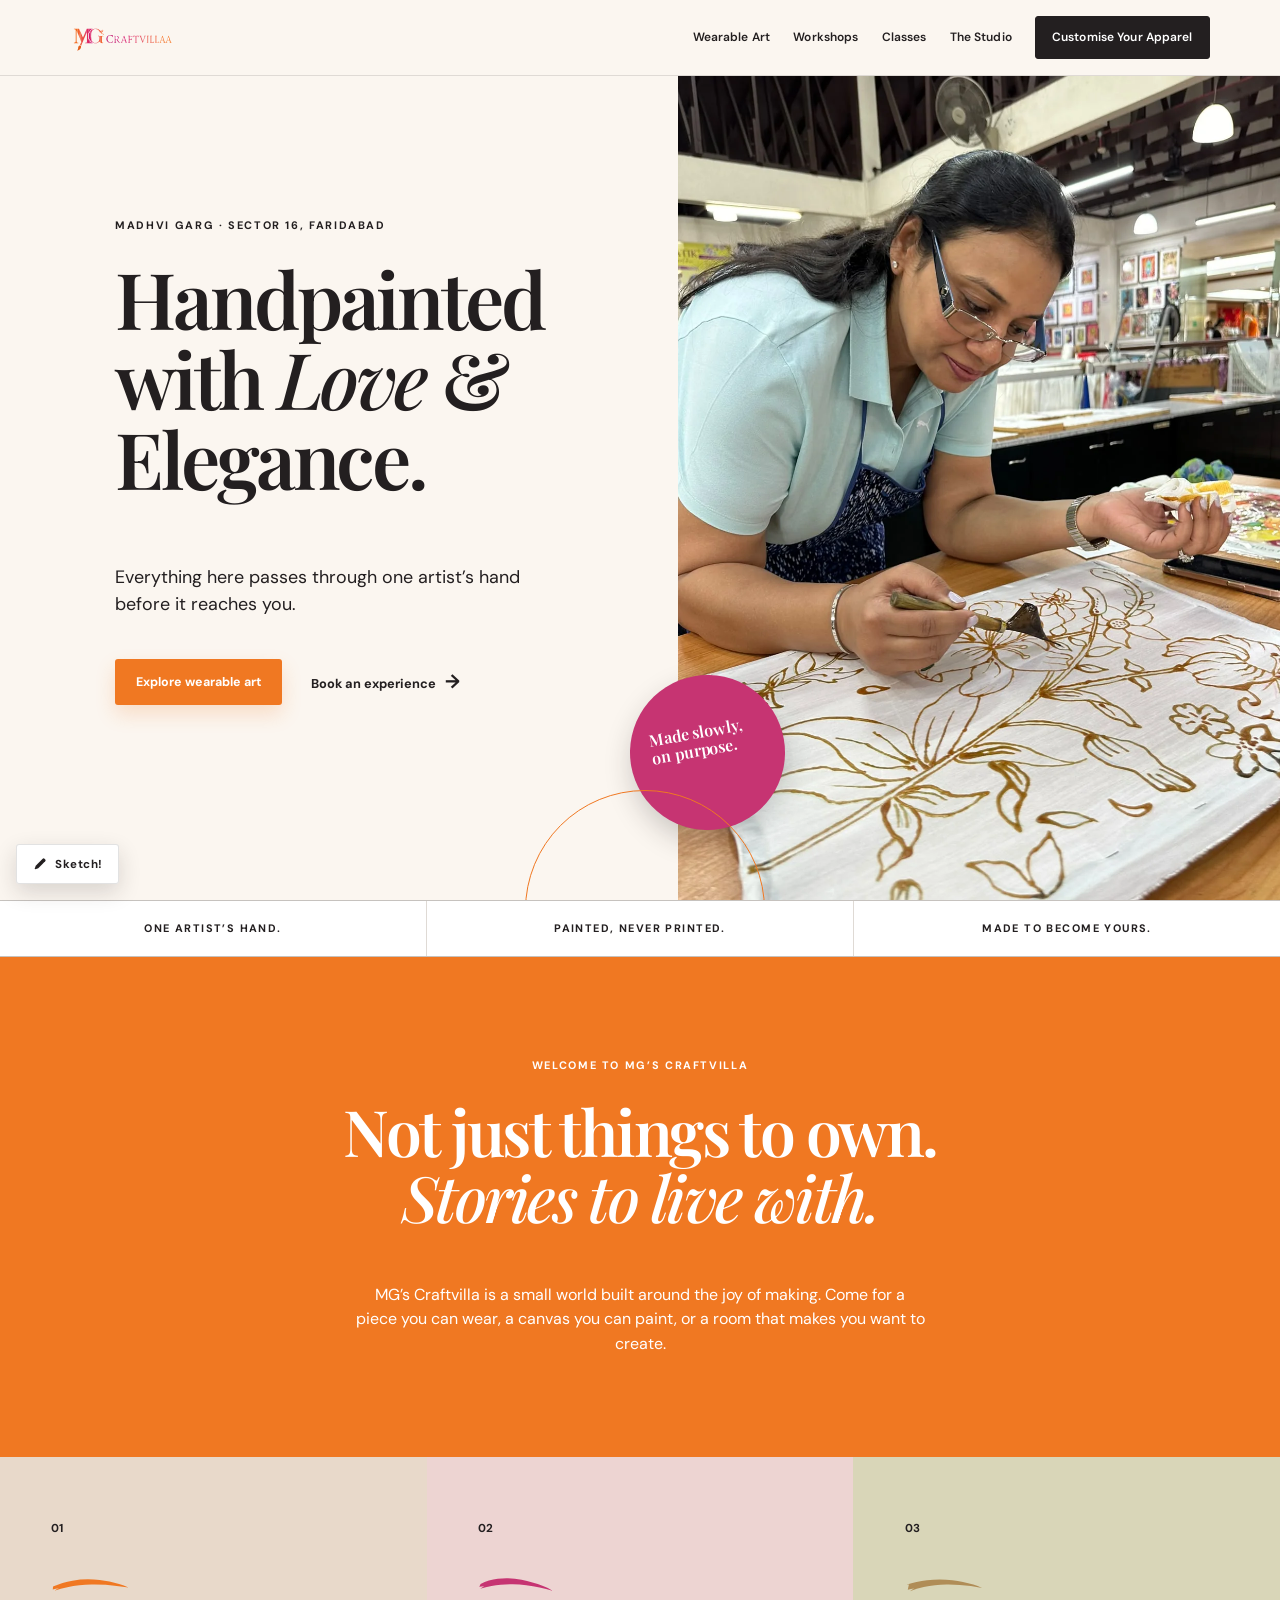
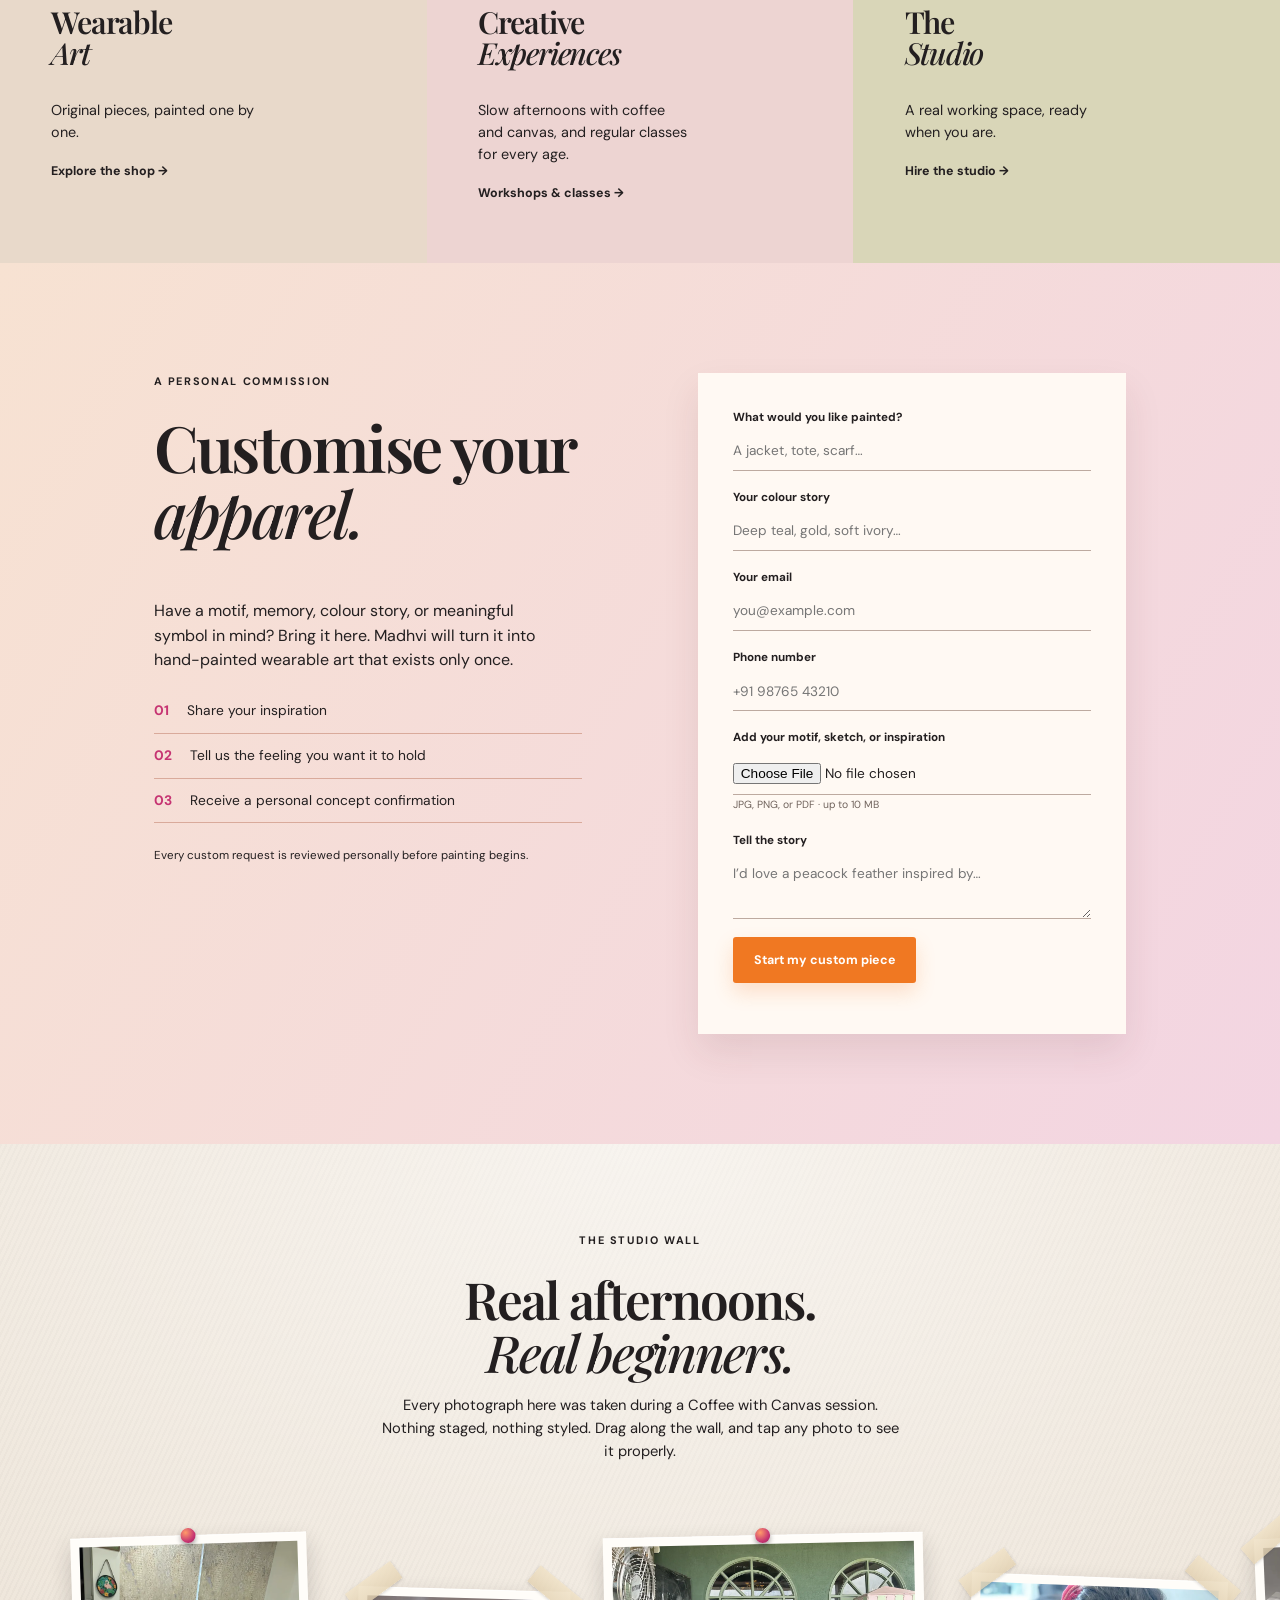
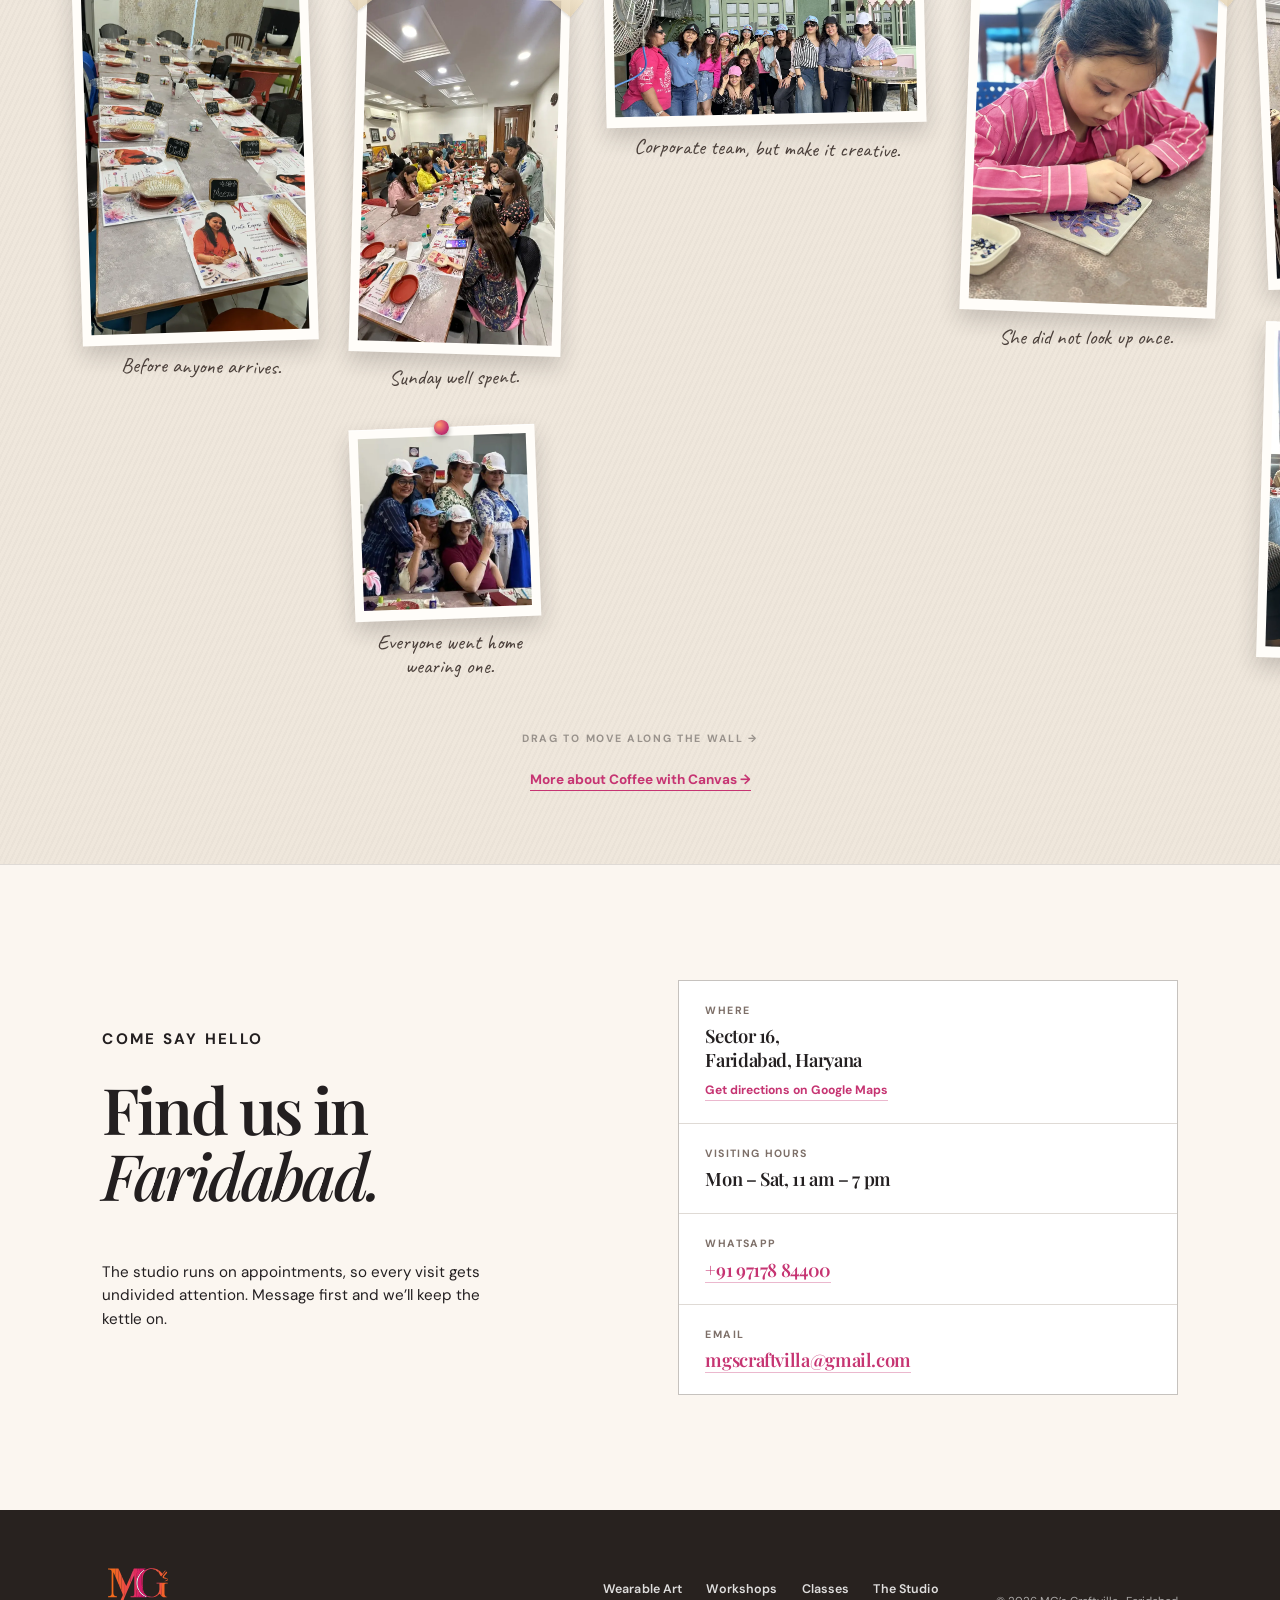
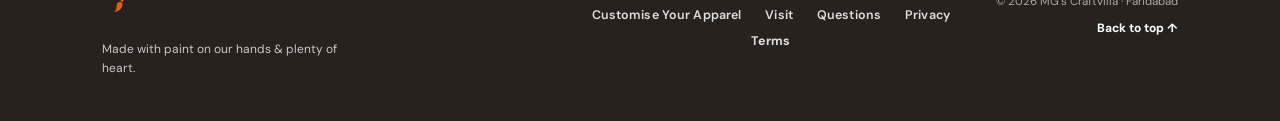
<file: index.html>
<!doctype html>
<html lang="en">
<head>
  <meta charset="UTF-8" />
  <meta name="viewport" content="width=device-width, initial-scale=1.0, viewport-fit=cover" />
  <meta name="description" content="MG's Craftvilla creates one-of-one hand-painted wearable art, intimate Coffee with Canvas workshops, and an art-filled working studio for hourly hire in Sector 16, Faridabad." />
  <title>Handpainted with Love & Elegance | MG's Craftvilla</title>

  <!-- Netlify URL for now; swap this and the tags below for the real domain -->
  <link rel="canonical" href="https://mgscraftvilla.in/" />
  <meta name="theme-color" content="#fbf6f0" />
  <link rel="icon" href="assets/mg-craftvillaa-mark.svg" type="image/svg+xml" /><link rel="icon" href="favicon.ico" sizes="32x32" /><link rel="apple-touch-icon" href="apple-touch-icon.png" />

  <meta property="og:type" content="website" />
  <meta property="og:site_name" content="MG's Craftvilla" />
  <meta property="og:title" content="Handpainted with Love & Elegance | MG's Craftvilla" />
  <meta property="og:description" content="One-of-one hand-painted wearable art, Coffee with Canvas workshops, and an art-filled working studio in Sector 16, Faridabad." />
  <meta property="og:url" content="https://mgscraftvilla.in/" />
  <meta property="og:image" content="https://mgscraftvilla.in/assets/og-logo.jpg" />
  <meta property="og:image:width" content="1200" />
  <meta property="og:image:height" content="1200" />
  <meta property="og:locale" content="en_IN" />
  <meta name="twitter:card" content="summary" />
  <meta name="twitter:title" content="Handpainted with Love & Elegance | MG's Craftvilla" />
  <meta name="twitter:description" content="One-of-one hand-painted wearable art, Coffee with Canvas workshops, and an art-filled working studio in Sector 16, Faridabad." />
  <meta name="twitter:image" content="https://mgscraftvilla.in/assets/og-logo.jpg" />

  <link rel="preconnect" href="https://fonts.googleapis.com"><link rel="preconnect" href="https://fonts.gstatic.com" crossorigin>
  <link href="https://fonts.googleapis.com/css2?family=Caveat:wght@500;600&family=DM+Sans:wght@400;500;600;700&family=Playfair+Display:ital,wght@0,500;0,600;0,700;1,600&display=swap" rel="stylesheet">
  <link rel="preload" as="image" href="assets/madhvi-painting.webp" fetchpriority="high" />
  <link rel="stylesheet" href="styles.css" /><link rel="stylesheet" href="brand.css" /><link rel="stylesheet" href="fixes.css" /><link rel="stylesheet" href="refinement.css" /><link rel="stylesheet" href="revamp.css" />

  <script type="application/ld+json">
  {
    "@context": "https://schema.org",
    "@type": "LocalBusiness",
    "@id": "https://mgscraftvilla.in/#business",
    "name": "MG's Craftvilla",
    "description": "Hand-painted wearable art, Coffee with Canvas workshops, and an art-filled working studio available for hourly hire.",
    "url": "https://mgscraftvilla.in/",
    "image": "https://mgscraftvilla.in/assets/og-logo.jpg",
    "logo": "https://mgscraftvilla.in/assets/mg-craftvillaa-mark.svg",
    "telephone": "+91-97178-84400",
    "email": "mgscraftvilla@gmail.com",
    "priceRange": "$$",
    "founder": { "@type": "Person", "name": "Madhvi Garg", "jobTitle": "Artist & Founder" },
    "address": {
      "@type": "PostalAddress",
      "streetAddress": "Sector 16",
      "addressLocality": "Faridabad",
      "addressRegion": "Haryana",
      "postalCode": "121002",
      "addressCountry": "IN"
    },
    "geo": {
      "@type": "GeoCoordinates",
      "latitude": 28.4124571,
      "longitude": 77.3207087
    },
    "hasMap": "https://maps.google.com/?cid=14470450557633350763",
    "openingHoursSpecification": [{
      "@type": "OpeningHoursSpecification",
      "dayOfWeek": ["Monday","Tuesday","Wednesday","Thursday","Friday","Saturday"],
      "opens": "11:00",
      "closes": "19:00"
    }],
    "areaServed": "Faridabad, Delhi NCR",
    "makesOffer": [
      { "@type": "Offer", "itemOffered": { "@type": "Product", "name": "Hand-painted wearable art" } },
      { "@type": "Offer", "itemOffered": { "@type": "Service", "name": "Coffee with Canvas workshops" } },
      { "@type": "Offer", "itemOffered": { "@type": "Service", "name": "Creative studio hire" } }
    ]
  }
  </script>
</head>
<body>
  <a class="skip-link" href="#main">Skip to content</a>
  <header class="site-header"><a href="index.html" aria-label="MG's Craftvilla home"><img class="brand-logo" src="assets/mg-craftvillaa-logo-transparent.svg" alt="MG's Craftvilla" width="110" height="55" /></a><button class="menu" aria-label="Open navigation">☰</button><nav aria-label="Primary"><a href="shop.html">Wearable Art</a><a href="workshops.html">Workshops</a><a href="classes.html">Classes</a><a href="studio.html">The Studio</a><a href="custom.html" class="nav-cta">Customise Your Apparel</a></nav></header>
  <main id="main">
    <section class="hero" id="home"><div class="hero-copy"><p class="eyebrow">Madhvi Garg · Sector 16, Faridabad</p><h1>Handpainted with <i>Love</i> & Elegance.</h1><p class="intro">Everything here passes through one artist’s hand before it reaches you.</p><div class="actions"><a class="button button-orange" href="shop.html">Explore wearable art</a><a class="text-link" href="workshops.html">Book an experience <span aria-hidden="true">→</span></a></div></div><div class="hero-art"><img src="assets/madhvi-painting.webp" alt="Madhvi Garg hand-painting floral artwork on fabric" width="1200" height="1600" fetchpriority="high" decoding="async" /><span class="paint-note">Made slowly,<br>on purpose.</span></div><div class="arc" aria-hidden="true"></div></section>
    <aside class="proof-strip" aria-label="What makes MG's Craftvilla different"><div>One artist’s hand.</div><div>Painted, never printed.</div><div>Made to become yours.</div></aside><section class="intro-band"><p class="eyebrow">Welcome to MG’s Craftvilla</p><h2>Not just things to own.<br><i>Stories to live with.</i></h2><p>MG’s Craftvilla is a small world built around the joy of making. Come for a piece you can wear, a canvas you can paint, or a room that makes you want to create.</p></section>
    <section class="paths" aria-label="Explore MG's Craftvilla"><a href="shop.html" class="path shop-path"><span class="num">01</span><span class="icon" aria-hidden="true"></span><h3>Wearable<br><i>Art</i></h3><p>Original pieces, painted one by one.</p><b>Explore the shop →</b></a><a href="workshops.html" class="path workshop-path"><span class="num">02</span><span class="icon" aria-hidden="true"></span><h3>Creative<br><i>Experiences</i></h3><p>Slow afternoons with coffee and canvas, and regular classes for every age.</p><b>Workshops &amp; classes →</b></a><a href="studio.html" class="path studio-path"><span class="num">03</span><span class="icon" aria-hidden="true"></span><h3>The<br><i>Studio</i></h3><p>A real working space, ready when you are.</p><b>Hire the studio →</b></a></section>
    <section class="custom" id="custom"><div class="custom-copy"><p class="eyebrow">A personal commission</p><h2>Customise your<br><i>apparel.</i></h2><p>Have a motif, memory, colour story, or meaningful symbol in mind? Bring it here. Madhvi will turn it into hand-painted wearable art that exists only once.</p><ol><li>Share your inspiration</li><li>Tell us the feeling you want it to hold</li><li>Receive a personal concept confirmation</li></ol><small>Every custom request is reviewed personally before painting begins.</small></div><form class="vision-form" id="visionForm" action="https://script.google.com/macros/s/AKfycbwqMx1kkquk6zA5JcxA3MXO7AVpBKVdiENWq3wphzWa5seTRKDUpTsgFLL6-oCwKHNiWw/exec" method="POST"><input type="hidden" name="formType" value="commission"><input type="hidden" name="returnTo" value="https://mgscraftvilla.in/thank-you.html"><input type="text" name="_honey" class="honeypot" tabindex="-1" autocomplete="off" aria-hidden="true" /><label>What would you like painted?<input required name="piece" placeholder="A jacket, tote, scarf…" /></label><label>Your colour story<input required name="colours" placeholder="Deep teal, gold, soft ivory…" /></label><label>Your email<input required type="email" name="email" placeholder="you@example.com" autocomplete="email" /></label><label>Phone number<input required type="tel" name="phone" placeholder="+91 98765 43210" autocomplete="tel"></label><label>Add your motif, sketch, or inspiration<input type="file" name="motif" accept=".jpg,.jpeg,.png,.pdf" /><span>JPG, PNG, or PDF · up to 10 MB</span></label><label>Tell the story<textarea name="story" placeholder="I’d love a peacock feather inspired by…"></textarea></label><button class="button button-orange" type="submit">Start my custom piece</button><p class="form-message" role="status" aria-live="polite"></p></form></section>
    <section class="wall-section" id="wall" aria-labelledby="wall-title"><div class="wall-head"><p class="eyebrow">The studio wall</p><h2 id="wall-title">Real afternoons.<br><i>Real beginners.</i></h2><p>Every photograph here was taken during a Coffee with Canvas session. Nothing staged, nothing styled. Drag along the wall, and tap any photo to see it properly.</p></div><div class="wall" tabindex="0" role="region" aria-label="Studio wall of workshop photographs, scrolls horizontally"><div class="wall-surface"><div class="wall-col" style="--top:0px"><figure class="wall-item is-pinned" style="--rot:-1.8deg;--w:236px"><button type="button" class="wall-shot" data-index="0" aria-label="Open photo: The long studio table laid out before a workshop, with named place cards, paint pots, brushes and a wooden hairbrush at every seat"><img src="assets/workshops/table-set-for-you.webp" alt="The long studio table laid out before a workshop, with named place cards, paint pots, brushes and a wooden hairbrush at every seat" width="675" height="1200" loading="lazy" decoding="async"></button><figcaption class="wall-note" style="--tilt:2.6deg">Before anyone arrives.</figcaption></figure></div><div class="wall-col" style="--top:54px"><figure class="wall-item is-taped" style="--rot:1.6deg;--w:212px"><button type="button" class="wall-shot" data-index="1" aria-label="Open photo: Workshop guests painting along the long studio table, palettes and paints spread out"><img src="assets/workshops/long-table.webp" alt="Workshop guests painting along the long studio table, palettes and paints spread out" width="675" height="1200" loading="lazy" decoding="async"></button><figcaption class="wall-note" style="--tilt:-2.2deg">Sunday well spent.</figcaption></figure><figure class="wall-item is-pinned" style="--rot:-2.1deg;--w:186px"><button type="button" class="wall-shot" data-index="2" aria-label="Open photo: Guests wearing the caps they hand-painted, posing together"><img src="assets/workshops/caps-together.webp" alt="Guests wearing the caps they hand-painted, posing together" width="508" height="520" loading="lazy" decoding="async"></button><figcaption class="wall-note" style="--tilt:1.9deg">Everyone went home wearing one.</figcaption></figure></div><div class="wall-col" style="--top:0px"><figure class="wall-item is-pinned" style="--rot:-1.2deg;--w:320px"><button type="button" class="wall-shot" data-index="3" aria-label="Open photo: A group outside the studio holding up the canvases they painted"><img src="assets/workshops/group-outside.webp" alt="A group outside the studio holding up the canvases they painted" width="1200" height="675" loading="lazy" decoding="async"></button><figcaption class="wall-note" style="--tilt:2.1deg">Corporate team, but make it creative.</figcaption></figure></div><div class="wall-col" style="--top:42px"><figure class="wall-item is-taped" style="--rot:2.2deg;--w:256px"><button type="button" class="wall-shot" data-index="4" aria-label="Open photo: A young girl placing tiny beads onto a small painted canvas with a toothpick, concentrating closely"><img src="assets/workshops/beadwork-hands.webp" alt="A young girl placing tiny beads onto a small painted canvas with a toothpick, concentrating closely" width="900" height="1200" loading="lazy" decoding="async"></button><figcaption class="wall-note" style="--tilt:-2.4deg">She did not look up once.</figcaption></figure></div><div class="wall-col" style="--top:0px"><figure class="wall-item is-taped" style="--rot:-2.4deg;--w:204px"><button type="button" class="wall-shot" data-index="5" aria-label="Open photo: Guests bent over their canvases mid-session, everyone absorbed in their own painting"><img src="assets/workshops/heads-down.webp" alt="Guests bent over their canvases mid-session, everyone absorbed in their own painting" width="675" height="1200" loading="lazy" decoding="async"></button></figure><figure class="wall-item is-pinned" style="--rot:1.7deg;--w:196px"><button type="button" class="wall-shot" data-index="6" aria-label="Open photo: The studio in warm evening light during a painting session"><img src="assets/workshops/warm-evening.webp" alt="The studio in warm evening light during a painting session" width="675" height="1200" loading="lazy" decoding="async"></button></figure></div><div class="wall-col" style="--top:66px"><figure class="wall-item is-taped" style="--rot:-1.4deg;--w:208px"><button type="button" class="wall-shot" data-index="7" aria-label="Open photo: The studio&#x27;s arched windows above the long work table"><img src="assets/workshops/arched-windows.webp" alt="The studio&#x27;s arched windows above the long work table" width="675" height="1200" loading="lazy" decoding="async"></button></figure></div><div class="wall-col" style="--top:0px"><figure class="wall-item is-pinned" style="--rot:1.5deg;--w:318px"><button type="button" class="wall-shot" data-index="8" aria-label="Open photo: The whole workshop group gathered together at the end of a session"><img src="assets/workshops/whole-group.webp" alt="The whole workshop group gathered together at the end of a session" width="1200" height="675" loading="lazy" decoding="async"></button><figcaption class="wall-note" style="--tilt:-2.0deg">Nobody left on time.</figcaption></figure></div><div class="wall-col" style="--top:36px"><figure class="wall-item is-taped" style="--rot:-2.3deg;--w:266px"><button type="button" class="wall-shot" data-index="9" aria-label="Open photo: Two friends painting side by side at the studio table"><img src="assets/workshops/two-friends.webp" alt="Two friends painting side by side at the studio table" width="900" height="1200" loading="lazy" decoding="async"></button><figcaption class="wall-note" style="--tilt:2.5deg">She said she could not paint.</figcaption></figure></div><div class="wall-col" style="--top:0px"><figure class="wall-item is-pinned" style="--rot:2.5deg;--w:200px"><button type="button" class="wall-shot" data-index="10" aria-label="Open photo: A young painter working carefully on a purple bottle"><img src="assets/workshops/young-painter.webp" alt="A young painter working carefully on a purple bottle" width="675" height="1200" loading="lazy" decoding="async"></button><figcaption class="wall-note" style="--tilt:-1.8deg">Very serious business.</figcaption></figure></div><div class="wall-col" style="--top:60px"><figure class="wall-item is-taped" style="--rot:-1.9deg;--w:246px"><button type="button" class="wall-shot" data-index="11" aria-label="Open photo: A guest hand-painting a monogram onto a white cap"><img src="assets/workshops/painting-a-cap.webp" alt="A guest hand-painting a monogram onto a white cap" width="900" height="1200" loading="lazy" decoding="async"></button><figcaption class="wall-note" style="--tilt:2.2deg">First time painting.</figcaption></figure></div><div class="wall-col" style="--top:0px"><figure class="wall-item is-taped" style="--rot:2.3deg;--w:194px"><button type="button" class="wall-shot" data-index="12" aria-label="Open photo: A guest painting florals onto a glass bottle for the first time"><img src="assets/workshops/first-bottle.webp" alt="A guest painting florals onto a glass bottle for the first time" width="675" height="1200" loading="lazy" decoding="async"></button><figcaption class="wall-note" style="--tilt:-2.5deg">Started with &#8220;I&#8217;ll just watch.&#8221;</figcaption></figure></div><div class="wall-col" style="--top:46px"><figure class="wall-item is-pinned" style="--rot:-2.0deg;--w:260px"><button type="button" class="wall-shot" data-index="13" aria-label="Open photo: A guest hand-painting a floral motif onto a fabric clutch"><img src="assets/workshops/painting-a-clutch.webp" alt="A guest hand-painting a floral motif onto a fabric clutch" width="900" height="1200" loading="lazy" decoding="async"></button></figure></div><div class="wall-col" style="--top:0px"><figure class="wall-item is-taped" style="--rot:1.9deg;--w:190px"><button type="button" class="wall-shot" data-index="14" aria-label="Open photo: Children painting together at their own table in the studio"><img src="assets/workshops/kids-table.webp" alt="Children painting together at their own table in the studio" width="675" height="1200" loading="lazy" decoding="async"></button></figure><figure class="wall-item is-pinned" style="--rot:-2.2deg;--w:206px"><button type="button" class="wall-shot" data-index="15" aria-label="Open photo: The studio full of guests painting, seen from the far end of the room"><img src="assets/workshops/full-room.webp" alt="The studio full of guests painting, seen from the far end of the room" width="675" height="1200" loading="lazy" decoding="async"></button></figure></div><div class="wall-col" style="--top:34px"><figure class="wall-item is-taped" style="--rot:1.3deg;--w:316px"><button type="button" class="wall-shot" data-index="16" aria-label="Open photo: Workshop guests holding up the pieces they painted"><img src="assets/workshops/holding-them-up.webp" alt="Workshop guests holding up the pieces they painted" width="1200" height="675" loading="lazy" decoding="async"></button><figcaption class="wall-note" style="--tilt:-2.3deg">3 hours. Zero artistic experience.</figcaption></figure></div></div></div><p class="wall-hint" aria-hidden="true">drag to move along the wall →</p><p class="wall-cta"><a href="workshops.html">More about Coffee with Canvas <span aria-hidden="true">→</span></a></p></section>
    <section class="visit section" id="visit"><div class="visit-copy"><p class="eyebrow">Come say hello</p><h2>Find us in<br><i>Faridabad.</i></h2><p>The studio runs on appointments, so every visit gets undivided attention. Message first and we’ll keep the kettle on.</p></div><ul class="visit-list"><li><span>Where</span><b>Sector 16,<br>Faridabad, Haryana</b><a class="visit-directions" href="https://maps.google.com/?cid=14470450557633350763" target="_blank" rel="noopener">Get directions on Google Maps</a></li><li><span>Visiting hours</span><b>Mon – Sat, 11 am – 7 pm</b></li><li><span>WhatsApp</span><b><a href="https://wa.me/919717884400?text=Hi%20MG%27s%20Craftvilla%2C%20I%27d%20like%20to%20enquire.">+91 97178 84400</a></b></li><li><span>Email</span><b><a href="mailto:mgscraftvilla@gmail.com">mgscraftvilla@gmail.com</a></b></li></ul></section>
  </main>
  <footer><div class="footer-brand"><a href="index.html" aria-label="MG's Craftvilla home"><img class="brand-mark" src="assets/mg-craftvillaa-mark.svg" alt="MG's Craftvilla" width="72" height="72" decoding="async" /></a><p>Made with paint on our hands &amp; plenty of heart.</p></div><nav class="footer-nav" aria-label="Footer"><a href="shop.html">Wearable Art</a><a href="workshops.html">Workshops</a><a href="classes.html">Classes</a><a href="studio.html">The Studio</a><a href="custom.html">Customise Your Apparel</a><a href="#visit">Visit</a><a href="faq.html">Questions</a><a href="privacy.html">Privacy</a><a href="terms.html">Terms</a></nav><div class="footer-meta"><p>&copy; <span id="year">2026</span> MG’s Craftvilla · Faridabad</p><a href="#home">Back to top <span aria-hidden="true">↑</span></a></div></footer><a class="mobile-enquiry" href="https://wa.me/919717884400?text=Hi%20MG%27s%20Craftvilla%2C%20I%27d%20like%20to%20enquire.">WhatsApp MG’s</a>
  <dialog id="waitlist" aria-labelledby="waitlist-title"><button class="close" aria-label="Close">×</button><p class="eyebrow">Coffee with Canvas</p><h2 id="waitlist-title">Save me a seat.</h2><p>Join the list and be first to know when the next slow, colourful afternoon opens.</p><form id="waitlistForm" action="https://script.google.com/macros/s/AKfycbwqMx1kkquk6zA5JcxA3MXO7AVpBKVdiENWq3wphzWa5seTRKDUpTsgFLL6-oCwKHNiWw/exec" method="POST"><input type="hidden" name="formType" value="waitlist"><input type="hidden" name="returnTo" value="https://mgscraftvilla.in/thank-you.html"><input type="text" name="_honey" class="honeypot" tabindex="-1" autocomplete="off" aria-hidden="true" /><label>Your name<input name="name" required placeholder="Your name" autocomplete="name" /></label><label>Email address<input name="email" type="email" required placeholder="you@example.com" autocomplete="email" /></label><label>Phone number<input name="phone" type="tel" required placeholder="+91 98765 43210" autocomplete="tel" /></label><button class="button button-magenta" type="submit">Join the waitlist</button><p class="form-message" role="status" aria-live="polite"></p></form></dialog><dialog class="lightbox" id="wallLightbox" aria-label="Workshop photograph"><button type="button" class="lightbox-close" aria-label="Close photo">×</button><button type="button" class="lightbox-nav prev" aria-label="Previous photo">‹</button><button type="button" class="lightbox-nav next" aria-label="Next photo">›</button><figure><img id="lightboxImg" alt=""><figcaption id="lightboxNote"></figcaption></figure></dialog>
  <script src="script.js"></script>
  <script src="studio-wall.js"></script><script src="annotate.js"></script><script src="analytics.js"></script>
</body></html>
</file>
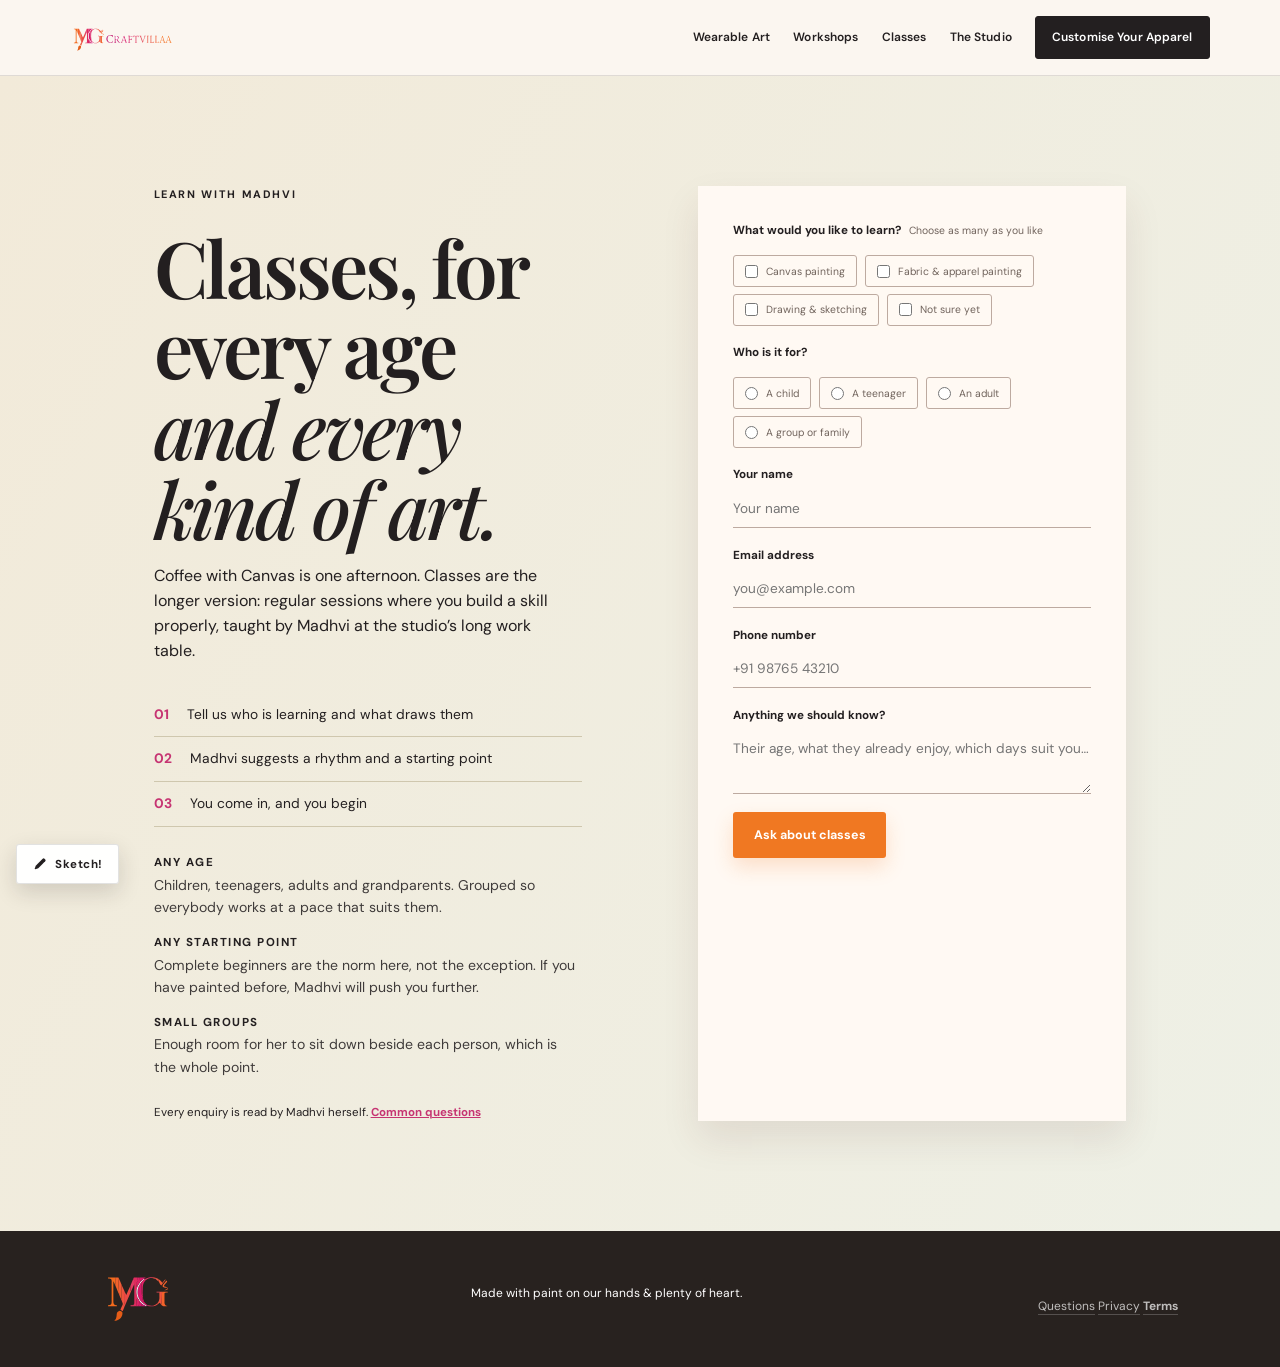
<file: classes.html>
<!doctype html><html lang="en"><head><meta charset="UTF-8"><meta name="viewport" content="width=device-width,initial-scale=1, viewport-fit=cover"><meta name="description" content="Regular art classes with Madhvi Garg in Sector 16, Faridabad. Canvas, fabric painting and drawing, taught in small groups for children, teenagers and adults."><title>Art Classes | MG's Craftvilla</title><link rel="canonical" href="https://mgscraftvilla.in/classes.html"><meta property="og:type" content="website"><meta property="og:site_name" content="MG's Craftvilla"><meta property="og:title" content="Art Classes | MG's Craftvilla"><meta property="og:description" content="Regular art classes with Madhvi Garg in Sector 16, Faridabad. Canvas, fabric painting and drawing, taught in small groups for children, teenagers and adults."><meta property="og:url" content="https://mgscraftvilla.in/classes.html"><meta property="og:image" content="https://mgscraftvilla.in/assets/og-logo.jpg"><meta property="og:image:width" content="1200"><meta property="og:image:height" content="1200"><meta property="og:locale" content="en_IN"><meta name="twitter:card" content="summary"><meta name="twitter:title" content="Art Classes | MG's Craftvilla"><meta name="twitter:description" content="Regular art classes with Madhvi Garg in Sector 16, Faridabad. Canvas, fabric painting and drawing, taught in small groups for children, teenagers and adults."><meta name="twitter:image" content="https://mgscraftvilla.in/assets/og-logo.jpg"><link rel="icon" href="assets/mg-craftvillaa-mark.svg" type="image/svg+xml"><link rel="icon" href="favicon.ico" sizes="32x32"><link rel="apple-touch-icon" href="apple-touch-icon.png"><link rel="preconnect" href="https://fonts.googleapis.com"><link rel="preconnect" href="https://fonts.gstatic.com" crossorigin><link href="https://fonts.googleapis.com/css2?family=Caveat:wght@500;600&family=DM+Sans:wght@400;500;600;700&family=Playfair+Display:ital,wght@0,500;0,600;0,700;1,600&display=swap" rel="stylesheet"><link rel="stylesheet" href="styles.css"><link rel="stylesheet" href="brand.css"><link rel="stylesheet" href="fixes.css"><link rel="stylesheet" href="refinement.css"><link rel="stylesheet" href="revamp.css"></head><body><a class="skip-link" href="#main">Skip to content</a><header class="site-header page-header"><a href="index.html" aria-label="MG's Craftvilla home"><img class="brand-logo" src="assets/mg-craftvillaa-logo-transparent.svg" alt="MG's Craftvilla" width="110" height="55"></a><button class="menu" aria-label="Open navigation">&#9776;</button><nav aria-label="Primary"><a href="shop.html">Wearable Art</a><a href="workshops.html">Workshops</a><a href="classes.html" aria-current="page">Classes</a><a href="studio.html">The Studio</a><a href="custom.html" class="nav-cta">Customise Your Apparel</a></nav></header><main class="page" id="main">
<section class="classes-page">
<div class="classes-copy">
<p class="eyebrow">Learn with Madhvi</p>
<h1>Classes, for every age<br><i>and every kind of art.</i></h1>
<p>Coffee with Canvas is one afternoon. Classes are the longer version: regular sessions where you build a skill properly, taught by Madhvi at the studio&rsquo;s long work table.</p>
<ol>
<li>Tell us who is learning and what draws them</li>
<li>Madhvi suggests a rhythm and a starting point</li>
<li>You come in, and you begin</li>
</ol>
<div class="classes-facts">
<div><b>Any age</b><span>Children, teenagers, adults and grandparents. Grouped so everybody works at a pace that suits them.</span></div>
<div><b>Any starting point</b><span>Complete beginners are the norm here, not the exception. If you have painted before, Madhvi will push you further.</span></div>
<div><b>Small groups</b><span>Enough room for her to sit down beside each person, which is the whole point.</span></div>
</div>
<small>Every enquiry is read by Madhvi herself. <a href="faq.html">Common questions</a></small>
</div>

<form class="vision-form classes-form" id="classesForm" action="https://script.google.com/macros/s/AKfycbwqMx1kkquk6zA5JcxA3MXO7AVpBKVdiENWq3wphzWa5seTRKDUpTsgFLL6-oCwKHNiWw/exec" method="POST">
<input type="hidden" name="formType" value="classes">
<input type="hidden" name="returnTo" value="https://mgscraftvilla.in/thank-you.html">
<input type="text" name="_honey" class="honeypot" tabindex="-1" autocomplete="off" aria-hidden="true">

<fieldset class="choice-set">
<legend>What would you like to learn?<span>Choose as many as you like</span></legend>
<label class="choice"><input type="checkbox" name="interest" value="Canvas painting"><span>Canvas painting</span></label>
<label class="choice"><input type="checkbox" name="interest" value="Fabric and apparel painting"><span>Fabric &amp; apparel painting</span></label>
<label class="choice"><input type="checkbox" name="interest" value="Drawing and sketching"><span>Drawing &amp; sketching</span></label>
<label class="choice"><input type="checkbox" name="interest" value="Not sure yet"><span>Not sure yet</span></label>
</fieldset>

<fieldset class="choice-set">
<legend>Who is it for?</legend>
<label class="choice"><input type="radio" name="learner" value="A child"><span>A child</span></label>
<label class="choice"><input type="radio" name="learner" value="A teenager"><span>A teenager</span></label>
<label class="choice"><input type="radio" name="learner" value="An adult"><span>An adult</span></label>
<label class="choice"><input type="radio" name="learner" value="A group or family"><span>A group or family</span></label>
</fieldset>

<label>Your name<input required name="name" placeholder="Your name" autocomplete="name"></label>
<label>Email address<input required type="email" name="email" placeholder="you@example.com" autocomplete="email"></label>
<label>Phone number<input required type="tel" name="phone" placeholder="+91 98765 43210" autocomplete="tel"></label>
<label>Anything we should know?<textarea name="notes" placeholder="Their age, what they already enjoy, which days suit you&hellip;"></textarea></label>
<button class="button button-orange" type="submit">Ask about classes</button>
<p class="form-message" role="status" aria-live="polite"></p>
</form>
</section>
</main>

<footer><a href="index.html" aria-label="MG's Craftvilla home"><img class="brand-mark" src="assets/mg-craftvillaa-mark.svg" alt="MG's Craftvilla" width="72" height="72" decoding="async"></a><p>Made with paint on our hands &amp; plenty of heart.</p><p class="footer-legal"><a href="faq.html">Questions</a> <a href="privacy.html">Privacy</a> <a href="terms.html">Terms</a></p></footer>
<script src="script.js"></script><script src="annotate.js"></script><script src="analytics.js"></script>
</body></html>
</file>
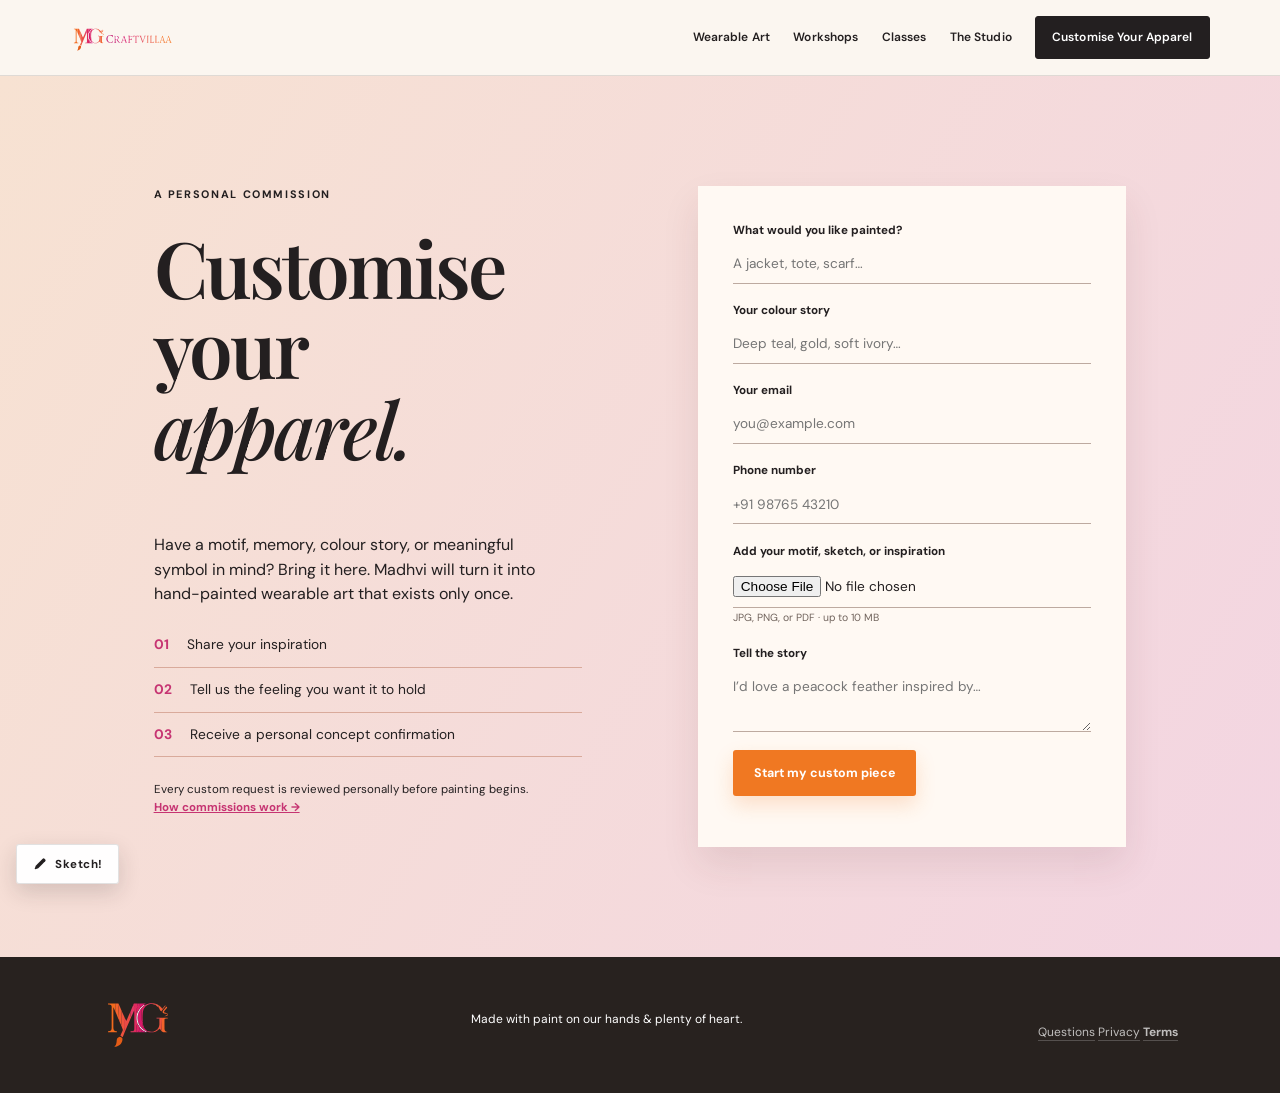
<file: custom.html>
<!doctype html><html lang="en"><head><meta charset="UTF-8"><meta name="viewport" content="width=device-width,initial-scale=1, viewport-fit=cover"><meta name="description" content="Commission a custom hand-painted jacket, tote or scarf. Upload your motif and Madhvi turns your story into wearable art."><title>Customise Your Apparel | MG's Craftvilla</title><link rel="canonical" href="https://mgscraftvilla.in/custom.html"><meta property="og:type" content="website"><meta property="og:site_name" content="MG's Craftvilla"><meta property="og:title" content="Customise Your Apparel | MG's Craftvilla"><meta property="og:description" content="Commission hand-painted wearable art from Madhvi Garg: your motif, your colour story, made once."><meta property="og:url" content="https://mgscraftvilla.in/custom.html"><meta property="og:image" content="https://mgscraftvilla.in/assets/og-logo.jpg"><meta property="og:image:width" content="1200"><meta property="og:image:height" content="1200"><meta property="og:locale" content="en_IN"><meta name="twitter:card" content="summary"><meta name="twitter:title" content="Customise Your Apparel | MG's Craftvilla"><meta name="twitter:description" content="Commission hand-painted wearable art from Madhvi Garg: your motif, your colour story, made once."><meta name="twitter:image" content="https://mgscraftvilla.in/assets/og-logo.jpg"><link rel="icon" href="assets/mg-craftvillaa-mark.svg" type="image/svg+xml"><link rel="icon" href="favicon.ico" sizes="32x32"><link rel="apple-touch-icon" href="apple-touch-icon.png"><link rel="preconnect" href="https://fonts.googleapis.com"><link rel="preconnect" href="https://fonts.gstatic.com" crossorigin><link href="https://fonts.googleapis.com/css2?family=DM+Sans:wght@400;500;600;700&family=Playfair+Display:ital,wght@0,500;0,600;0,700;1,600&display=swap" rel="stylesheet"><link rel="stylesheet" href="styles.css"><link rel="stylesheet" href="brand.css"><link rel="stylesheet" href="fixes.css"><link rel="stylesheet" href="refinement.css"><link rel="stylesheet" href="revamp.css"></head><body><a class="skip-link" href="#main">Skip to content</a><header class="site-header page-header"><a href="index.html" aria-label="MG's Craftvilla home"><img class="brand-logo" src="assets/mg-craftvillaa-logo-transparent.svg" alt="MG's Craftvilla" width="110" height="55"></a><button class="menu" aria-label="Open navigation">☰</button><nav aria-label="Primary"><a href="shop.html">Wearable Art</a><a href="workshops.html">Workshops</a><a href="classes.html">Classes</a><a href="studio.html">The Studio</a><a href="custom.html" class="nav-cta">Customise Your Apparel</a></nav></header><main class="page" id="main"><section class="custom custom-page"><div class="custom-copy"><p class="eyebrow">A personal commission</p><h1>Customise your<br><i>apparel.</i></h1><p>Have a motif, memory, colour story, or meaningful symbol in mind? Bring it here. Madhvi will turn it into hand-painted wearable art that exists only once.</p><ol><li>Share your inspiration</li><li>Tell us the feeling you want it to hold</li><li>Receive a personal concept confirmation</li></ol><small>Every custom request is reviewed personally before painting begins. <a href="faq.html">How commissions work →</a></small></div><form class="vision-form" id="visionForm" action="https://script.google.com/macros/s/AKfycbwqMx1kkquk6zA5JcxA3MXO7AVpBKVdiENWq3wphzWa5seTRKDUpTsgFLL6-oCwKHNiWw/exec" method="POST"><input type="hidden" name="formType" value="commission"><input type="hidden" name="returnTo" value="https://mgscraftvilla.in/thank-you.html"><input type="text" name="_honey" class="honeypot" tabindex="-1" autocomplete="off" aria-hidden="true" /><label>What would you like painted?<input required name="piece" placeholder="A jacket, tote, scarf…"></label><label>Your colour story<input required name="colours" placeholder="Deep teal, gold, soft ivory…"></label><label>Your email<input required type="email" name="email" placeholder="you@example.com" autocomplete="email"></label><label>Phone number<input required type="tel" name="phone" placeholder="+91 98765 43210" autocomplete="tel"></label><label>Add your motif, sketch, or inspiration<input type="file" name="motif" accept=".jpg,.jpeg,.png,.pdf"><span>JPG, PNG, or PDF · up to 10 MB</span></label><label>Tell the story<textarea name="story" placeholder="I’d love a peacock feather inspired by…"></textarea></label><button class="button button-orange" type="submit">Start my custom piece</button><p class="form-message" role="status" aria-live="polite"></p></form></section></main><footer><a href="index.html" aria-label="MG's Craftvilla home"><img class="brand-mark" src="assets/mg-craftvillaa-mark.svg" alt="MG's Craftvilla" width="72" height="72" decoding="async"></a><p>Made with paint on our hands &amp; plenty of heart.</p><p class="footer-legal"><a href="faq.html">Questions</a> <a href="privacy.html">Privacy</a> <a href="terms.html">Terms</a></p></footer><script src="script.js"></script><script src="annotate.js"></script><script src="analytics.js"></script></body></html>
</file>
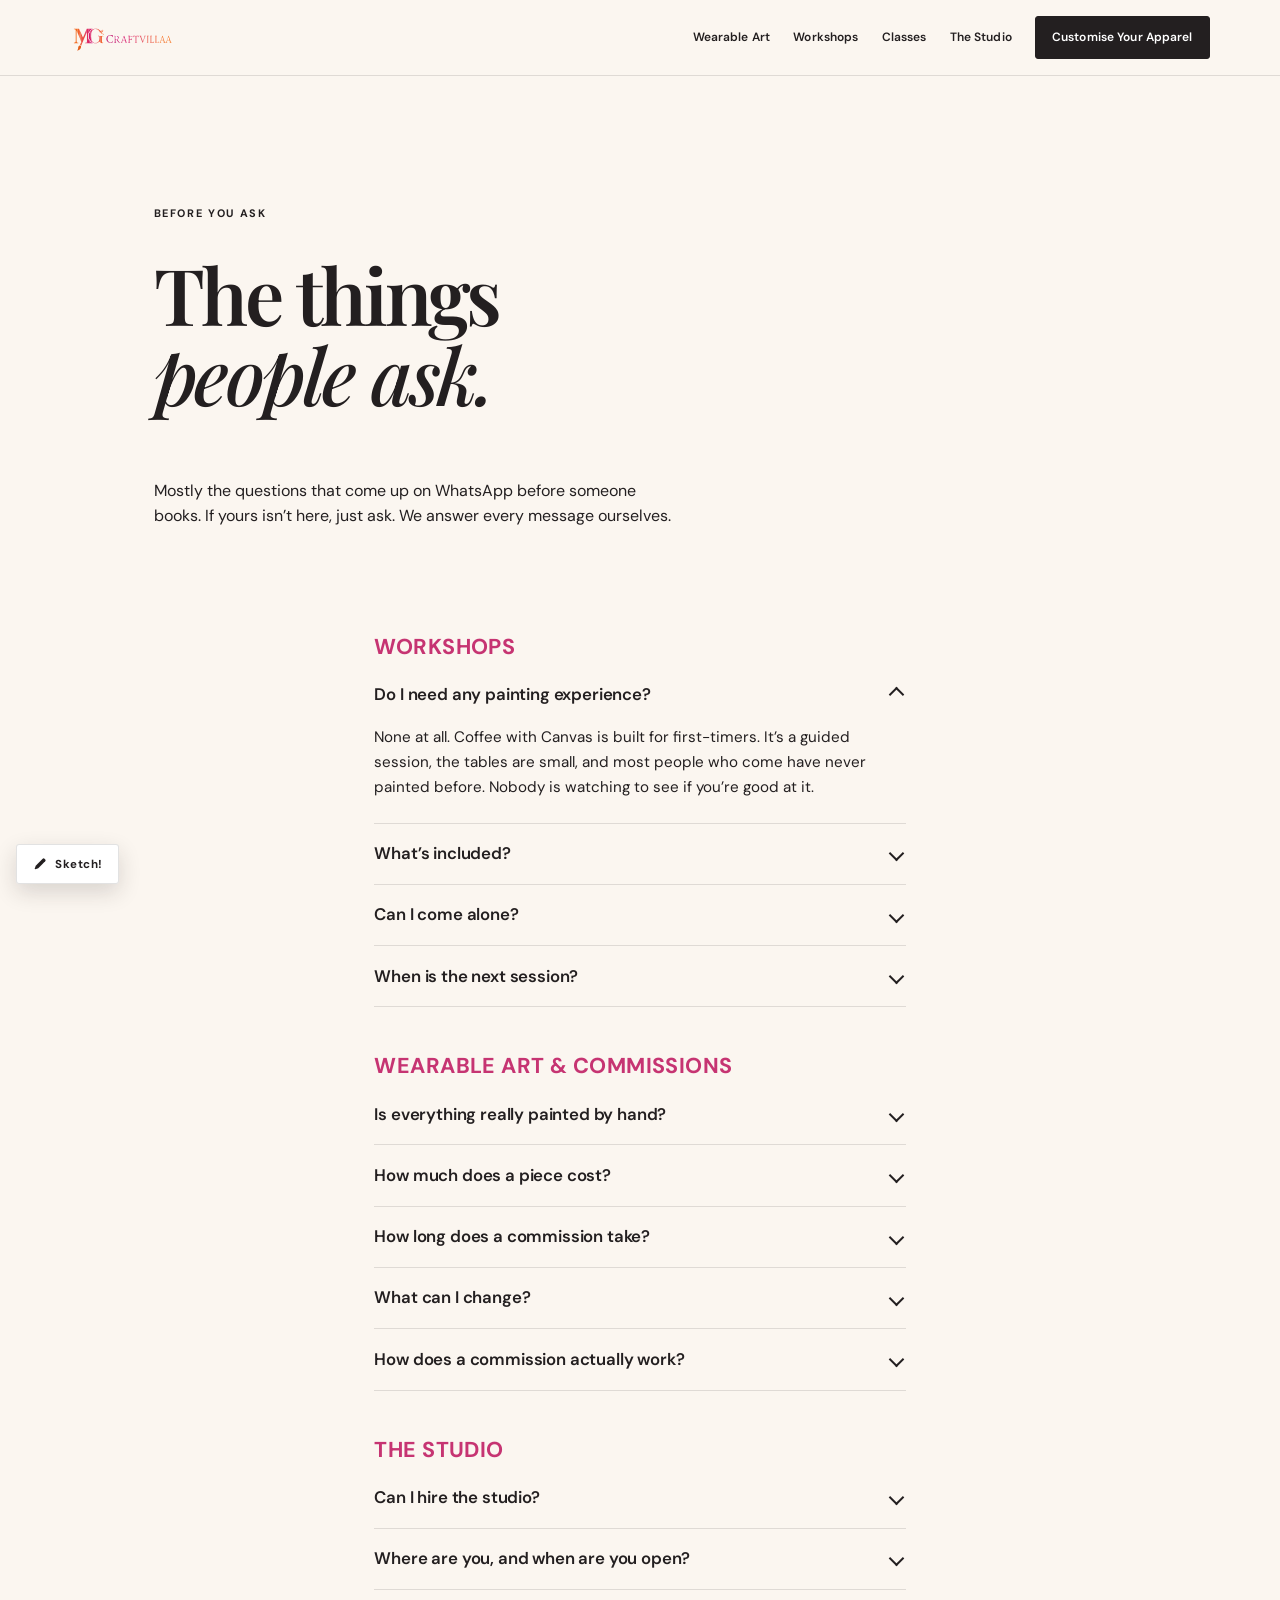
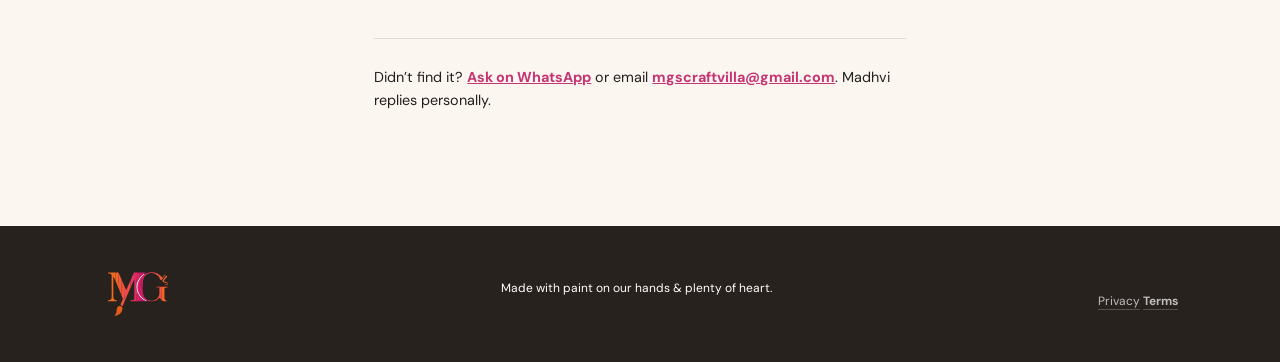
<file: faq.html>
<!doctype html>
<html lang="en">
<head>
<meta charset="UTF-8"><meta name="viewport" content="width=device-width,initial-scale=1, viewport-fit=cover">
<meta name="description" content="Questions people ask before booking a Coffee with Canvas workshop, commissioning hand-painted wearable art, or hiring the studio in Sector 16, Faridabad.">
<title>Questions | MG's Craftvilla</title>
<link rel="canonical" href="https://mgscraftvilla.in/faq.html">
<meta property="og:type" content="website"><meta property="og:site_name" content="MG's Craftvilla">
<meta property="og:title" content="Questions | MG's Craftvilla">
<meta property="og:description" content="Everything people ask before booking a workshop, commissioning a piece, or hiring the studio.">
<meta property="og:url" content="https://mgscraftvilla.in/faq.html">
<meta property="og:image" content="https://mgscraftvilla.in/assets/og-logo.jpg">
<meta property="og:image:width" content="1200"><meta property="og:image:height" content="1200">
<meta property="og:locale" content="en_IN">
<meta name="twitter:card" content="summary">
<meta name="twitter:title" content="Questions | MG's Craftvilla">
<meta name="twitter:description" content="Everything people ask before booking a workshop, commissioning a piece, or hiring the studio.">
<meta name="twitter:image" content="https://mgscraftvilla.in/assets/og-logo.jpg">
<link rel="icon" href="assets/mg-craftvillaa-mark.svg" type="image/svg+xml"><link rel="icon" href="favicon.ico" sizes="32x32"><link rel="apple-touch-icon" href="apple-touch-icon.png">
<link rel="preconnect" href="https://fonts.googleapis.com"><link rel="preconnect" href="https://fonts.gstatic.com" crossorigin>
<link href="https://fonts.googleapis.com/css2?family=DM+Sans:wght@400;500;600;700&family=Playfair+Display:ital,wght@0,500;0,600;0,700;1,600&display=swap" rel="stylesheet">
<link rel="stylesheet" href="styles.css"><link rel="stylesheet" href="brand.css"><link rel="stylesheet" href="fixes.css"><link rel="stylesheet" href="refinement.css"><link rel="stylesheet" href="revamp.css">

<script type="application/ld+json">
{
  "@context": "https://schema.org",
  "@type": "FAQPage",
  "mainEntity": [
    {"@type":"Question","name":"Do I need any painting experience to join a workshop?","acceptedAnswer":{"@type":"Answer","text":"None at all. Coffee with Canvas is built for first-timers. It is a guided session, the tables are small, and most people who come have never painted before."}},
    {"@type":"Question","name":"What is included in a Coffee with Canvas workshop?","acceptedAnswer":{"@type":"Answer","text":"All materials, a guided canvas session, and coffee. You bring nothing but yourself."}},
    {"@type":"Question","name":"Is everything really painted by hand?","acceptedAnswer":{"@type":"Answer","text":"Yes. Every motif is painted by hand by Madhvi Garg. Nothing on the site is a print. Because of that, no two pieces are ever identical."}},
    {"@type":"Question","name":"How much does a hand-painted piece cost?","acceptedAnswer":{"@type":"Answer","text":"It depends on the garment, the fabric and how much painting it takes, so there is no fixed price list. Tell us what you have in mind and we will come back with a price before any painting begins."}},
    {"@type":"Question","name":"How long does a commission take?","acceptedAnswer":{"@type":"Answer","text":"Every piece is painted by one pair of hands, so it depends on what is already on the table. We confirm a timeline along with the concept, before we start."}},
    {"@type":"Question","name":"What can I change on a piece?","acceptedAnswer":{"@type":"Answer","text":"Fabric and colour, sleeve and kurta length, neckline, fit, the florals themselves, your initials, a matching dupatta, or coordinated outfits for the family."}},
    {"@type":"Question","name":"Can I hire the studio?","acceptedAnswer":{"@type":"Answer","text":"Yes. It is a real working studio in Sector 16, Faridabad, available by the hour or for a group, with kitchen access included. People use it for workshops, pop-ups, exhibitions, kitty parties and small celebrations."}},
    {"@type":"Question","name":"Where are you, and when are you open?","acceptedAnswer":{"@type":"Answer","text":"Sector 16, Faridabad, Haryana. Open Monday to Saturday, 11 am to 7 pm. The studio runs on appointments, so message before you come."}}
  ]
}
</script>
</head>
<body>
<a class="skip-link" href="#main">Skip to content</a>
<header class="site-header page-header"><a href="index.html" aria-label="MG's Craftvilla home"><img class="brand-logo" src="assets/mg-craftvillaa-logo-transparent.svg" alt="MG's Craftvilla" width="110" height="55"></a><button class="menu" aria-label="Open navigation">☰</button><nav aria-label="Primary"><a href="shop.html">Wearable Art</a><a href="workshops.html">Workshops</a><a href="classes.html">Classes</a><a href="studio.html">The Studio</a><a href="custom.html" class="nav-cta">Customise Your Apparel</a></nav></header>

<main class="page" id="main">
  <section class="page-intro">
    <p class="eyebrow">Before you ask</p>
    <h1>The things<br><i>people ask.</i></h1>
    <p>Mostly the questions that come up on WhatsApp before someone books. If yours isn’t here, just ask. We answer every message ourselves.</p>
  </section>

  <section class="faq">

    <h2 class="faq-group">Workshops</h2>

    <details class="faq-item" open>
      <summary>Do I need any painting experience?</summary>
      <div class="faq-answer"><p>None at all. Coffee with Canvas is built for first-timers. It’s a guided session, the tables are small, and most people who come have never painted before. Nobody is watching to see if you’re good at it.</p></div>
    </details>

    <details class="faq-item">
      <summary>What’s included?</summary>
      <div class="faq-answer"><p>All materials, a guided canvas session, and a good cup of coffee. You bring nothing but yourself.</p></div>
    </details>

    <details class="faq-item">
      <summary>Can I come alone?</summary>
      <div class="faq-answer"><p>Plenty of people do. The tables are deliberately small and intimate, so coming on your own is easy, and you won’t be the only one.</p></div>
    </details>

    <details class="faq-item">
      <summary>When is the next session?</summary>
      <div class="faq-answer"><p>Dates open in small batches. Join the waitlist and you’ll be told first when the next one is announced.</p>
      <p><button class="button button-magenta" data-open-waitlist>Join the waitlist</button></p></div>
    </details>

    <h2 class="faq-group">Wearable art &amp; commissions</h2>

    <details class="faq-item">
      <summary>Is everything really painted by hand?</summary>
      <div class="faq-answer"><p>Yes. Every motif, by Madhvi. Nothing here is a print. That’s also why no two pieces are ever quite identical, and why small variations are part of the thing rather than a flaw.</p></div>
    </details>

    <details class="faq-item">
      <summary>How much does a piece cost?</summary>
      <div class="faq-answer"><p>It depends on the garment, the fabric, and how much painting it takes, so there’s no fixed price list. Tell us what you have in mind and we’ll come back with a price before any painting begins. No surprises later.</p></div>
    </details>

    <details class="faq-item">
      <summary>How long does a commission take?</summary>
      <div class="faq-answer"><p>Every piece is painted by one pair of hands, so it depends on what’s already on the table. We’ll confirm a timeline along with the concept, before we start.</p></div>
    </details>

    <details class="faq-item">
      <summary>What can I change?</summary>
      <div class="faq-answer"><p>More than most people expect. Fabric and colour, sleeve and kurta length, neckline, fit, the florals themselves, your initials, a matching dupatta, or coordinated outfits for the whole family.</p></div>
    </details>

    <details class="faq-item">
      <summary>How does a commission actually work?</summary>
      <div class="faq-answer"><p>You send us the idea: a motif, a memory, a colour story, a photograph. Madhvi reads every request personally and comes back with a concept and a price. Painting only starts once you’ve said yes to both.</p>
      <p><a class="button button-orange" href="custom.html">Start a commission</a></p></div>
    </details>

    <h2 class="faq-group">The studio</h2>

    <details class="faq-item">
      <summary>Can I hire the studio?</summary>
      <div class="faq-answer"><p>Yes. It’s a real working studio, not a rental set. Long work tables, a quiet room and a working kitchen. Available by the hour or for a group, with kitchen access included. People use it for workshops, pop-ups, exhibitions, kitty parties and small celebrations.</p></div>
    </details>

    <details class="faq-item">
      <summary>Where are you, and when are you open?</summary>
      <div class="faq-answer"><p>Sector 16, Faridabad, Haryana. Open Monday to Saturday, 11 am to 7 pm.</p>
      <p>The studio runs on appointments so every visit gets proper attention, so message before you come.</p>
      <p><a class="button whatsapp" href="https://wa.me/919717884400?text=Hi%20MG%27s%20Craftvilla%2C%20I%27d%20like%20to%20visit%20the%20studio.">Message us on WhatsApp</a></p></div>
    </details>

    <p class="faq-foot">Didn’t find it? <a href="https://wa.me/919717884400?text=Hi%20MG%27s%20Craftvilla%2C%20I%20have%20a%20question.">Ask on WhatsApp</a> or email <a href="mailto:mgscraftvilla@gmail.com">mgscraftvilla@gmail.com</a>. Madhvi replies personally.</p>
  </section>
</main>

<footer><a href="index.html" aria-label="MG's Craftvilla home"><img class="brand-mark" src="assets/mg-craftvillaa-mark.svg" alt="MG's Craftvilla" width="72" height="72" decoding="async"></a><p>Made with paint on our hands &amp; plenty of heart.</p><p class="footer-legal"><a href="privacy.html">Privacy</a> <a href="terms.html">Terms</a></p></footer>

<dialog id="waitlist" aria-labelledby="waitlist-title"><button class="close" aria-label="Close">×</button><p class="eyebrow">Coffee with Canvas</p><h2 id="waitlist-title">Save me a seat.</h2><p>Join the list and be first to know when the next slow, colourful afternoon opens.</p><form id="waitlistForm" action="https://script.google.com/macros/s/AKfycbwqMx1kkquk6zA5JcxA3MXO7AVpBKVdiENWq3wphzWa5seTRKDUpTsgFLL6-oCwKHNiWw/exec" method="POST"><input type="hidden" name="formType" value="waitlist"><input type="hidden" name="returnTo" value="https://mgscraftvilla.in/thank-you.html"><input type="text" name="_honey" class="honeypot" tabindex="-1" autocomplete="off" aria-hidden="true" /><label>Your name<input name="name" required placeholder="Your name" autocomplete="name" /></label><label>Email address<input name="email" type="email" required placeholder="you@example.com" autocomplete="email" /></label><label>Phone number<input name="phone" type="tel" required placeholder="+91 98765 43210" autocomplete="tel" /></label><button class="button button-magenta" type="submit">Join the waitlist</button><p class="form-message" role="status" aria-live="polite"></p></form></dialog>

<script src="script.js"></script><script src="annotate.js"></script><script src="analytics.js"></script>
</body></html>
</file>
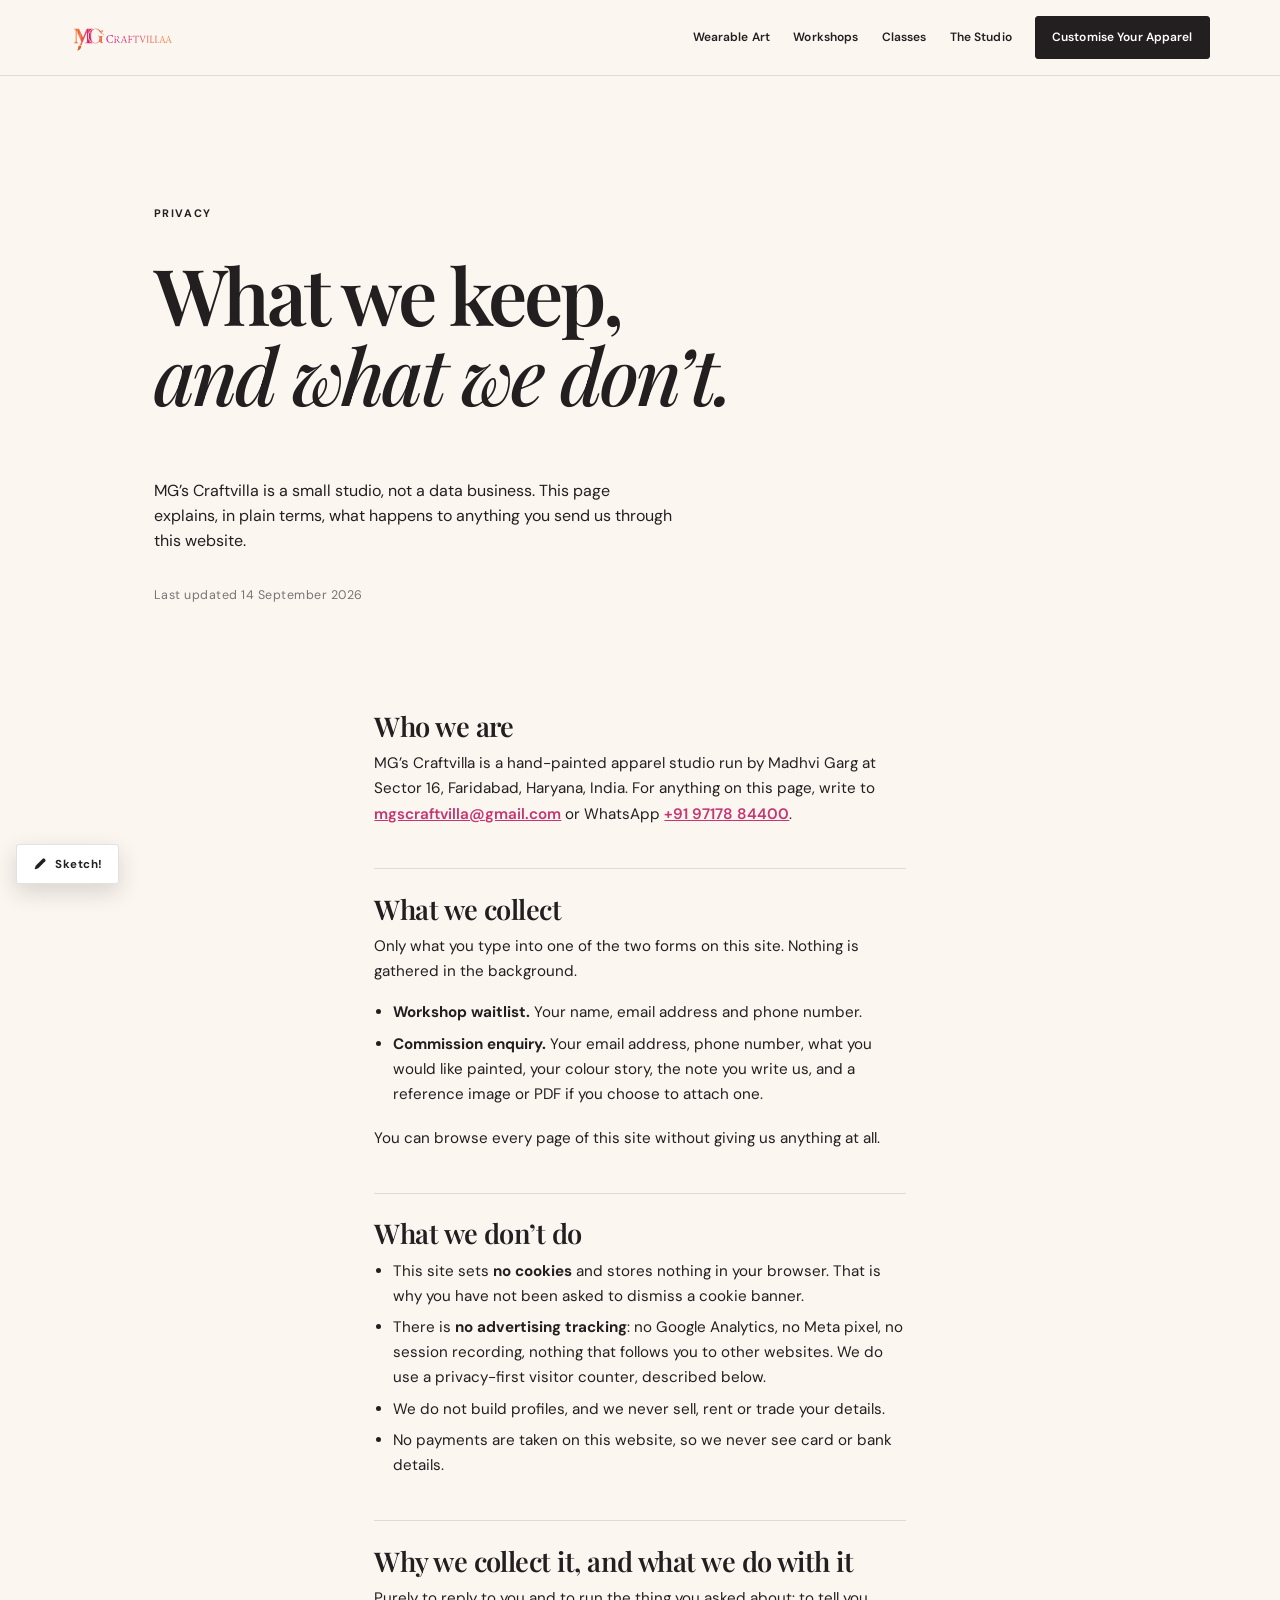
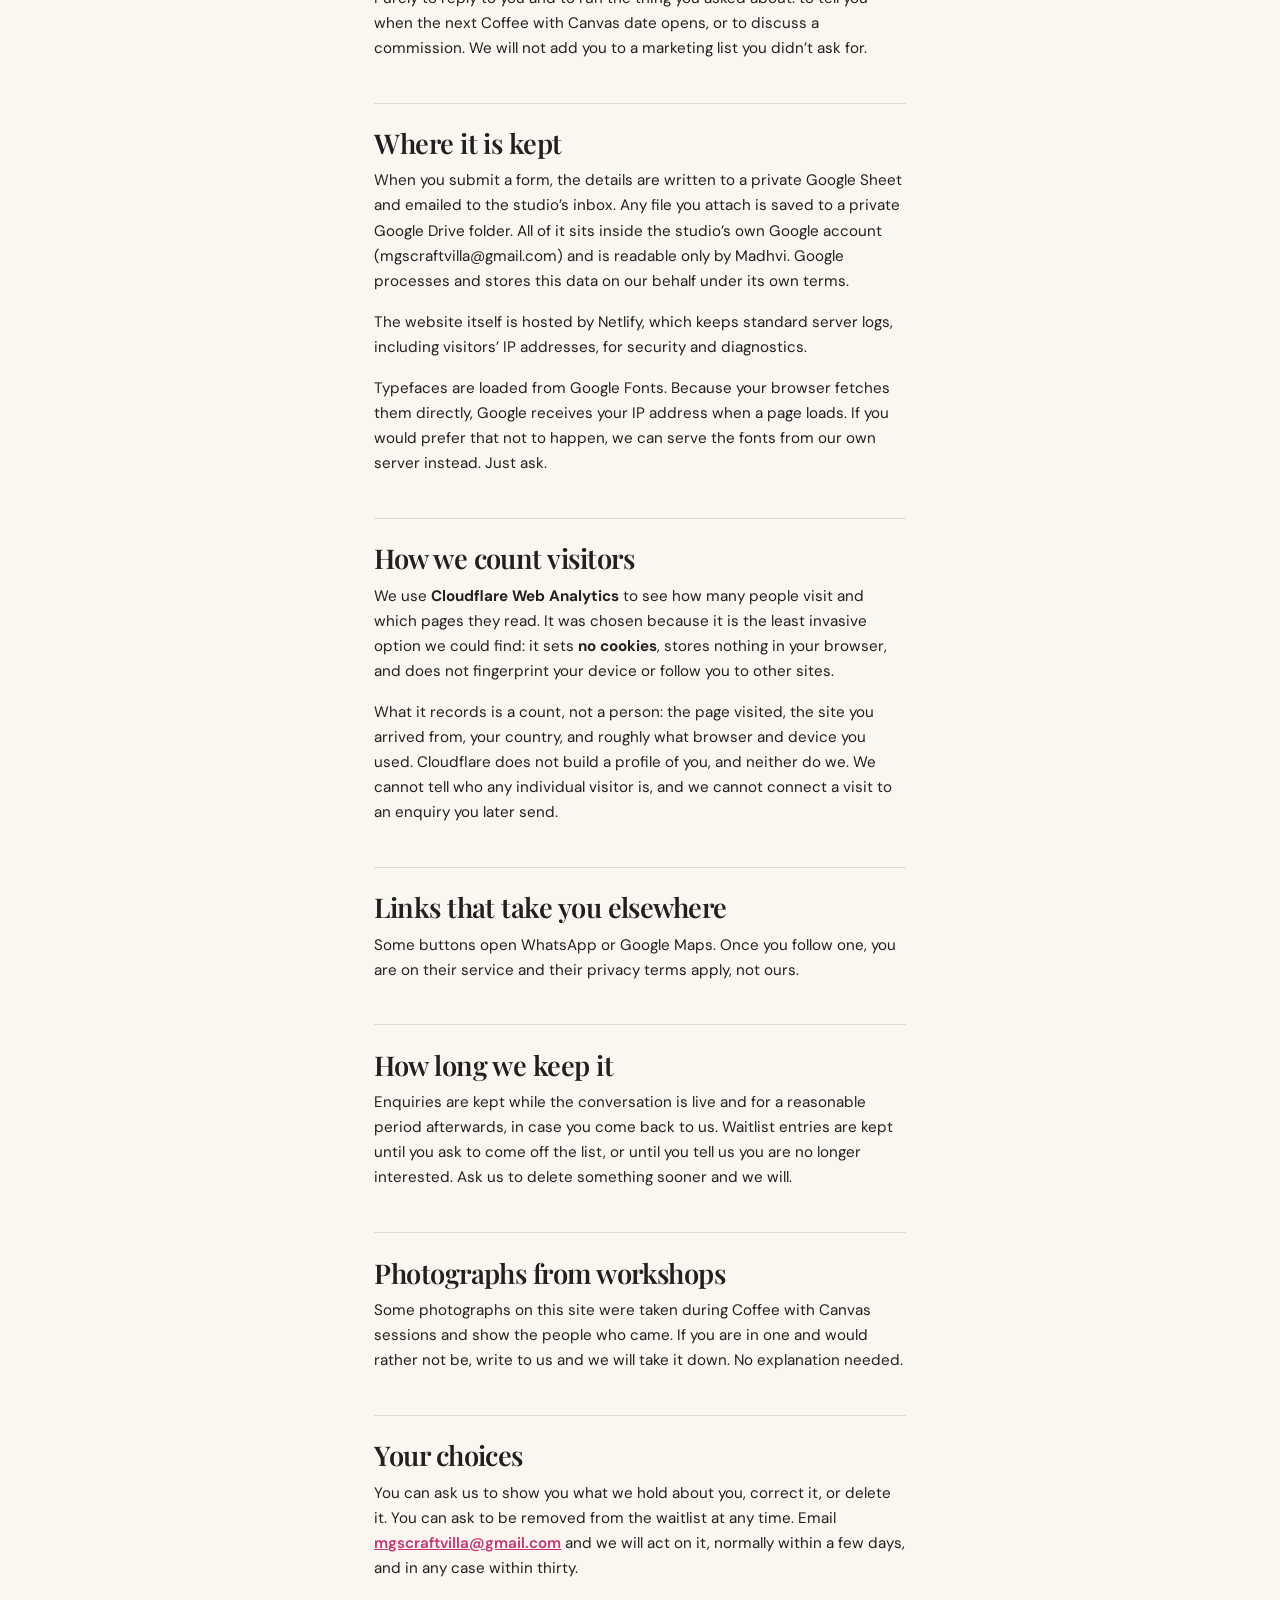
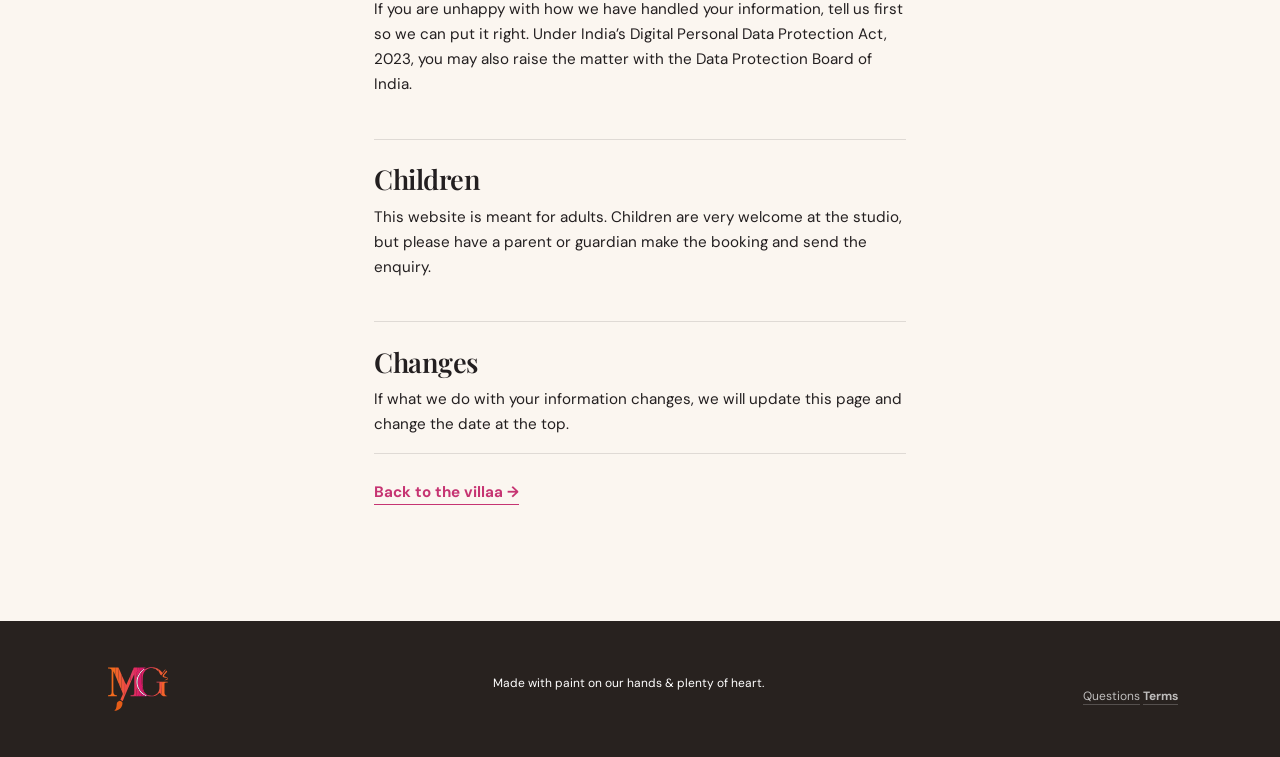
<file: privacy.html>
<!doctype html>
<html lang="en">
<head>
<meta charset="UTF-8"><meta name="viewport" content="width=device-width,initial-scale=1, viewport-fit=cover">
<meta name="description" content="What MG's Craftvilla collects when you use this website, why, where it is kept, and how to have it removed.">
<title>Privacy | MG's Craftvilla</title>
<link rel="canonical" href="https://mgscraftvilla.in/privacy.html">
<link rel="icon" href="assets/mg-craftvillaa-mark.svg" type="image/svg+xml"><link rel="icon" href="favicon.ico" sizes="32x32"><link rel="apple-touch-icon" href="apple-touch-icon.png">
<link rel="preconnect" href="https://fonts.googleapis.com"><link rel="preconnect" href="https://fonts.gstatic.com" crossorigin>
<link href="https://fonts.googleapis.com/css2?family=DM+Sans:wght@400;500;600;700&family=Playfair+Display:ital,wght@0,500;0,600;0,700;1,600&display=swap" rel="stylesheet">
<link rel="stylesheet" href="styles.css"><link rel="stylesheet" href="brand.css"><link rel="stylesheet" href="fixes.css"><link rel="stylesheet" href="refinement.css"><link rel="stylesheet" href="revamp.css">
</head>
<body>
<a class="skip-link" href="#main">Skip to content</a>
<header class="site-header page-header"><a href="index.html" aria-label="MG's Craftvilla home"><img class="brand-logo" src="assets/mg-craftvillaa-logo-transparent.svg" alt="MG's Craftvilla" width="110" height="55"></a><button class="menu" aria-label="Open navigation">☰</button><nav aria-label="Primary"><a href="shop.html">Wearable Art</a><a href="workshops.html">Workshops</a><a href="classes.html">Classes</a><a href="studio.html">The Studio</a><a href="custom.html" class="nav-cta">Customise Your Apparel</a></nav></header>

<main class="page" id="main">
  <section class="page-intro">
    <p class="eyebrow">Privacy</p>
    <h1>What we keep,<br><i>and what we don’t.</i></h1>
    <p>MG’s Craftvilla is a small studio, not a data business. This page explains, in plain terms, what happens to anything you send us through this website.</p>
    <p class="legal-updated">Last updated 14 September 2026</p>
  </section>

  <section class="legal">

    <h2>Who we are</h2>
    <p>MG’s Craftvilla is a hand-painted apparel studio run by Madhvi Garg at Sector&nbsp;16, Faridabad, Haryana, India. For anything on this page, write to <a href="mailto:mgscraftvilla@gmail.com">mgscraftvilla@gmail.com</a> or WhatsApp <a href="https://wa.me/919717884400">+91&nbsp;97178&nbsp;84400</a>.</p>

    <h2>What we collect</h2>
    <p>Only what you type into one of the two forms on this site. Nothing is gathered in the background.</p>
    <ul>
      <li><b>Workshop waitlist.</b> Your name, email address and phone number.</li>
      <li><b>Commission enquiry.</b> Your email address, phone number, what you would like painted, your colour story, the note you write us, and a reference image or PDF if you choose to attach one.</li>
    </ul>
    <p>You can browse every page of this site without giving us anything at all.</p>

    <h2>What we don’t do</h2>
    <ul>
      <li>This site sets <b>no cookies</b> and stores nothing in your browser. That is why you have not been asked to dismiss a cookie banner.</li>
      <li>There is <b>no advertising tracking</b>: no Google Analytics, no Meta pixel, no session recording, nothing that follows you to other websites. We do use a privacy-first visitor counter, described below.</li>
      <li>We do not build profiles, and we never sell, rent or trade your details.</li>
      <li>No payments are taken on this website, so we never see card or bank details.</li>
    </ul>

    <h2>Why we collect it, and what we do with it</h2>
    <p>Purely to reply to you and to run the thing you asked about: to tell you when the next Coffee with Canvas date opens, or to discuss a commission. We will not add you to a marketing list you didn’t ask for.</p>

    <h2>Where it is kept</h2>
    <p>When you submit a form, the details are written to a private Google Sheet and emailed to the studio’s inbox. Any file you attach is saved to a private Google Drive folder. All of it sits inside the studio’s own Google account (<span class="nowrap">mgscraftvilla@gmail.com</span>) and is readable only by Madhvi. Google processes and stores this data on our behalf under its own terms.</p>
    <p>The website itself is hosted by Netlify, which keeps standard server logs, including visitors’ IP addresses, for security and diagnostics.</p>
    <p>Typefaces are loaded from Google Fonts. Because your browser fetches them directly, Google receives your IP address when a page loads. If you would prefer that not to happen, we can serve the fonts from our own server instead. Just ask.</p>

    <h2>How we count visitors</h2>
    <p>We use <b>Cloudflare Web Analytics</b> to see how many people visit and which pages they read. It was chosen because it is the least invasive option we could find: it sets <b>no cookies</b>, stores nothing in your browser, and does not fingerprint your device or follow you to other sites.</p>
    <p>What it records is a count, not a person: the page visited, the site you arrived from, your country, and roughly what browser and device you used. Cloudflare does not build a profile of you, and neither do we. We cannot tell who any individual visitor is, and we cannot connect a visit to an enquiry you later send.</p>

    <h2>Links that take you elsewhere</h2>
    <p>Some buttons open WhatsApp or Google Maps. Once you follow one, you are on their service and their privacy terms apply, not ours.</p>

    <h2>How long we keep it</h2>
    <p>Enquiries are kept while the conversation is live and for a reasonable period afterwards, in case you come back to us. Waitlist entries are kept until you ask to come off the list, or until you tell us you are no longer interested. Ask us to delete something sooner and we will.</p>

    <h2>Photographs from workshops</h2>
    <p>Some photographs on this site were taken during Coffee with Canvas sessions and show the people who came. If you are in one and would rather not be, write to us and we will take it down. No explanation needed.</p>

    <h2>Your choices</h2>
    <p>You can ask us to show you what we hold about you, correct it, or delete it. You can ask to be removed from the waitlist at any time. Email <a href="mailto:mgscraftvilla@gmail.com">mgscraftvilla@gmail.com</a> and we will act on it, normally within a few days, and in any case within thirty.</p>
    <p>If you are unhappy with how we have handled your information, tell us first so we can put it right. Under India’s Digital Personal Data Protection Act, 2023, you may also raise the matter with the Data Protection Board of India.</p>

    <h2>Children</h2>
    <p>This website is meant for adults. Children are very welcome at the studio, but please have a parent or guardian make the booking and send the enquiry.</p>

    <h2>Changes</h2>
    <p>If what we do with your information changes, we will update this page and change the date at the top.</p>

    <p class="legal-back"><a href="index.html">Back to the villaa <span aria-hidden="true">→</span></a></p>
  </section>
</main>

<footer><a href="index.html" aria-label="MG's Craftvilla home"><img class="brand-mark" src="assets/mg-craftvillaa-mark.svg" alt="MG's Craftvilla" width="72" height="72" decoding="async"></a><p>Made with paint on our hands &amp; plenty of heart.</p><p class="footer-legal"><a href="faq.html">Questions</a> <a href="terms.html">Terms</a></p></footer>
<script src="script.js"></script><script src="annotate.js"></script><script src="analytics.js"></script>
</body></html>
</file>
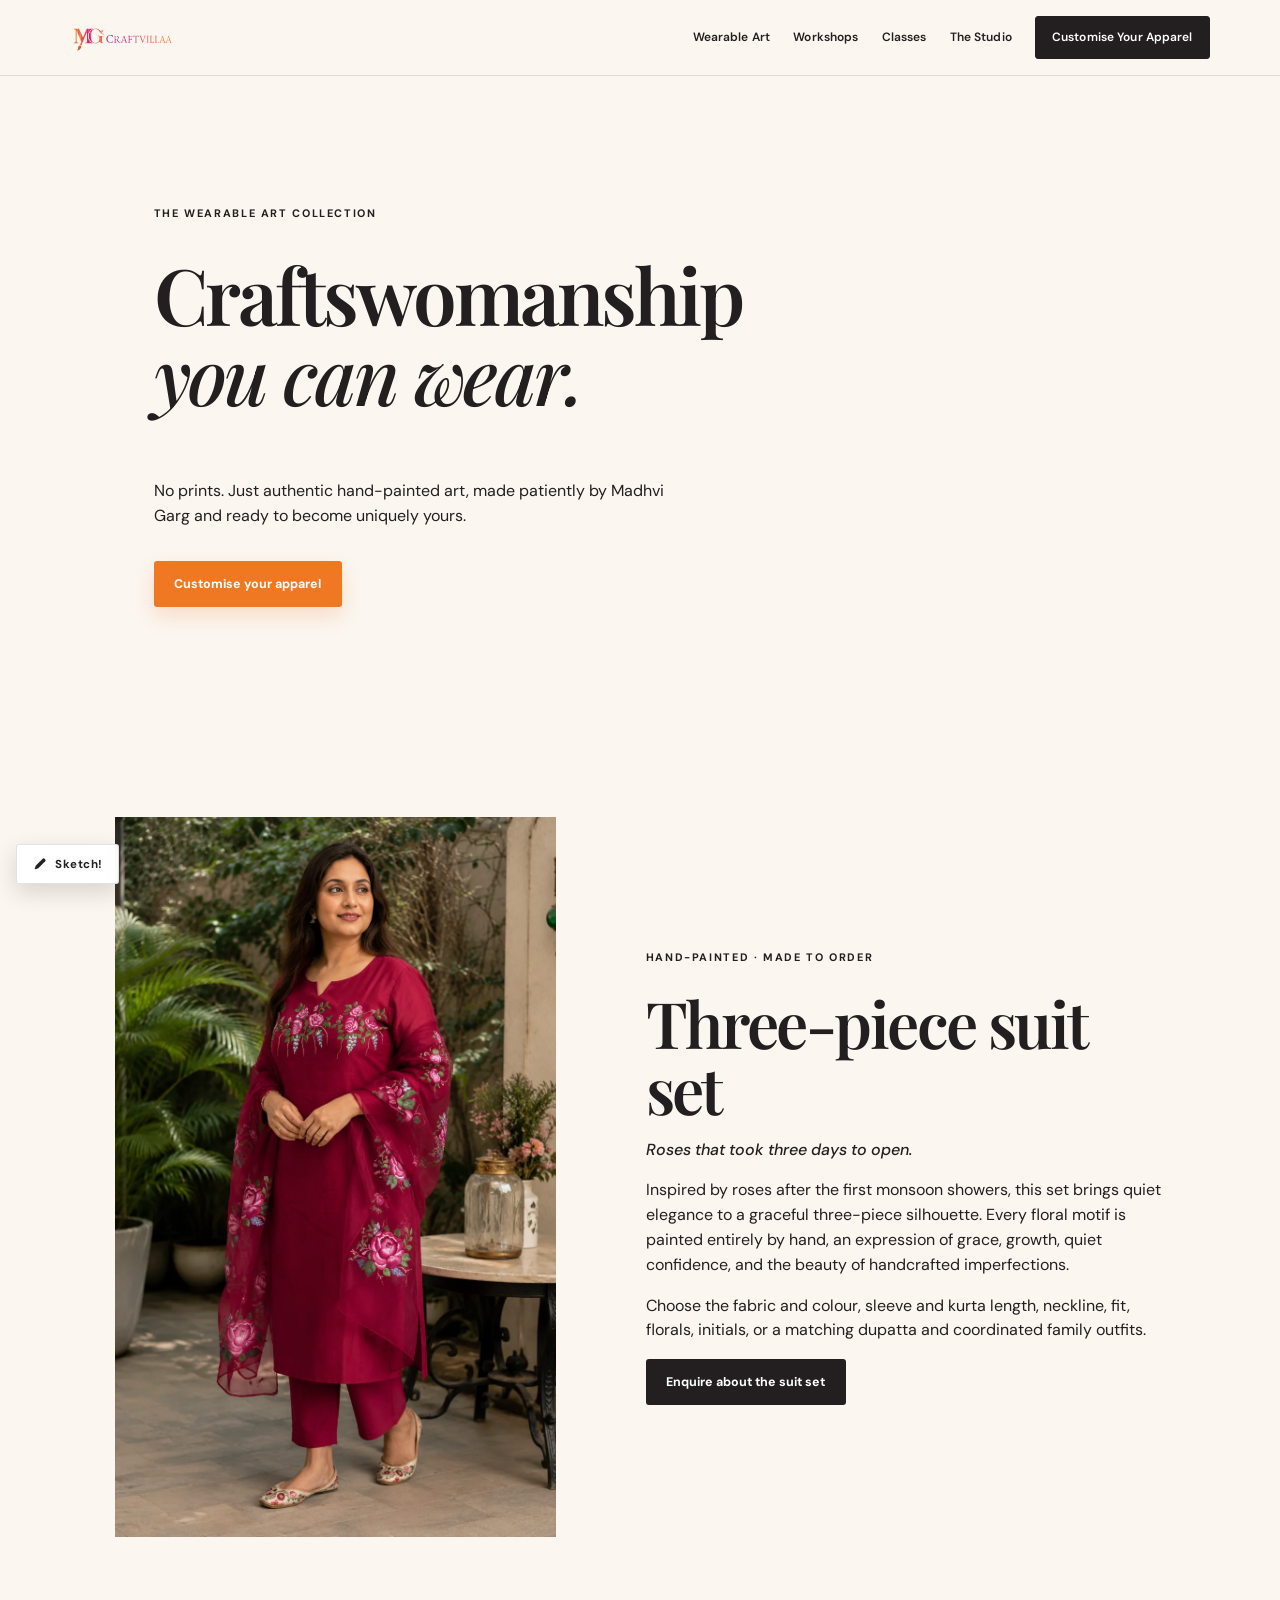
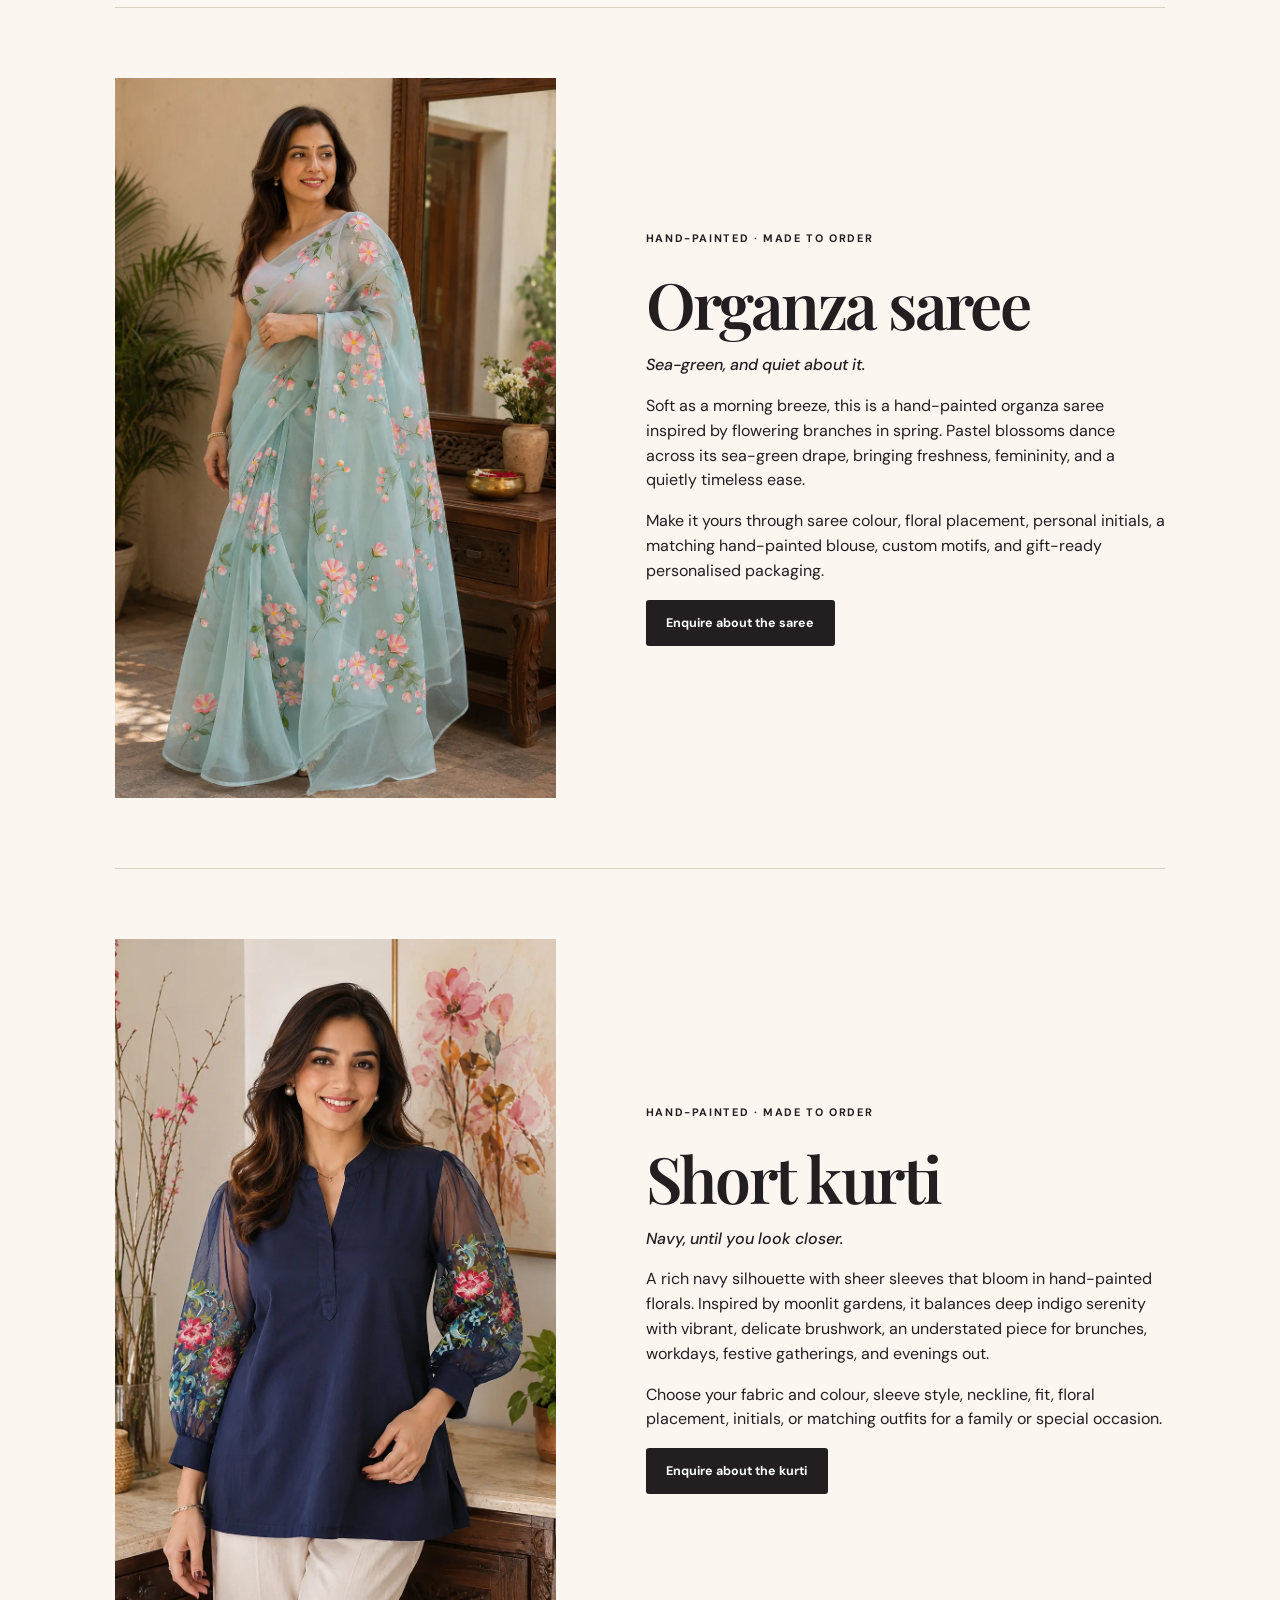
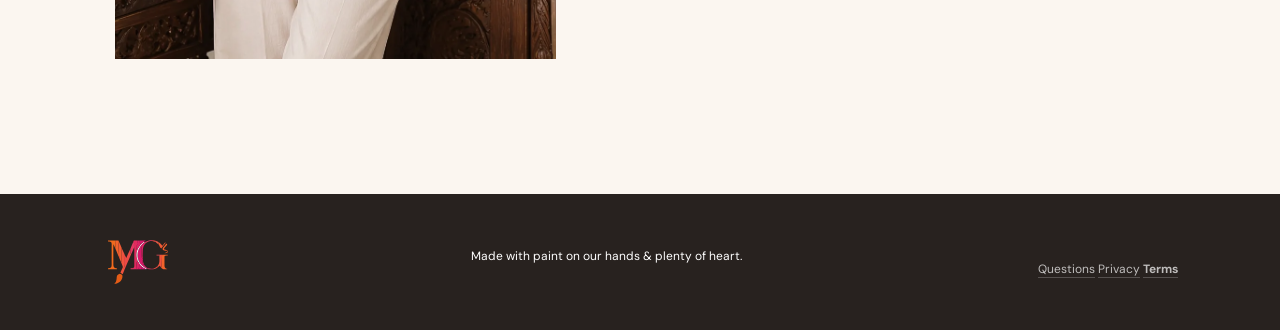
<file: shop.html>
<!doctype html><html lang="en"><head><meta charset="UTF-8"><meta name="viewport" content="width=device-width,initial-scale=1, viewport-fit=cover"><meta name="description" content="Hand-painted, made-to-order apparel by Madhvi Garg: a three-piece suit set, an organza saree and a short kurti."><title>Wearable Art | MG's Craftvilla</title><link rel="canonical" href="https://mgscraftvilla.in/shop.html"><meta property="og:type" content="website"><meta property="og:site_name" content="MG's Craftvilla"><meta property="og:title" content="Wearable Art | MG's Craftvilla"><meta property="og:description" content="Hand-painted, made-to-order apparel by Madhvi Garg: a three-piece suit set, an organza saree and a short kurti."><meta property="og:url" content="https://mgscraftvilla.in/shop.html"><meta property="og:image" content="https://mgscraftvilla.in/assets/og-logo.jpg"><meta property="og:image:width" content="1200"><meta property="og:image:height" content="1200"><meta property="og:locale" content="en_IN"><meta name="twitter:card" content="summary"><meta name="twitter:title" content="Wearable Art | MG's Craftvilla"><meta name="twitter:description" content="Hand-painted, made-to-order apparel by Madhvi Garg: a three-piece suit set, an organza saree and a short kurti."><meta name="twitter:image" content="https://mgscraftvilla.in/assets/og-logo.jpg"><link rel="icon" href="assets/mg-craftvillaa-mark.svg" type="image/svg+xml"><link rel="icon" href="favicon.ico" sizes="32x32"><link rel="apple-touch-icon" href="apple-touch-icon.png"><link rel="preconnect" href="https://fonts.googleapis.com"><link rel="preconnect" href="https://fonts.gstatic.com" crossorigin><link href="https://fonts.googleapis.com/css2?family=DM+Sans:wght@400;500;600;700&family=Playfair+Display:ital,wght@0,500;0,600;0,700;1,600&display=swap" rel="stylesheet"><link rel="stylesheet" href="styles.css"><link rel="stylesheet" href="brand.css"><link rel="stylesheet" href="fixes.css"><link rel="stylesheet" href="refinement.css"><link rel="stylesheet" href="revamp.css"><style>.collection{padding:65px 9vw}.collection-item{display:grid;grid-template-columns:minmax(280px,42%) 1fr;gap:7vw;align-items:center;padding:70px 0;border-top:1px solid #dacfc3}.collection-item:first-child{border-top:0}.collection-item img{width:100%;max-height:720px;object-fit:cover;object-position:center top}.collection-copy h2{font-size:clamp(3rem,5vw,5rem);margin:.35rem 0 1rem}.collection-copy p{max-width:570px}.collection-copy ul{padding-left:1.1rem;font-size:.86rem}.collection-copy li{margin:.28rem 0}@media(max-width:800px){.collection{padding:40px 8vw}.collection-item{grid-template-columns:1fr;gap:30px;padding:48px 0}}</style></head><body><a class="skip-link" href="#main">Skip to content</a><header class="site-header page-header"><a href="index.html"><img class="brand-logo" src="assets/mg-craftvillaa-logo-transparent.svg" alt="MG's Craftvilla" width="110" height="55"></a><button class="menu" aria-label="Open navigation">☰</button><nav aria-label="Primary"><a href="shop.html">Wearable Art</a><a href="workshops.html">Workshops</a><a href="classes.html">Classes</a><a href="studio.html">The Studio</a><a href="custom.html" class="nav-cta">Customise Your Apparel</a></nav></header><main class="page" id="main"><section class="page-intro"><p class="eyebrow">The wearable art collection</p><h1>Craftswomanship<br><i>you can wear.</i></h1><p>No prints. Just authentic hand-painted art, made patiently by Madhvi Garg and ready to become uniquely yours.</p><a class="button button-orange" href="custom.html">Customise your apparel</a></section><section class="collection"><article class="collection-item" id="suit-set"><img src="assets/products/gulnaar.webp" width="1024" height="1536" loading="lazy" decoding="async" alt="Hand-painted three-piece suit set with monsoon roses"><div class="collection-copy"><p class="eyebrow">Hand-painted · made to order</p><h2>Three-piece suit set</h2><p><i>Roses that took three days to open.</i></p><p>Inspired by roses after the first monsoon showers, this set brings quiet elegance to a graceful three-piece silhouette. Every floral motif is painted entirely by hand, an expression of grace, growth, quiet confidence, and the beauty of handcrafted imperfections.</p><p>Choose the fabric and colour, sleeve and kurta length, neckline, fit, florals, initials, or a matching dupatta and coordinated family outfits.</p><a class="button whatsapp" href="https://wa.me/919717884400?text=Hi%20MG%27s%20Craftvilla%2C%20I%27d%20like%20to%20enquire%20about%20the%20hand-painted%20three-piece%20suit%20set.">Enquire about the suit set</a></div></article><article class="collection-item" id="saree"><img src="assets/products/kusumika.webp" width="1023" height="1537" loading="lazy" decoding="async" alt="Sea-green hand-painted organza saree"><div class="collection-copy"><p class="eyebrow">Hand-painted · made to order</p><h2>Organza saree</h2><p><i>Sea-green, and quiet about it.</i></p><p>Soft as a morning breeze, this is a hand-painted organza saree inspired by flowering branches in spring. Pastel blossoms dance across its sea-green drape, bringing freshness, femininity, and a quietly timeless ease.</p><p>Make it yours through saree colour, floral placement, personal initials, a matching hand-painted blouse, custom motifs, and gift-ready personalised packaging.</p><a class="button whatsapp" href="https://wa.me/919717884400?text=Hi%20MG%27s%20Craftvilla%2C%20I%27d%20like%20to%20enquire%20about%20the%20hand-painted%20organza%20saree.">Enquire about the saree</a></div></article><article class="collection-item" id="kurti"><img src="assets/products/neelpushp.webp" width="1023" height="1537" loading="lazy" decoding="async" alt="Navy short kurti with hand-painted floral sheer sleeves"><div class="collection-copy"><p class="eyebrow">Hand-painted · made to order</p><h2>Short kurti</h2><p><i>Navy, until you look closer.</i></p><p>A rich navy silhouette with sheer sleeves that bloom in hand-painted florals. Inspired by moonlit gardens, it balances deep indigo serenity with vibrant, delicate brushwork, an understated piece for brunches, workdays, festive gatherings, and evenings out.</p><p>Choose your fabric and colour, sleeve style, neckline, fit, floral placement, initials, or matching outfits for a family or special occasion.</p><a class="button whatsapp" href="https://wa.me/919717884400?text=Hi%20MG%27s%20Craftvilla%2C%20I%27d%20like%20to%20enquire%20about%20the%20hand-painted%20short%20kurti.">Enquire about the kurti</a></div></article></section></main><footer><a href="index.html"><img class="brand-mark" width="72" height="72" src="assets/mg-craftvillaa-mark.svg" alt="MG's Craftvilla"></a><p>Made with paint on our hands & plenty of heart.</p><p class="footer-legal"><a href="faq.html">Questions</a> <a href="privacy.html">Privacy</a> <a href="terms.html">Terms</a></p></footer><script src="script.js"></script><script src="annotate.js"></script><script src="analytics.js"></script></body></html>
</file>
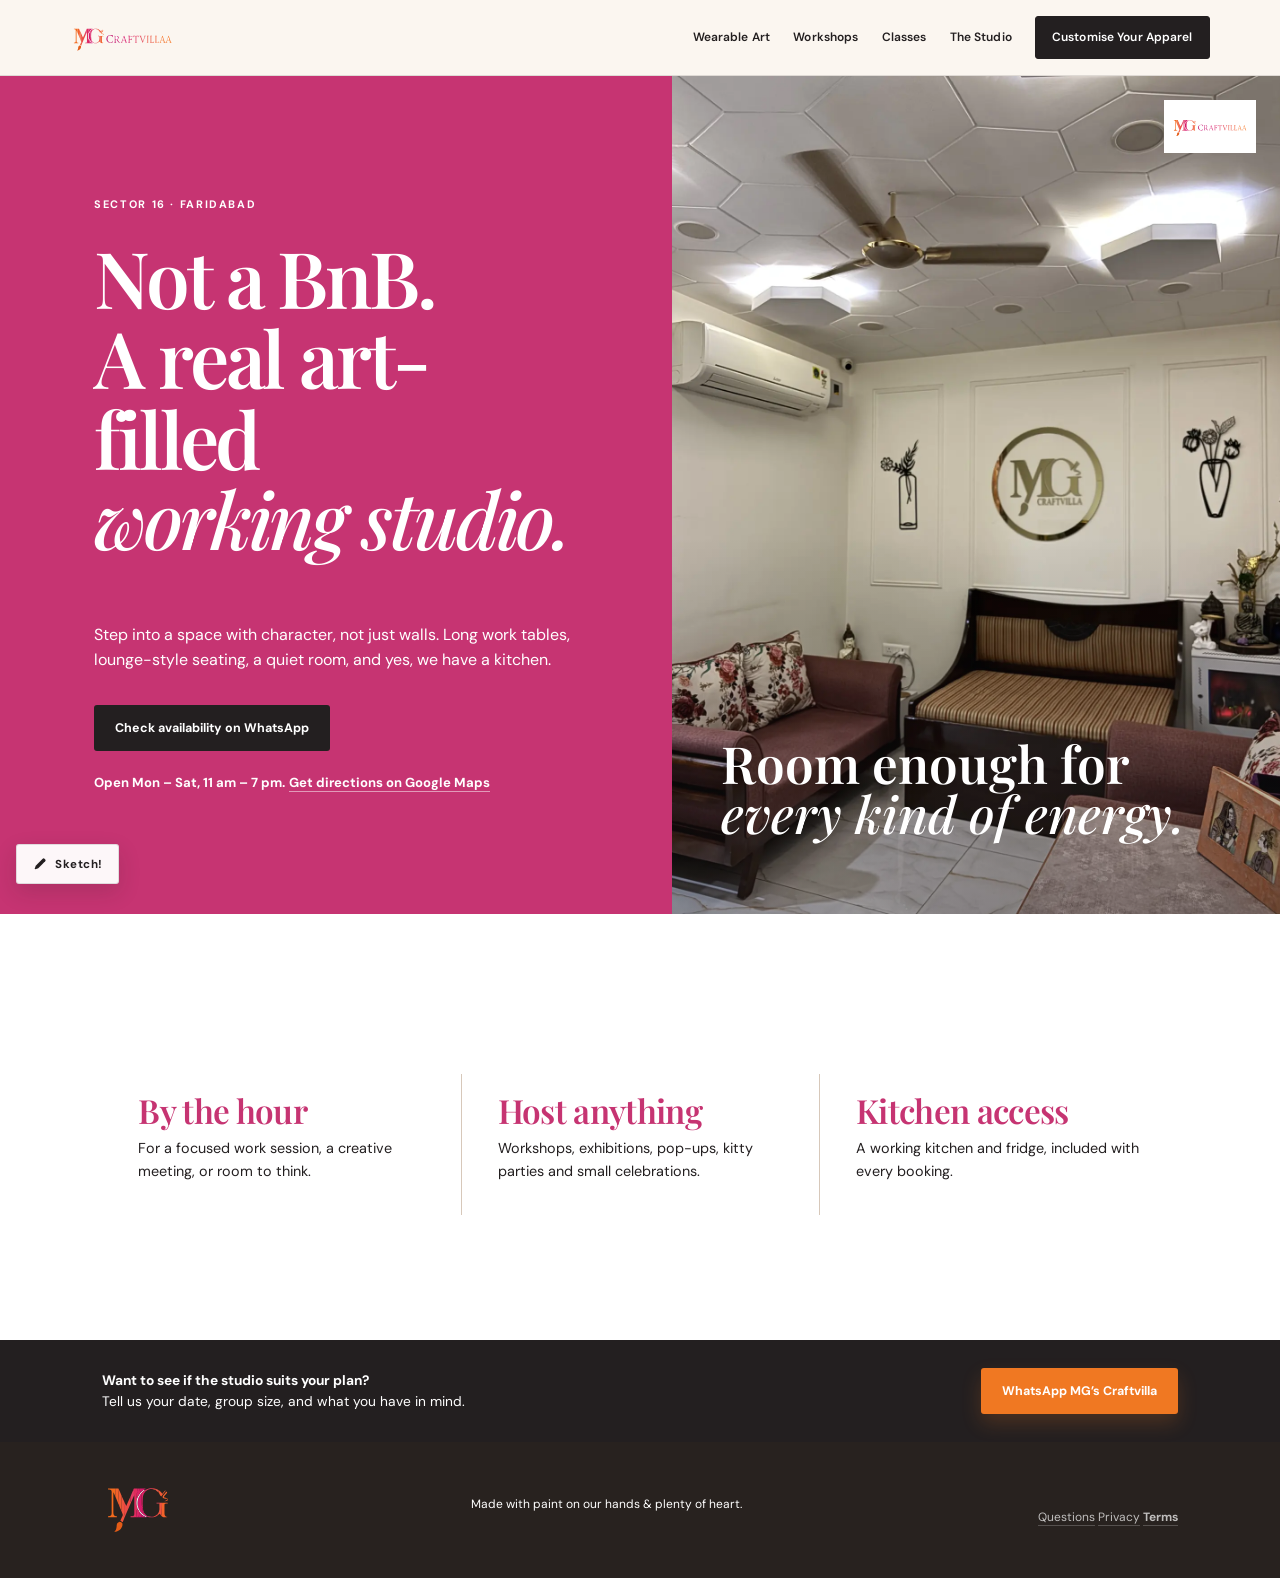
<file: studio.html>
<!doctype html><html lang="en"><head><meta charset="UTF-8"><meta name="viewport" content="width=device-width,initial-scale=1, viewport-fit=cover"><meta name="description" content="Hire MG's real art-filled working studio in Sector 16, Faridabad for workshops, pop-ups and intimate gatherings."><title>The Studio | MG's Craftvilla</title><link rel="canonical" href="https://mgscraftvilla.in/studio.html"><meta property="og:type" content="website"><meta property="og:site_name" content="MG's Craftvilla"><meta property="og:title" content="The Studio | MG's Craftvilla"><meta property="og:description" content="An art-filled working studio in Sector 16, Faridabad for workshops, pop-ups and intimate gatherings."><meta property="og:url" content="https://mgscraftvilla.in/studio.html"><meta property="og:image" content="https://mgscraftvilla.in/assets/og-logo.jpg"><meta property="og:image:width" content="1200"><meta property="og:image:height" content="1200"><meta property="og:locale" content="en_IN"><meta name="twitter:card" content="summary"><meta name="twitter:title" content="The Studio | MG's Craftvilla"><meta name="twitter:description" content="An art-filled working studio in Sector 16, Faridabad for workshops, pop-ups and intimate gatherings."><meta name="twitter:image" content="https://mgscraftvilla.in/assets/og-logo.jpg"><link rel="icon" href="assets/mg-craftvillaa-mark.svg" type="image/svg+xml"><link rel="icon" href="favicon.ico" sizes="32x32"><link rel="apple-touch-icon" href="apple-touch-icon.png"><link rel="preconnect" href="https://fonts.googleapis.com"><link rel="preconnect" href="https://fonts.gstatic.com" crossorigin><link href="https://fonts.googleapis.com/css2?family=DM+Sans:wght@400;500;600;700&family=Playfair+Display:ital,wght@0,500;0,600;0,700;1,600&display=swap" rel="stylesheet"><link rel="stylesheet" href="styles.css"><link rel="stylesheet" href="brand.css"><link rel="stylesheet" href="fixes.css"><link rel="stylesheet" href="refinement.css"><link rel="stylesheet" href="revamp.css"></head><body><a class="skip-link" href="#main">Skip to content</a><header class="site-header page-header"><a href="index.html"><img class="brand-logo" src="assets/mg-craftvillaa-logo-transparent.svg" alt="MG's Craftvilla" width="110" height="55"></a><button class="menu" aria-label="Open navigation">☰</button><nav aria-label="Primary"><a href="shop.html">Wearable Art</a><a href="workshops.html">Workshops</a><a href="classes.html">Classes</a><a href="studio.html">The Studio</a><a href="custom.html" class="nav-cta">Customise Your Apparel</a></nav></header><main class="page" id="main"><section class="studio studio-page"><div class="studio-copy"><p class="eyebrow">Sector 16 · Faridabad</p><h1>Not a BnB.<br>A real art-filled<br><i>working studio.</i></h1><p>Step into a space with character, not just walls. Long work tables, lounge-style seating, a quiet room, and yes, we have a kitchen.</p><a class="button whatsapp" href="https://wa.me/919717884400?text=Hi%20MG%27s%20Craftvilla%2C%20I%27d%20like%20to%20check%20studio%20availability.">Check availability on WhatsApp</a><p class="studio-visit-line"><b>Open Mon – Sat, 11 am – 7 pm.</b> <a href="https://maps.google.com/?cid=14470450557633350763" target="_blank" rel="noopener">Get directions on Google Maps</a></p></div><div class="studio-photo real-photo"><img src="assets/studio-lounge.webp" alt="The lounge seating at MG's Craftvilla studio" width="1400" height="1867" fetchpriority="high" decoding="async"><img class="brand-watermark" src="assets/mg-craftvillaa-logo-transparent.svg" alt="" width="92" height="46" loading="lazy"><p class="photo-caption">Room enough for<br><i>every kind of energy.</i></p></div></section><section class="studio-details section"><div class="rates"><div><strong>By the hour</strong><p>For a focused work session, a creative meeting, or room to think.</p></div><div><strong>Host anything</strong><p>Workshops, exhibitions, pop-ups, kitty parties and small celebrations.</p></div><div><strong>Kitchen access</strong><p>A working kitchen and fridge, included with every booking.</p></div></div></section><section class="whatsapp-strip"><p><b>Want to see if the studio suits your plan?</b><br>Tell us your date, group size, and what you have in mind.</p><a class="button button-orange" href="https://wa.me/919717884400?text=Hi%20MG%27s%20Craftvilla%2C%20I%27d%20like%20to%20enquire%20about%20the%20studio.">WhatsApp MG’s Craftvilla</a></section></main><footer><a href="index.html"><img class="brand-mark" width="72" height="72" src="assets/mg-craftvillaa-mark.svg" alt="MG's Craftvilla"></a><p>Made with paint on our hands & plenty of heart.</p><p class="footer-legal"><a href="faq.html">Questions</a> <a href="privacy.html">Privacy</a> <a href="terms.html">Terms</a></p></footer><script src="script.js"></script><script src="annotate.js"></script><script src="analytics.js"></script></body></html>
</file>
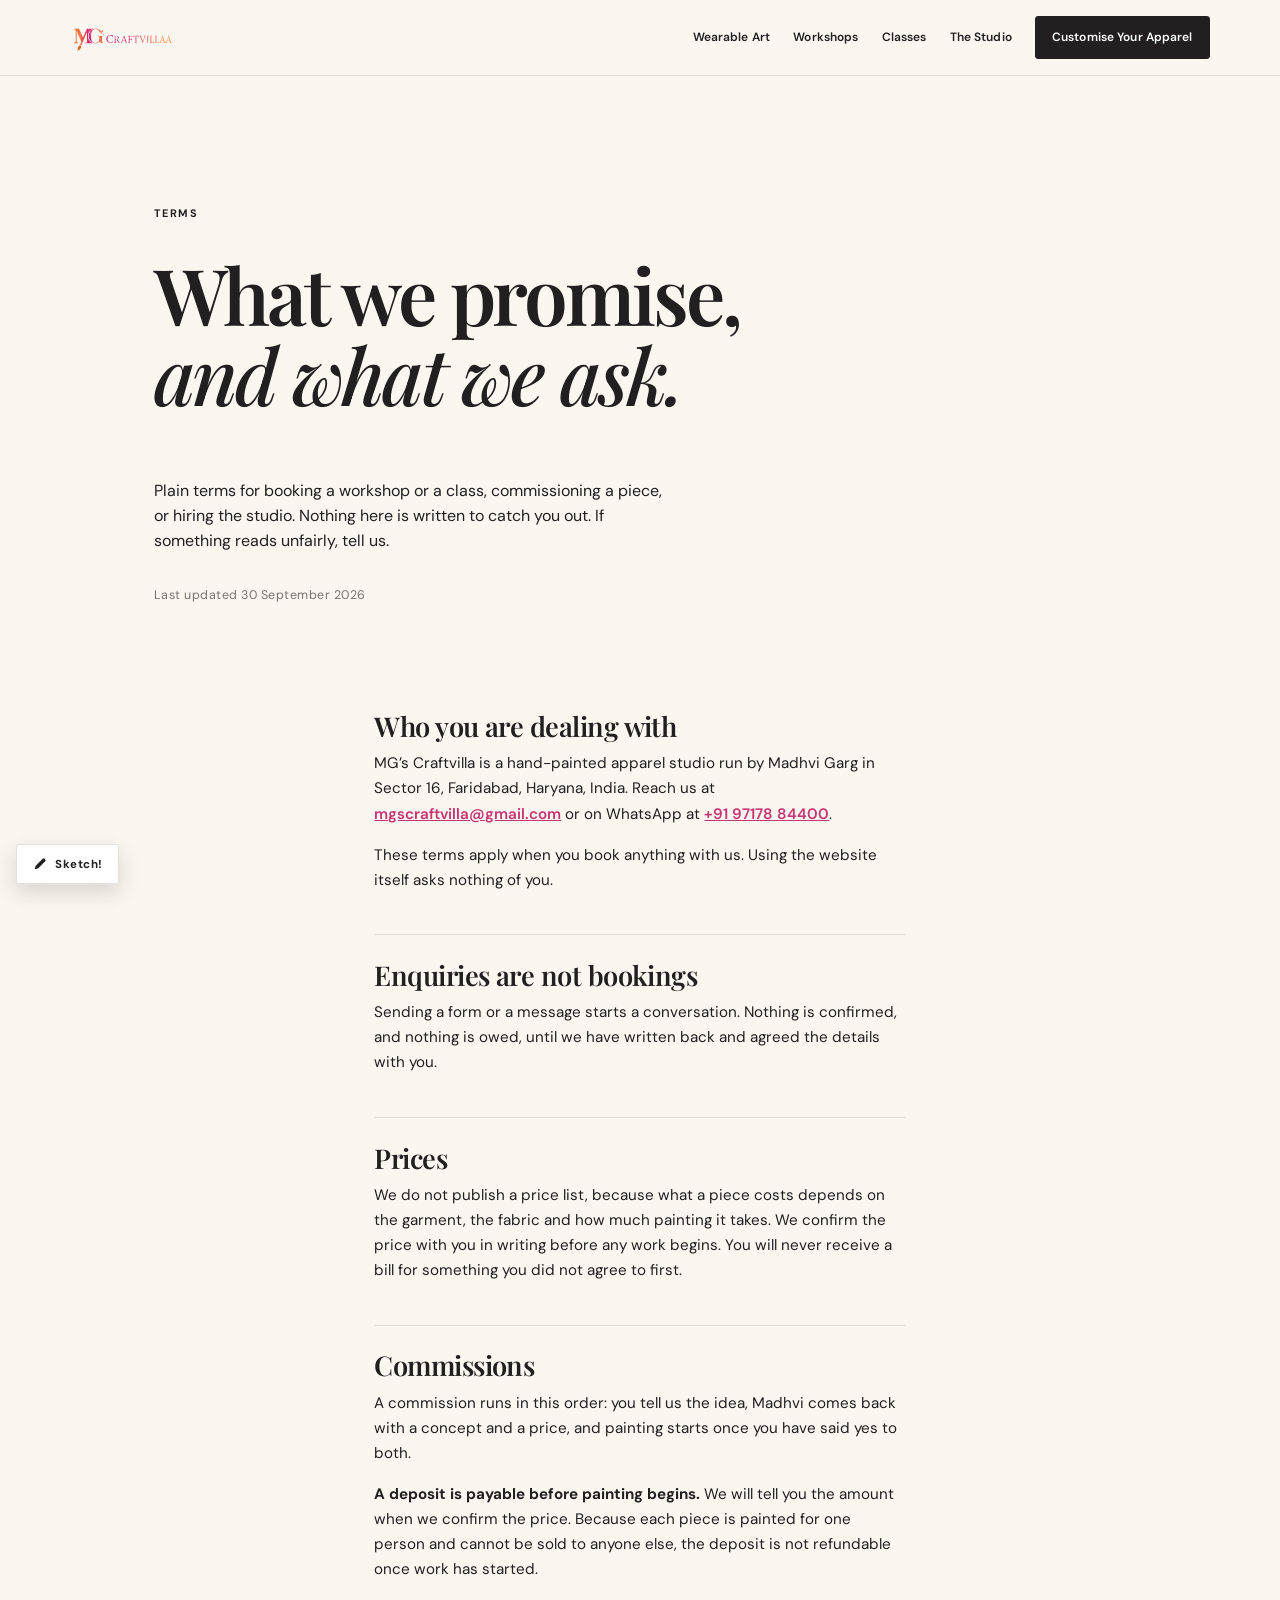
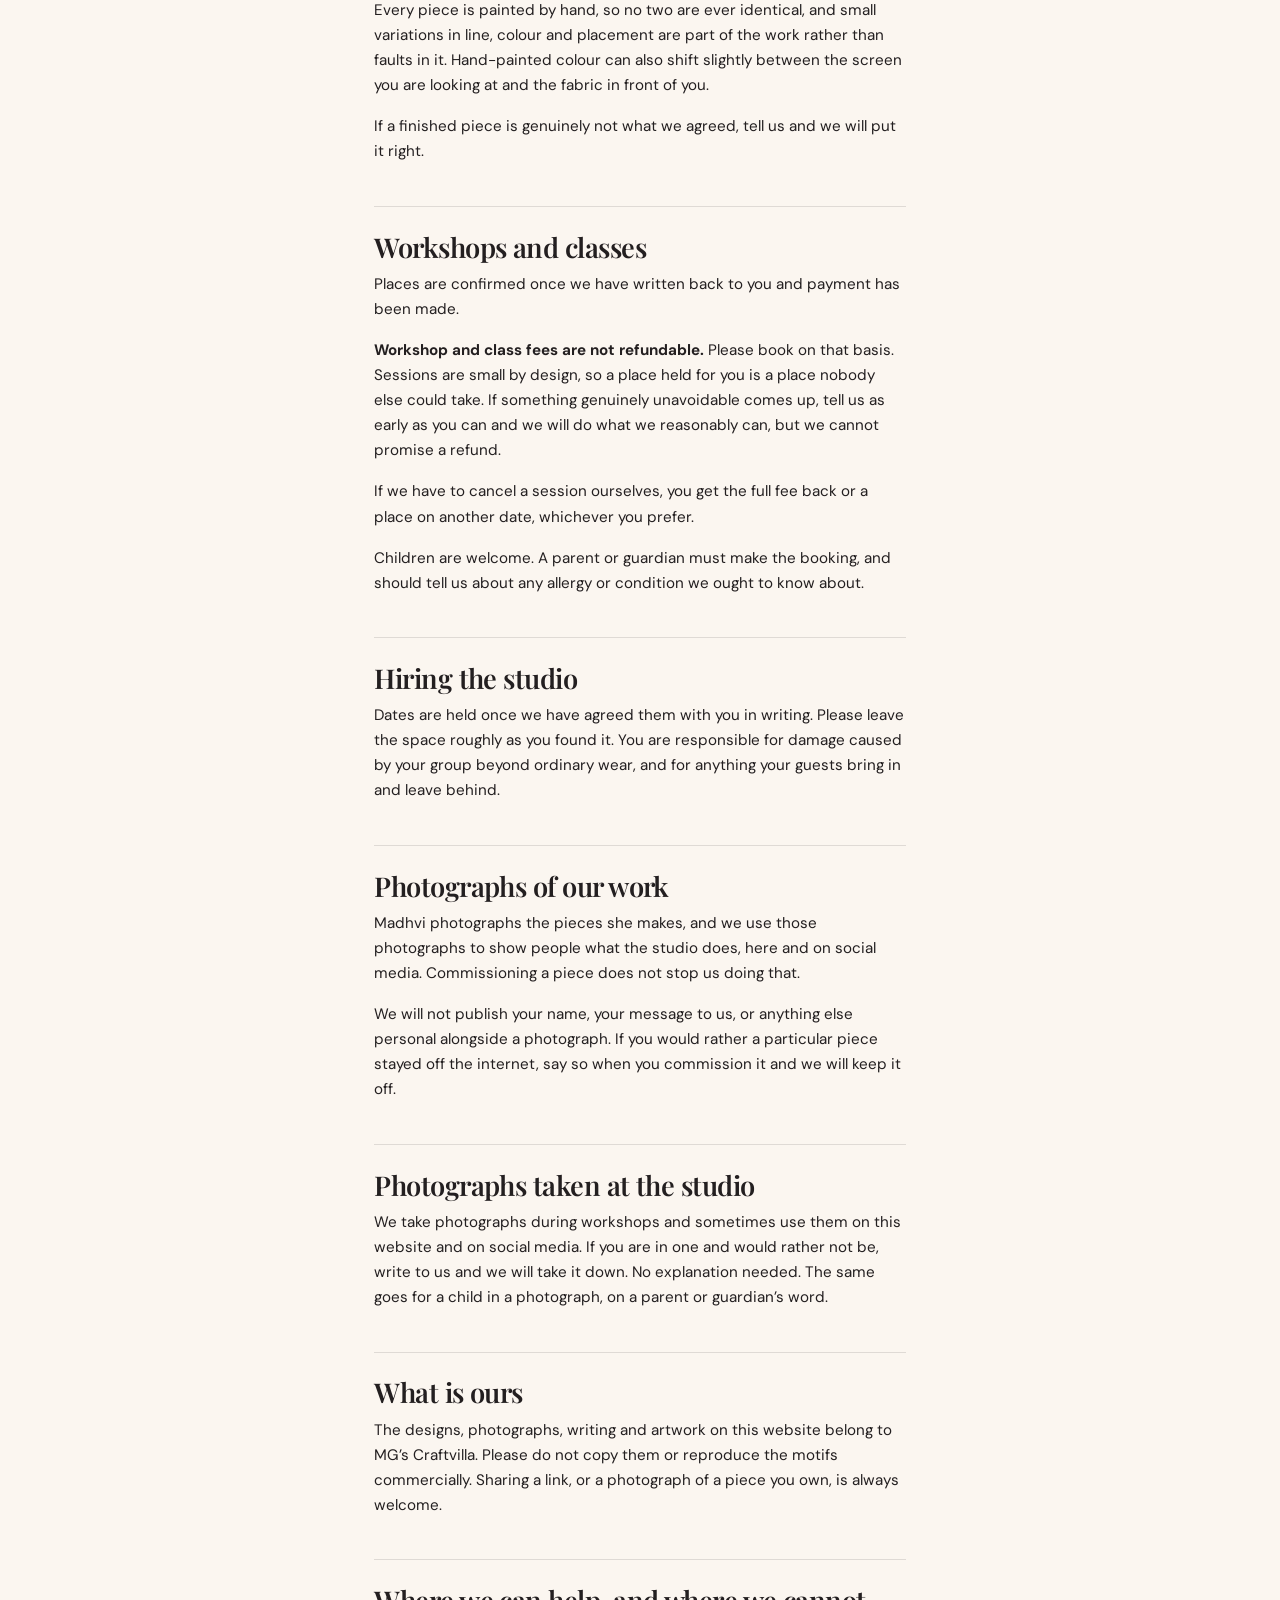
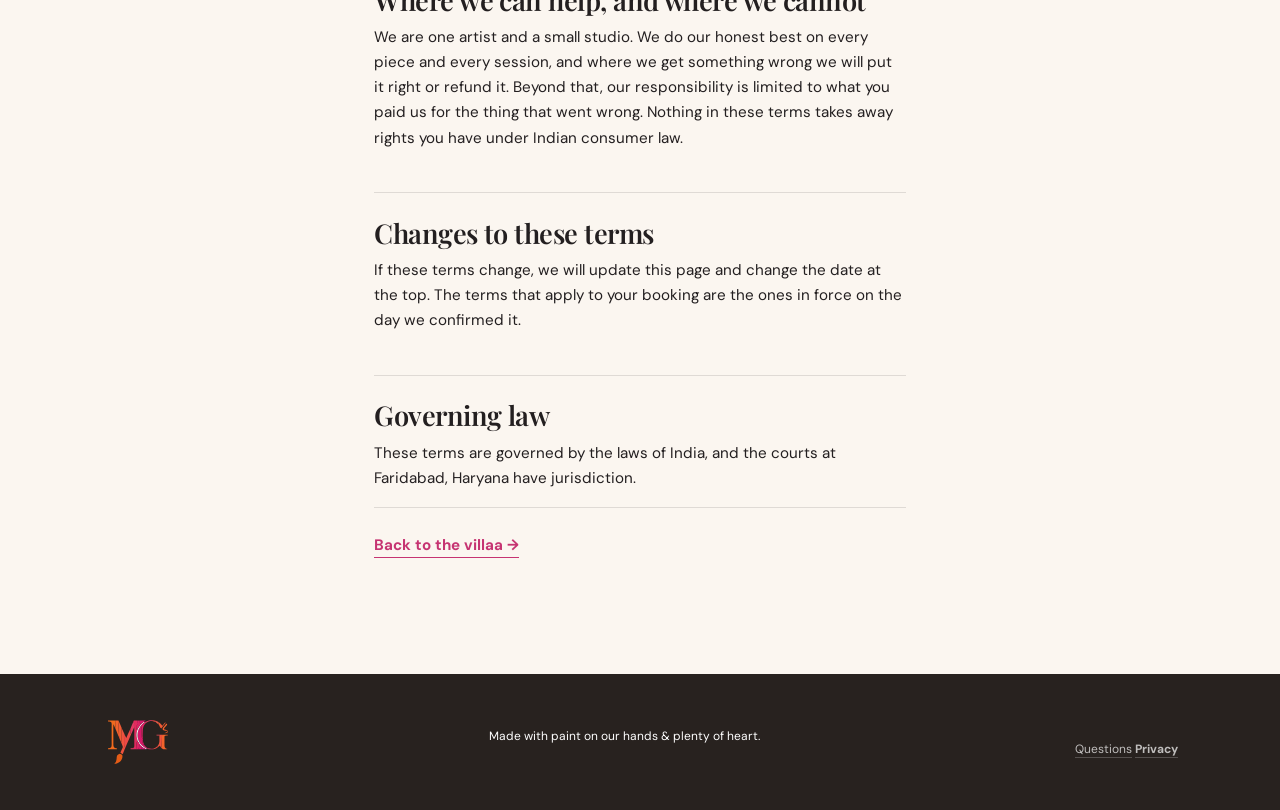
<file: terms.html>
<!doctype html>
<html lang="en">
<head>
<meta charset="UTF-8"><meta name="viewport" content="width=device-width,initial-scale=1, viewport-fit=cover">
<meta name="description" content="The terms you agree to when you book a workshop, join a class, commission a piece, or hire the studio at MG's Craftvilla.">
<title>Terms | MG's Craftvilla</title>
<link rel="canonical" href="https://mgscraftvilla.in/terms.html">
<link rel="icon" href="assets/mg-craftvillaa-mark.svg" type="image/svg+xml"><link rel="icon" href="favicon.ico" sizes="32x32"><link rel="apple-touch-icon" href="apple-touch-icon.png">
<link rel="preconnect" href="https://fonts.googleapis.com"><link rel="preconnect" href="https://fonts.gstatic.com" crossorigin>
<link href="https://fonts.googleapis.com/css2?family=DM+Sans:wght@400;500;600;700&family=Playfair+Display:ital,wght@0,500;0,600;0,700;1,600&display=swap" rel="stylesheet">
<link rel="stylesheet" href="styles.css"><link rel="stylesheet" href="brand.css"><link rel="stylesheet" href="fixes.css"><link rel="stylesheet" href="refinement.css"><link rel="stylesheet" href="revamp.css">
</head>
<body>
<a class="skip-link" href="#main">Skip to content</a>
<header class="site-header page-header"><a href="index.html" aria-label="MG's Craftvilla home"><img class="brand-logo" src="assets/mg-craftvillaa-logo-transparent.svg" alt="MG's Craftvilla" width="110" height="55"></a><button class="menu" aria-label="Open navigation">&#9776;</button><nav aria-label="Primary"><a href="shop.html">Wearable Art</a><a href="workshops.html">Workshops</a><a href="classes.html">Classes</a><a href="studio.html">The Studio</a><a href="custom.html" class="nav-cta">Customise Your Apparel</a></nav></header>

<main class="page" id="main">
  <section class="page-intro">
    <p class="eyebrow">Terms</p>
    <h1>What we promise,<br><i>and what we ask.</i></h1>
    <p>Plain terms for booking a workshop or a class, commissioning a piece, or hiring the studio. Nothing here is written to catch you out. If something reads unfairly, tell us.</p>
    <p class="legal-updated">Last updated 30 September 2026</p>
  </section>

  <section class="legal">

    <h2>Who you are dealing with</h2>
    <p>MG&#8217;s Craftvilla is a hand-painted apparel studio run by Madhvi Garg in Sector&nbsp;16, Faridabad, Haryana, India. Reach us at <a href="mailto:mgscraftvilla@gmail.com">mgscraftvilla@gmail.com</a> or on WhatsApp at <a href="https://wa.me/919717884400">+91&nbsp;97178&nbsp;84400</a>.</p>
    <p>These terms apply when you book anything with us. Using the website itself asks nothing of you.</p>

    <h2>Enquiries are not bookings</h2>
    <p>Sending a form or a message starts a conversation. Nothing is confirmed, and nothing is owed, until we have written back and agreed the details with you.</p>

    <h2>Prices</h2>
    <p>We do not publish a price list, because what a piece costs depends on the garment, the fabric and how much painting it takes. We confirm the price with you in writing before any work begins. You will never receive a bill for something you did not agree to first.</p>

    <h2>Commissions</h2>
    <p>A commission runs in this order: you tell us the idea, Madhvi comes back with a concept and a price, and painting starts once you have said yes to both.</p>
    <p><b>A deposit is payable before painting begins.</b> We will tell you the amount when we confirm the price. Because each piece is painted for one person and cannot be sold to anyone else, the deposit is not refundable once work has started.</p>
    <p>Every piece is painted by hand, so no two are ever identical, and small variations in line, colour and placement are part of the work rather than faults in it. Hand-painted colour can also shift slightly between the screen you are looking at and the fabric in front of you.</p>
    <p>If a finished piece is genuinely not what we agreed, tell us and we will put it right.</p>

    <h2>Workshops and classes</h2>
    <p>Places are confirmed once we have written back to you and payment has been made.</p>
    <p><b>Workshop and class fees are not refundable.</b> Please book on that basis. Sessions are small by design, so a place held for you is a place nobody else could take. If something genuinely unavoidable comes up, tell us as early as you can and we will do what we reasonably can, but we cannot promise a refund.</p>
    <p>If we have to cancel a session ourselves, you get the full fee back or a place on another date, whichever you prefer.</p>
    <p>Children are welcome. A parent or guardian must make the booking, and should tell us about any allergy or condition we ought to know about.</p>

    <h2>Hiring the studio</h2>
    <p>Dates are held once we have agreed them with you in writing. Please leave the space roughly as you found it. You are responsible for damage caused by your group beyond ordinary wear, and for anything your guests bring in and leave behind.</p>

    <h2>Photographs of our work</h2>
    <p>Madhvi photographs the pieces she makes, and we use those photographs to show people what the studio does, here and on social media. Commissioning a piece does not stop us doing that.</p>
    <p>We will not publish your name, your message to us, or anything else personal alongside a photograph. If you would rather a particular piece stayed off the internet, say so when you commission it and we will keep it off.</p>

    <h2>Photographs taken at the studio</h2>
    <p>We take photographs during workshops and sometimes use them on this website and on social media. If you are in one and would rather not be, write to us and we will take it down. No explanation needed. The same goes for a child in a photograph, on a parent or guardian&#8217;s word.</p>

    <h2>What is ours</h2>
    <p>The designs, photographs, writing and artwork on this website belong to MG&#8217;s Craftvilla. Please do not copy them or reproduce the motifs commercially. Sharing a link, or a photograph of a piece you own, is always welcome.</p>

    <h2>Where we can help, and where we cannot</h2>
    <p>We are one artist and a small studio. We do our honest best on every piece and every session, and where we get something wrong we will put it right or refund it. Beyond that, our responsibility is limited to what you paid us for the thing that went wrong. Nothing in these terms takes away rights you have under Indian consumer law.</p>

    <h2>Changes to these terms</h2>
    <p>If these terms change, we will update this page and change the date at the top. The terms that apply to your booking are the ones in force on the day we confirmed it.</p>

    <h2>Governing law</h2>
    <p>These terms are governed by the laws of India, and the courts at Faridabad, Haryana have jurisdiction.</p>

    <p class="legal-back"><a href="index.html">Back to the villaa <span aria-hidden="true">&#8594;</span></a></p>
  </section>
</main>

<footer><a href="index.html" aria-label="MG's Craftvilla home"><img class="brand-mark" src="assets/mg-craftvillaa-mark.svg" alt="MG's Craftvilla" width="72" height="72" decoding="async"></a><p>Made with paint on our hands &amp; plenty of heart.</p><p class="footer-legal"><a href="faq.html">Questions</a> <a href="privacy.html">Privacy</a></p></footer>
<script src="script.js"></script><script src="annotate.js"></script><script src="analytics.js"></script>
</body></html>
</file>
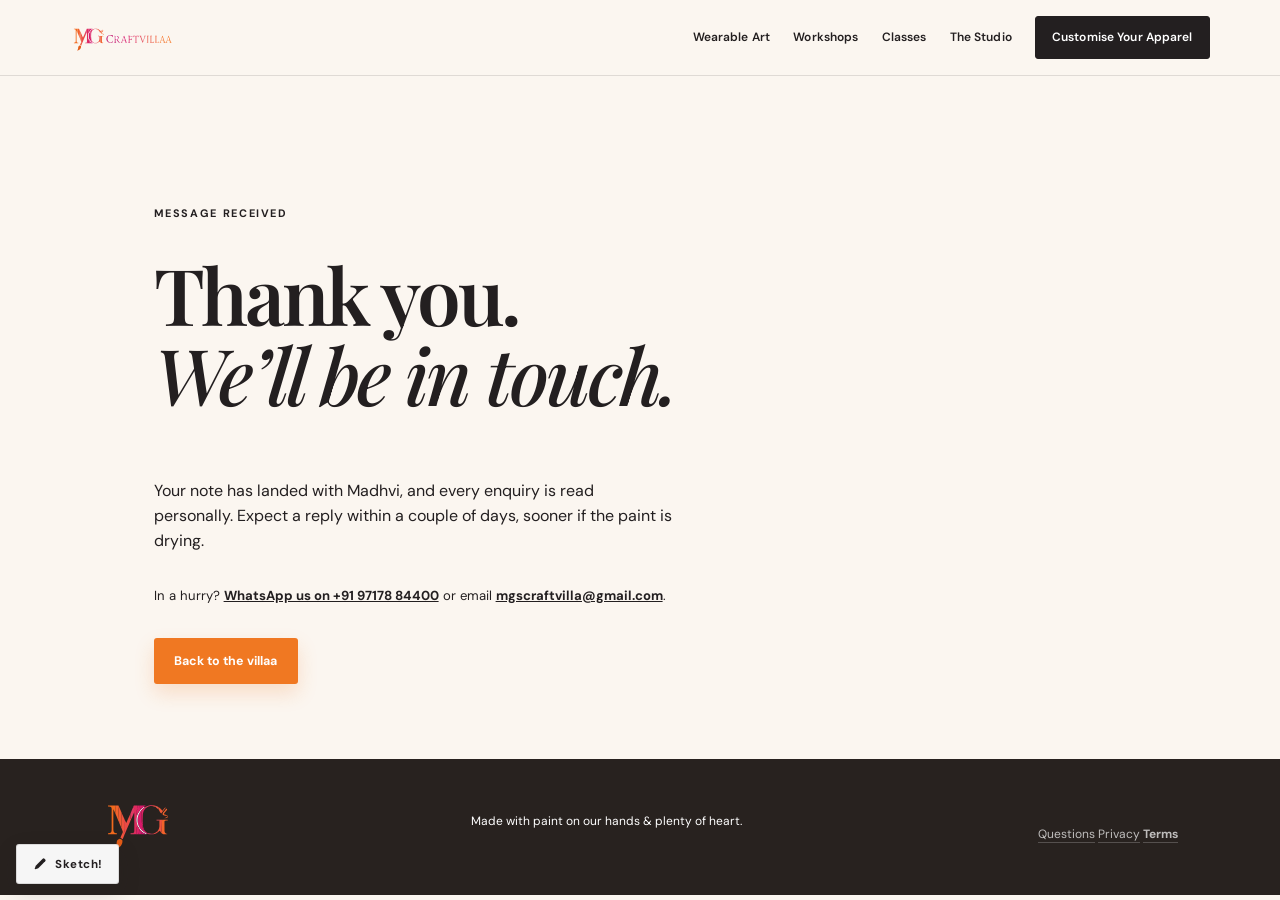
<file: thank-you.html>
<!doctype html>
<html lang="en">
<head>
<meta charset="UTF-8"><meta name="viewport" content="width=device-width,initial-scale=1, viewport-fit=cover">
<meta name="robots" content="noindex">
<base target="_top">
<meta name="description" content="Thank you. Your message has reached MG's Craftvilla.">
<title>Thank you | MG's Craftvilla</title>
<link rel="icon" href="assets/mg-craftvillaa-mark.svg" type="image/svg+xml"><link rel="icon" href="favicon.ico" sizes="32x32"><link rel="apple-touch-icon" href="apple-touch-icon.png">
<link rel="preconnect" href="https://fonts.googleapis.com"><link rel="preconnect" href="https://fonts.gstatic.com" crossorigin>
<link href="https://fonts.googleapis.com/css2?family=DM+Sans:wght@400;500;600;700&family=Playfair+Display:ital,wght@0,500;0,600;0,700;1,600&display=swap" rel="stylesheet">
<link rel="stylesheet" href="styles.css"><link rel="stylesheet" href="brand.css"><link rel="stylesheet" href="fixes.css"><link rel="stylesheet" href="refinement.css"><link rel="stylesheet" href="revamp.css">
</head>
<body>
<a class="skip-link" href="#main">Skip to content</a>
<header class="site-header page-header"><a href="index.html" aria-label="MG's Craftvilla home"><img class="brand-logo" src="assets/mg-craftvillaa-logo-transparent.svg" alt="MG's Craftvilla" width="110" height="55"></a><button class="menu" aria-label="Open navigation">☰</button><nav aria-label="Primary"><a href="shop.html">Wearable Art</a><a href="workshops.html">Workshops</a><a href="classes.html">Classes</a><a href="studio.html">The Studio</a><a href="custom.html" class="nav-cta">Customise Your Apparel</a></nav></header>
<main class="page" id="main">
  <section class="page-intro">
    <p class="eyebrow">Message received</p>
    <h1>Thank you.<br><i>We’ll be in touch.</i></h1>
    <p>Your note has landed with Madhvi, and every enquiry is read personally. Expect a reply within a couple of days, sooner if the paint is drying.</p>
    <p class="contact-line">In a hurry? <a href="https://wa.me/919717884400?text=Hi%20MG%27s%20Craftvilla%2C%20I%27d%20like%20to%20enquire.">WhatsApp us on +91 97178 84400</a> or email <a href="mailto:mgscraftvilla@gmail.com">mgscraftvilla@gmail.com</a>.</p>
    <a class="button button-orange" href="index.html">Back to the villaa</a>
  </section>
</main>
<footer><a href="index.html" aria-label="MG's Craftvilla home"><img class="brand-mark" src="assets/mg-craftvillaa-mark.svg" alt="MG's Craftvilla" width="72" height="72" decoding="async"></a><p>Made with paint on our hands &amp; plenty of heart.</p><p class="footer-legal"><a href="faq.html">Questions</a> <a href="privacy.html">Privacy</a> <a href="terms.html">Terms</a></p></footer>
<script src="script.js"></script><script src="annotate.js"></script><script src="analytics.js"></script>
</body></html>
</file>
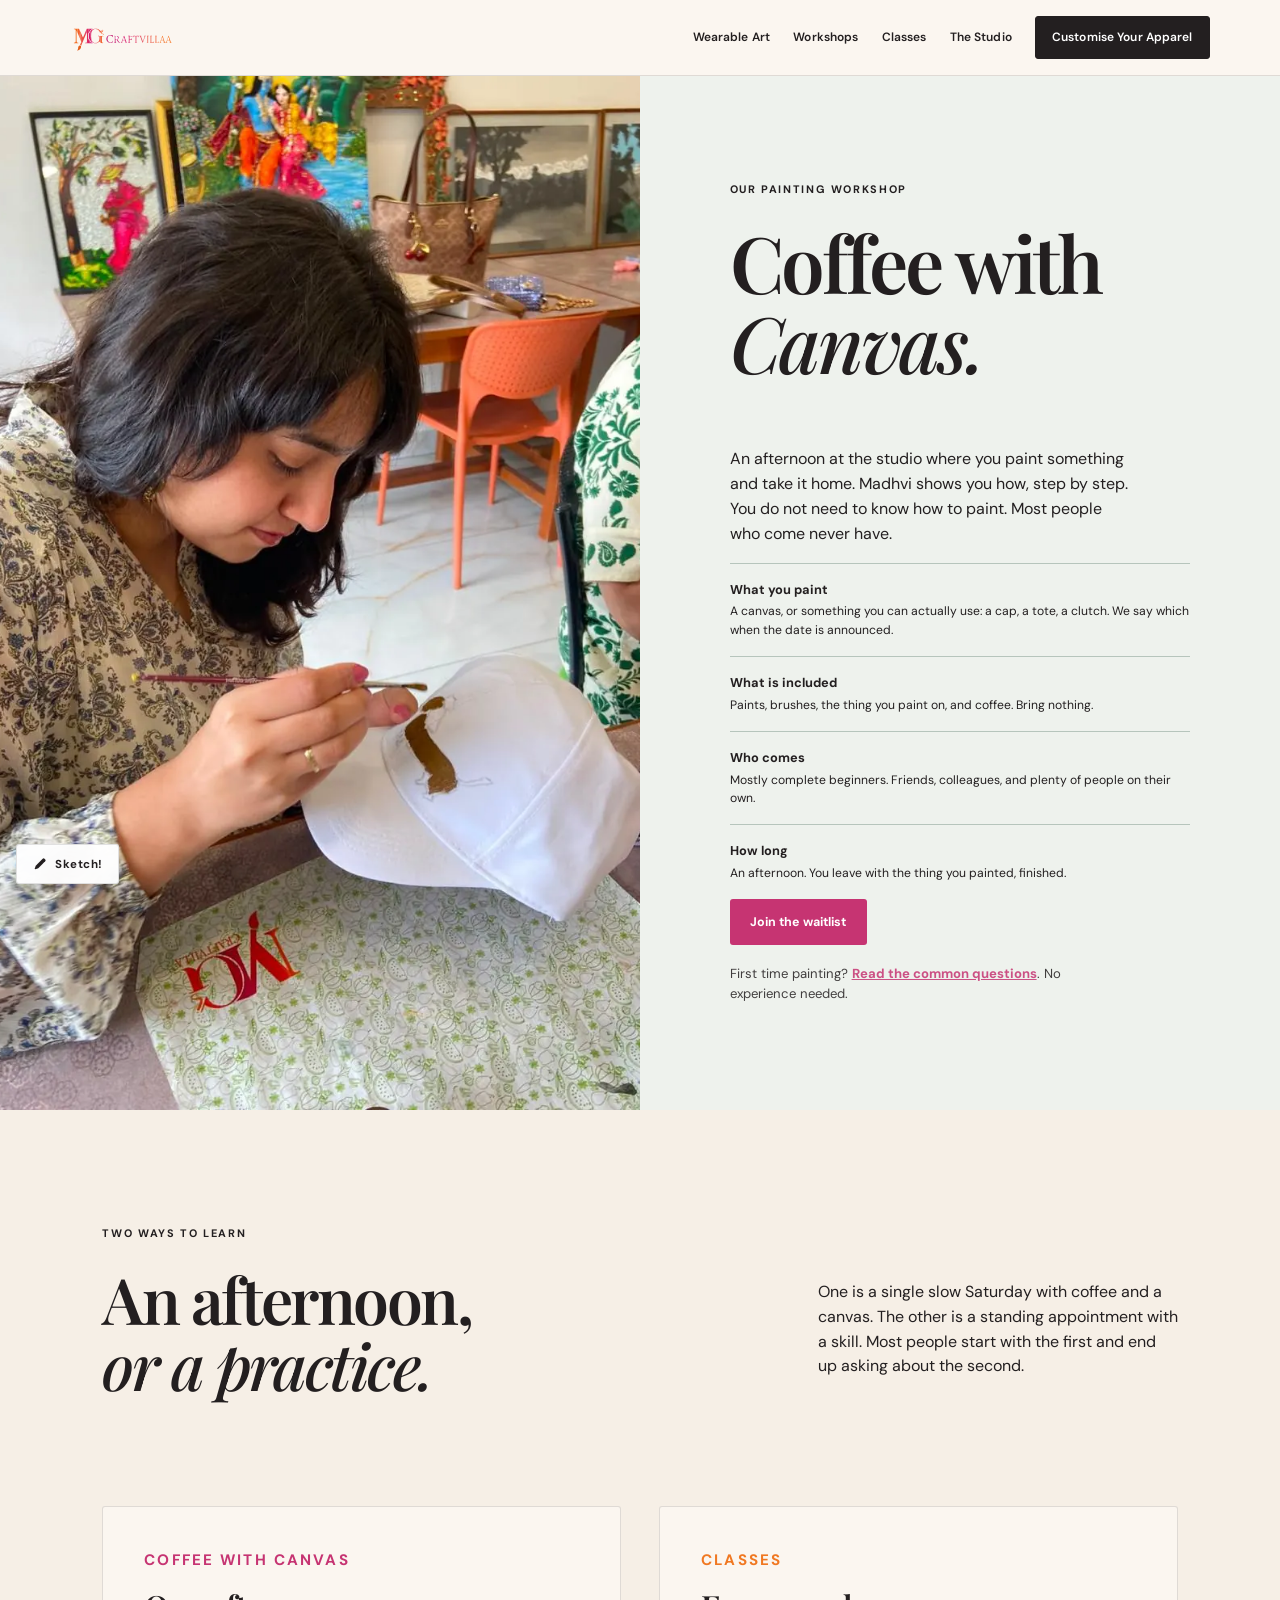
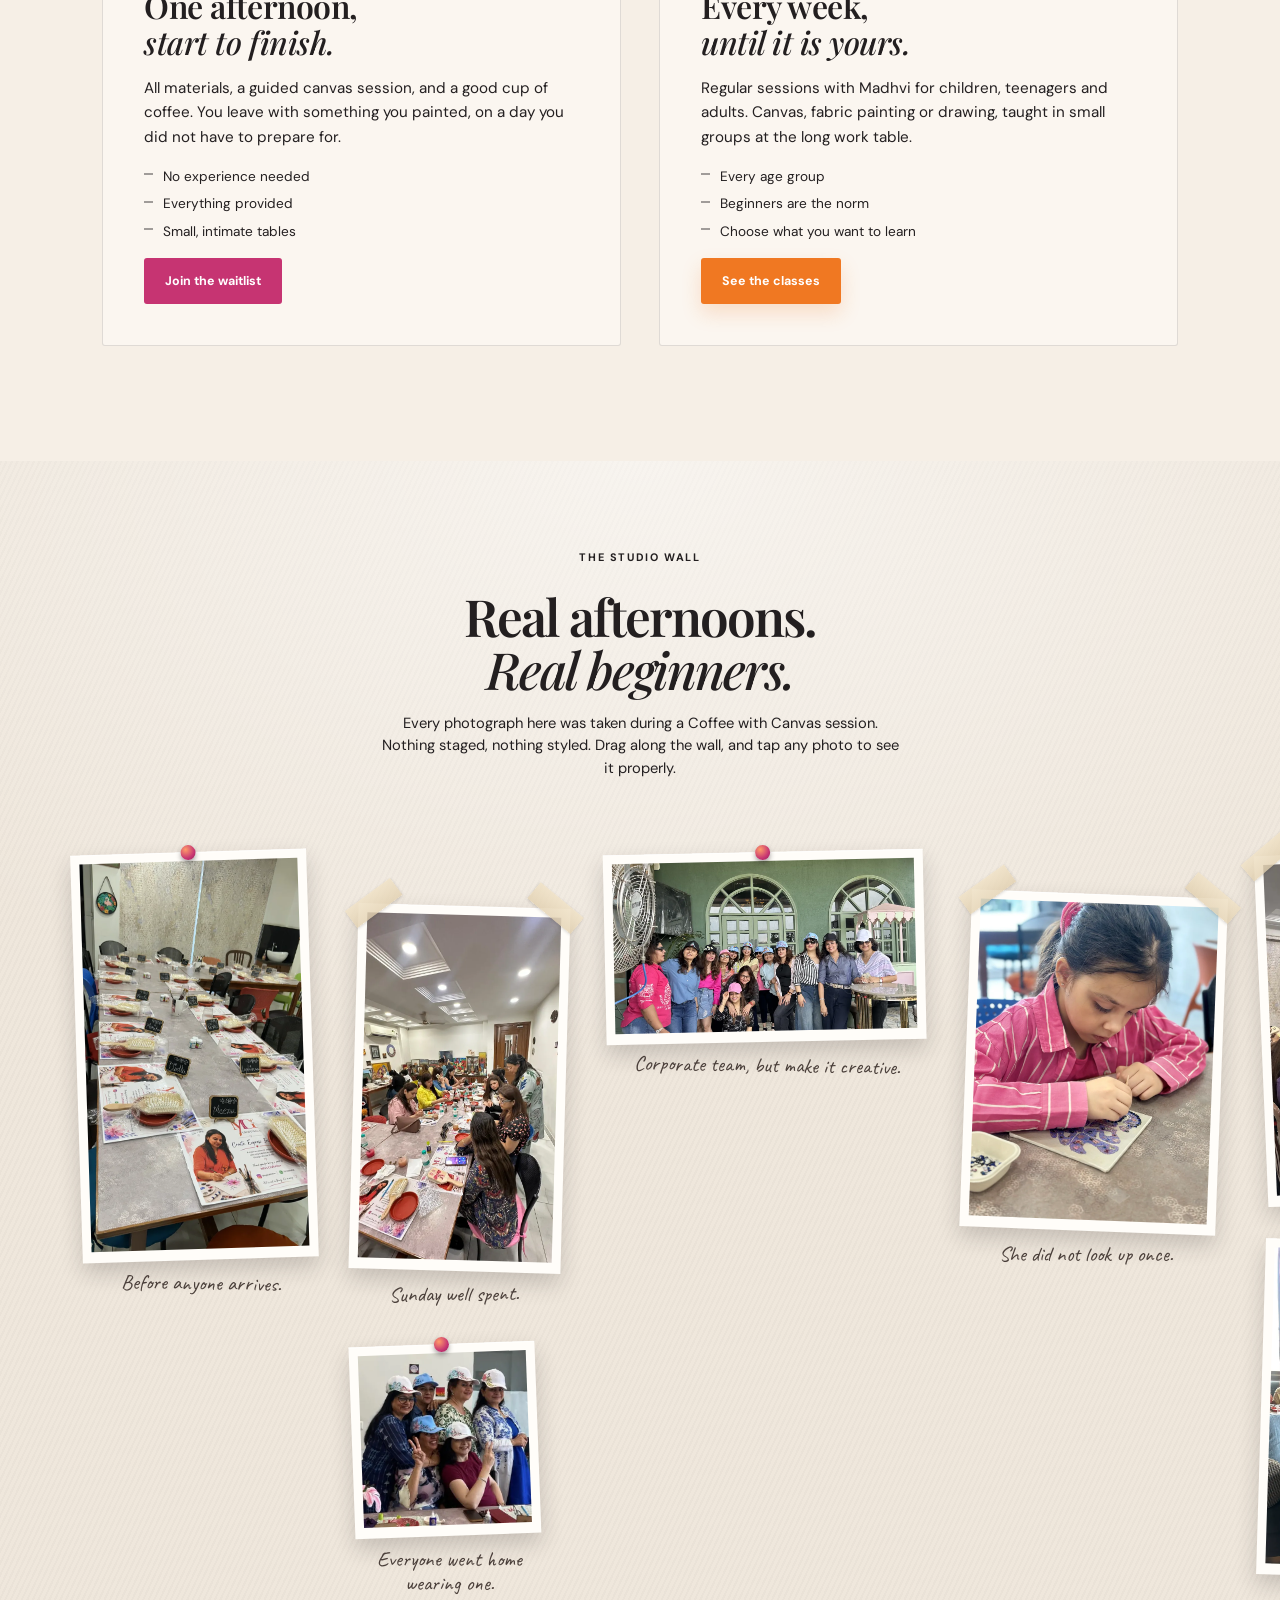
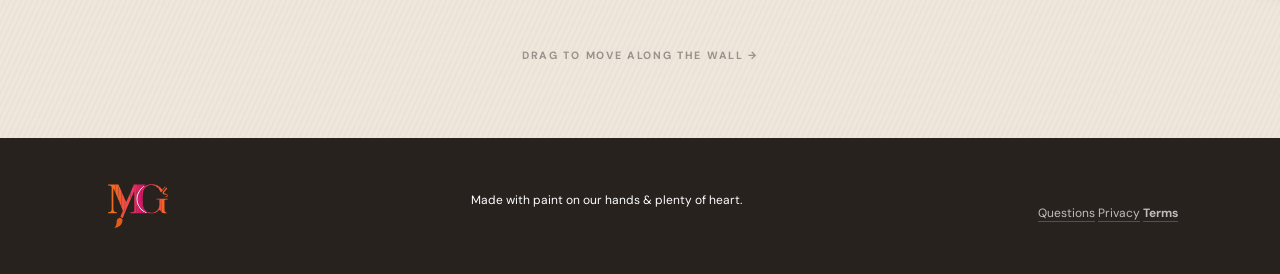
<file: workshops.html>
<!doctype html><html lang="en"><head><meta charset="UTF-8"><meta name="viewport" content="width=device-width,initial-scale=1, viewport-fit=cover"><meta name="description" content="Coffee with Canvas is MG's intimate, beginner-friendly painting workshop with coffee, colour and a guided canvas session."><title>Coffee with Canvas Workshops | MG's Craftvilla</title><link rel="canonical" href="https://mgscraftvilla.in/workshops.html"><meta property="og:type" content="website"><meta property="og:site_name" content="MG's Craftvilla"><meta property="og:title" content="Coffee with Canvas Workshops | MG's Craftvilla"><meta property="og:description" content="Coffee with Canvas is MG's intimate, beginner-friendly painting workshop with coffee, colour and a guided canvas session."><meta property="og:url" content="https://mgscraftvilla.in/workshops.html"><meta property="og:image" content="https://mgscraftvilla.in/assets/og-logo.jpg"><meta property="og:image:width" content="1200"><meta property="og:image:height" content="1200"><meta property="og:locale" content="en_IN"><meta name="twitter:card" content="summary"><meta name="twitter:title" content="Coffee with Canvas Workshops | MG's Craftvilla"><meta name="twitter:description" content="Coffee with Canvas is MG's intimate, beginner-friendly painting workshop with coffee, colour and a guided canvas session."><meta name="twitter:image" content="https://mgscraftvilla.in/assets/og-logo.jpg"><link rel="icon" href="assets/mg-craftvillaa-mark.svg" type="image/svg+xml"><link rel="icon" href="favicon.ico" sizes="32x32"><link rel="apple-touch-icon" href="apple-touch-icon.png"><link rel="preconnect" href="https://fonts.googleapis.com"><link rel="preconnect" href="https://fonts.gstatic.com" crossorigin><link href="https://fonts.googleapis.com/css2?family=Caveat:wght@500;600&family=DM+Sans:wght@400;500;600;700&family=Playfair+Display:ital,wght@0,500;0,600;0,700;1,600&display=swap" rel="stylesheet"><link rel="stylesheet" href="styles.css"><link rel="stylesheet" href="brand.css"><link rel="stylesheet" href="fixes.css"><link rel="stylesheet" href="refinement.css"><link rel="stylesheet" href="revamp.css"></head><body><a class="skip-link" href="#main">Skip to content</a><header class="site-header page-header"><a href="index.html" aria-label="MG's Craftvilla home"><img class="brand-logo" src="assets/mg-craftvillaa-logo-transparent.svg" alt="MG's Craftvilla" width="110" height="55"></a><button class="menu" aria-label="Open navigation">☰</button><nav aria-label="Primary"><a href="shop.html">Wearable Art</a><a href="workshops.html">Workshops</a><a href="classes.html">Classes</a><a href="studio.html">The Studio</a><a href="custom.html" class="nav-cta">Customise Your Apparel</a></nav></header><main class="page" id="main"><section class="workshops section workshop-page"><div class="workshop-image"><img src="assets/workshops-hero.webp" alt="A guest at a Coffee with Canvas session hand-painting a design onto a white cap" width="960" height="1280" fetchpriority="high" decoding="async"></div><div class="workshop-copy"><p class="eyebrow">Our painting workshop</p><h1>Coffee with<br><i>Canvas.</i></h1><p>An afternoon at the studio where you paint something and take it home. Madhvi shows you how, step by step. You do not need to know how to paint. Most people who come never have.</p><div class="detail"><b>What you paint</b><span>A canvas, or something you can actually use: a cap, a tote, a clutch. We say which when the date is announced.</span></div><div class="detail"><b>What is included</b><span>Paints, brushes, the thing you paint on, and coffee. Bring nothing.</span></div><div class="detail"><b>Who comes</b><span>Mostly complete beginners. Friends, colleagues, and plenty of people on their own.</span></div><div class="detail"><b>How long</b><span>An afternoon. You leave with the thing you painted, finished.</span></div><button class="button button-magenta" data-open-waitlist>Join the waitlist</button><p class="detail-aside">First time painting? <a href="faq.html">Read the common questions</a>. No experience needed.</p></div></section><section class="two-ways section" aria-labelledby="two-ways-title">
<div class="section-head"><div><p class="eyebrow">Two ways to learn</p><h2 id="two-ways-title">An afternoon,<br><i>or a practice.</i></h2></div><p>One is a single slow Saturday with coffee and a canvas. The other is a standing appointment with a skill. Most people start with the first and end up asking about the second.</p></div>
<div class="two-ways-grid">
<article class="way">
<p class="way-kicker">Coffee with Canvas</p>
<h3>One afternoon,<br><i>start to finish.</i></h3>
<p>All materials, a guided canvas session, and a good cup of coffee. You leave with something you painted, on a day you did not have to prepare for.</p>
<ul><li>No experience needed</li><li>Everything provided</li><li>Small, intimate tables</li></ul>
<button class="button button-magenta" data-open-waitlist>Join the waitlist</button>
</article>
<article class="way">
<p class="way-kicker">Classes</p>
<h3>Every week,<br><i>until it is yours.</i></h3>
<p>Regular sessions with Madhvi for children, teenagers and adults. Canvas, fabric painting or drawing, taught in small groups at the long work table.</p>
<ul><li>Every age group</li><li>Beginners are the norm</li><li>Choose what you want to learn</li></ul>
<a class="button button-orange" href="classes.html">See the classes</a>
</article>
</div>
</section><section class="wall-section" id="wall" aria-labelledby="wall-title"><div class="wall-head"><p class="eyebrow">The studio wall</p><h2 id="wall-title">Real afternoons.<br><i>Real beginners.</i></h2><p>Every photograph here was taken during a Coffee with Canvas session. Nothing staged, nothing styled. Drag along the wall, and tap any photo to see it properly.</p></div><div class="wall" tabindex="0" role="region" aria-label="Studio wall of workshop photographs, scrolls horizontally"><div class="wall-surface"><div class="wall-col" style="--top:0px"><figure class="wall-item is-pinned" style="--rot:-1.8deg;--w:236px"><button type="button" class="wall-shot" data-index="0" aria-label="Open photo: The long studio table laid out before a workshop, with named place cards, paint pots, brushes and a wooden hairbrush at every seat"><img src="assets/workshops/table-set-for-you.webp" alt="The long studio table laid out before a workshop, with named place cards, paint pots, brushes and a wooden hairbrush at every seat" width="675" height="1200" loading="lazy" decoding="async"></button><figcaption class="wall-note" style="--tilt:2.6deg">Before anyone arrives.</figcaption></figure></div><div class="wall-col" style="--top:54px"><figure class="wall-item is-taped" style="--rot:1.6deg;--w:212px"><button type="button" class="wall-shot" data-index="1" aria-label="Open photo: Workshop guests painting along the long studio table, palettes and paints spread out"><img src="assets/workshops/long-table.webp" alt="Workshop guests painting along the long studio table, palettes and paints spread out" width="675" height="1200" loading="lazy" decoding="async"></button><figcaption class="wall-note" style="--tilt:-2.2deg">Sunday well spent.</figcaption></figure><figure class="wall-item is-pinned" style="--rot:-2.1deg;--w:186px"><button type="button" class="wall-shot" data-index="2" aria-label="Open photo: Guests wearing the caps they hand-painted, posing together"><img src="assets/workshops/caps-together.webp" alt="Guests wearing the caps they hand-painted, posing together" width="508" height="520" loading="lazy" decoding="async"></button><figcaption class="wall-note" style="--tilt:1.9deg">Everyone went home wearing one.</figcaption></figure></div><div class="wall-col" style="--top:0px"><figure class="wall-item is-pinned" style="--rot:-1.2deg;--w:320px"><button type="button" class="wall-shot" data-index="3" aria-label="Open photo: A group outside the studio holding up the canvases they painted"><img src="assets/workshops/group-outside.webp" alt="A group outside the studio holding up the canvases they painted" width="1200" height="675" loading="lazy" decoding="async"></button><figcaption class="wall-note" style="--tilt:2.1deg">Corporate team, but make it creative.</figcaption></figure></div><div class="wall-col" style="--top:42px"><figure class="wall-item is-taped" style="--rot:2.2deg;--w:256px"><button type="button" class="wall-shot" data-index="4" aria-label="Open photo: A young girl placing tiny beads onto a small painted canvas with a toothpick, concentrating closely"><img src="assets/workshops/beadwork-hands.webp" alt="A young girl placing tiny beads onto a small painted canvas with a toothpick, concentrating closely" width="900" height="1200" loading="lazy" decoding="async"></button><figcaption class="wall-note" style="--tilt:-2.4deg">She did not look up once.</figcaption></figure></div><div class="wall-col" style="--top:0px"><figure class="wall-item is-taped" style="--rot:-2.4deg;--w:204px"><button type="button" class="wall-shot" data-index="5" aria-label="Open photo: Guests bent over their canvases mid-session, everyone absorbed in their own painting"><img src="assets/workshops/heads-down.webp" alt="Guests bent over their canvases mid-session, everyone absorbed in their own painting" width="675" height="1200" loading="lazy" decoding="async"></button></figure><figure class="wall-item is-pinned" style="--rot:1.7deg;--w:196px"><button type="button" class="wall-shot" data-index="6" aria-label="Open photo: The studio in warm evening light during a painting session"><img src="assets/workshops/warm-evening.webp" alt="The studio in warm evening light during a painting session" width="675" height="1200" loading="lazy" decoding="async"></button></figure></div><div class="wall-col" style="--top:66px"><figure class="wall-item is-taped" style="--rot:-1.4deg;--w:208px"><button type="button" class="wall-shot" data-index="7" aria-label="Open photo: The studio&#x27;s arched windows above the long work table"><img src="assets/workshops/arched-windows.webp" alt="The studio&#x27;s arched windows above the long work table" width="675" height="1200" loading="lazy" decoding="async"></button></figure></div><div class="wall-col" style="--top:0px"><figure class="wall-item is-pinned" style="--rot:1.5deg;--w:318px"><button type="button" class="wall-shot" data-index="8" aria-label="Open photo: The whole workshop group gathered together at the end of a session"><img src="assets/workshops/whole-group.webp" alt="The whole workshop group gathered together at the end of a session" width="1200" height="675" loading="lazy" decoding="async"></button><figcaption class="wall-note" style="--tilt:-2.0deg">Nobody left on time.</figcaption></figure></div><div class="wall-col" style="--top:36px"><figure class="wall-item is-taped" style="--rot:-2.3deg;--w:266px"><button type="button" class="wall-shot" data-index="9" aria-label="Open photo: Two friends painting side by side at the studio table"><img src="assets/workshops/two-friends.webp" alt="Two friends painting side by side at the studio table" width="900" height="1200" loading="lazy" decoding="async"></button><figcaption class="wall-note" style="--tilt:2.5deg">She said she could not paint.</figcaption></figure></div><div class="wall-col" style="--top:0px"><figure class="wall-item is-pinned" style="--rot:2.5deg;--w:200px"><button type="button" class="wall-shot" data-index="10" aria-label="Open photo: A young painter working carefully on a purple bottle"><img src="assets/workshops/young-painter.webp" alt="A young painter working carefully on a purple bottle" width="675" height="1200" loading="lazy" decoding="async"></button><figcaption class="wall-note" style="--tilt:-1.8deg">Very serious business.</figcaption></figure></div><div class="wall-col" style="--top:60px"><figure class="wall-item is-taped" style="--rot:-1.9deg;--w:246px"><button type="button" class="wall-shot" data-index="11" aria-label="Open photo: A guest hand-painting a monogram onto a white cap"><img src="assets/workshops/painting-a-cap.webp" alt="A guest hand-painting a monogram onto a white cap" width="900" height="1200" loading="lazy" decoding="async"></button><figcaption class="wall-note" style="--tilt:2.2deg">First time painting.</figcaption></figure></div><div class="wall-col" style="--top:0px"><figure class="wall-item is-taped" style="--rot:2.3deg;--w:194px"><button type="button" class="wall-shot" data-index="12" aria-label="Open photo: A guest painting florals onto a glass bottle for the first time"><img src="assets/workshops/first-bottle.webp" alt="A guest painting florals onto a glass bottle for the first time" width="675" height="1200" loading="lazy" decoding="async"></button><figcaption class="wall-note" style="--tilt:-2.5deg">Started with &#8220;I&#8217;ll just watch.&#8221;</figcaption></figure></div><div class="wall-col" style="--top:46px"><figure class="wall-item is-pinned" style="--rot:-2.0deg;--w:260px"><button type="button" class="wall-shot" data-index="13" aria-label="Open photo: A guest hand-painting a floral motif onto a fabric clutch"><img src="assets/workshops/painting-a-clutch.webp" alt="A guest hand-painting a floral motif onto a fabric clutch" width="900" height="1200" loading="lazy" decoding="async"></button></figure></div><div class="wall-col" style="--top:0px"><figure class="wall-item is-taped" style="--rot:1.9deg;--w:190px"><button type="button" class="wall-shot" data-index="14" aria-label="Open photo: Children painting together at their own table in the studio"><img src="assets/workshops/kids-table.webp" alt="Children painting together at their own table in the studio" width="675" height="1200" loading="lazy" decoding="async"></button></figure><figure class="wall-item is-pinned" style="--rot:-2.2deg;--w:206px"><button type="button" class="wall-shot" data-index="15" aria-label="Open photo: The studio full of guests painting, seen from the far end of the room"><img src="assets/workshops/full-room.webp" alt="The studio full of guests painting, seen from the far end of the room" width="675" height="1200" loading="lazy" decoding="async"></button></figure></div><div class="wall-col" style="--top:34px"><figure class="wall-item is-taped" style="--rot:1.3deg;--w:316px"><button type="button" class="wall-shot" data-index="16" aria-label="Open photo: Workshop guests holding up the pieces they painted"><img src="assets/workshops/holding-them-up.webp" alt="Workshop guests holding up the pieces they painted" width="1200" height="675" loading="lazy" decoding="async"></button><figcaption class="wall-note" style="--tilt:-2.3deg">3 hours. Zero artistic experience.</figcaption></figure></div></div></div><p class="wall-hint" aria-hidden="true">drag to move along the wall →</p></section></main><footer><a href="index.html" aria-label="MG's Craftvilla home"><img class="brand-mark" src="assets/mg-craftvillaa-mark.svg" alt="MG's Craftvilla" width="72" height="72" decoding="async"></a><p>Made with paint on our hands &amp; plenty of heart.</p><p class="footer-legal"><a href="faq.html">Questions</a> <a href="privacy.html">Privacy</a> <a href="terms.html">Terms</a></p></footer><dialog id="waitlist"><button class="close" aria-label="Close">×</button><p class="eyebrow">Coffee with Canvas</p><h2>Save me a seat.</h2><p>Join the list and be first to know when the next slow, colourful afternoon opens.</p><form id="waitlistForm" action="https://script.google.com/macros/s/AKfycbwqMx1kkquk6zA5JcxA3MXO7AVpBKVdiENWq3wphzWa5seTRKDUpTsgFLL6-oCwKHNiWw/exec" method="POST"><input type="hidden" name="formType" value="waitlist"><input type="hidden" name="returnTo" value="https://mgscraftvilla.in/thank-you.html"><input type="text" name="_honey" class="honeypot" tabindex="-1" autocomplete="off" aria-hidden="true" /><label>Your name<input name="name" required placeholder="Your name"></label><label>Email address<input name="email" type="email" required placeholder="you@example.com" autocomplete="email"></label><label>Phone number<input name="phone" type="tel" required placeholder="+91 98765 43210" autocomplete="tel"></label><button class="button button-magenta" type="submit">Join the waitlist</button><p class="form-message" role="status" aria-live="polite"></p></form></dialog><dialog class="lightbox" id="wallLightbox" aria-label="Workshop photograph"><button type="button" class="lightbox-close" aria-label="Close photo">×</button><button type="button" class="lightbox-nav prev" aria-label="Previous photo">‹</button><button type="button" class="lightbox-nav next" aria-label="Next photo">›</button><figure><img id="lightboxImg" alt=""><figcaption id="lightboxNote"></figcaption></figure></dialog><script src="script.js"></script><script src="studio-wall.js"></script><script src="annotate.js"></script><script src="analytics.js"></script></body></html>
</file>
<file: styles.css>
:root{--orange:#f07822;--magenta:#c63472;--ink:#28221f;--cream:#fbf5ed;--paper:#f3e7d8;--serif:'Playfair Display',Georgia,serif;--sans:'DM Sans',Arial,sans-serif}*{box-sizing:border-box}html{scroll-behavior:smooth}body{margin:0;background:var(--cream);color:var(--ink);font-family:var(--sans);font-size:16px;line-height:1.55}h1,h2,h3,p{margin-top:0}h1,h2,h3{font-family:var(--serif);font-weight:600;line-height:1.03;letter-spacing:-.04em}h1{font-size:clamp(3.4rem,6.8vw,6.5rem)}h2{font-size:clamp(2.8rem,5vw,5rem)}h3{font-size:1.9rem}i{font-weight:500}.site-header{height:78px;padding:0 5.5vw;display:flex;align-items:center;justify-content:space-between;position:absolute;width:100%;z-index:2}.brand{color:var(--ink);text-decoration:none;font-size:1.35rem;font-weight:700;letter-spacing:-.06em}.brand em{font-family:var(--serif);font-weight:600}nav{display:flex;align-items:center;gap:2.2rem}nav a{color:var(--ink);text-decoration:none;font-size:.84rem;font-weight:600}.nav-cta{border:1px solid var(--ink);border-radius:3px;padding:.6rem 1rem}.menu{display:none;border:0;background:transparent;font-size:1.4rem}.hero{min-height:720px;display:grid;grid-template-columns:53% 47%;position:relative;overflow:hidden}.hero-copy{padding:190px 8vw 90px 12vw;position:relative;z-index:1}.eyebrow{text-transform:uppercase;letter-spacing:.15em;font-size:.68rem;font-weight:700;margin-bottom:1.5rem}.intro{max-width:390px;font-size:1.14rem;margin:1.7rem 0 2.5rem}.actions{display:flex;align-items:center;gap:1.8rem}.button{border:0;border-radius:3px;padding:.85rem 1.3rem;display:inline-flex;gap:.8rem;align-items:center;font:700 .78rem var(--sans);text-decoration:none;cursor:pointer}.button-orange{background:var(--orange);color:#fff}.button-magenta{background:var(--magenta);color:#fff}.text-link{color:var(--ink);font-weight:700;text-decoration:none;font-size:.8rem}.text-link span{font-size:1.2rem;margin-left:.4rem}.hero-art{background:#eac7aa;position:relative;min-height:720px}.hero-art img{width:100%;height:100%;object-fit:cover;display:block}.paint-note{position:absolute;bottom:70px;left:-48px;background:var(--magenta);color:#fff;width:155px;height:155px;border-radius:50%;padding:47px 22px;font:600 1rem var(--serif);line-height:1.15;transform:rotate(-10deg)}.arc{position:absolute;width:240px;height:240px;border:1px solid var(--orange);border-radius:50%;left:41%;bottom:-130px}.intro-band{background:var(--orange);padding:115px 12vw 105px;text-align:center;color:#fff}.intro-band h2{font-size:clamp(2.8rem,5vw,4.6rem)}.intro-band>p:last-child{max-width:570px;margin:2rem auto 0}.paths{display:grid;grid-template-columns:repeat(3,1fr)}.path{color:var(--ink);padding:58px 12%;min-height:340px;text-decoration:none;position:relative}.path:nth-child(1){background:#e8d9ca}.path:nth-child(2){background:#edd4d2}.path:nth-child(3){background:#d9d6b8}.num{font-size:.72rem;font-weight:700}.icon{display:block;font-size:2rem;margin:35px 0 16px}.path p{font-size:.9rem;max-width:210px}.path b{font-size:.78rem}.section{padding:115px 8vw}.section-head{display:flex;justify-content:space-between;gap:5rem;align-items:end;margin-bottom:55px}.section-head>p{max-width:360px}.products{display:grid;grid-template-columns:repeat(3,1fr);gap:28px}.product-art{height:360px;padding:20px;position:relative;overflow:hidden}.product-art span{color:#fff;text-transform:uppercase;letter-spacing:.13em;font-size:.57rem;font-weight:700;position:relative;z-index:1}.tote{background:linear-gradient(135deg,#e7a25b,#b95646)}.scarf{background:linear-gradient(135deg,#9e264f,#df7179)}.jacket{background:linear-gradient(135deg,#2f5268,#233749)}.tag{font-size:.65rem;letter-spacing:.11em;text-transform:uppercase;margin:16px 0 8px}.product h3{font-size:1.65rem;margin-bottom:.7rem}.product>p:not(.tag){font-size:.88rem}.product a{font-size:.75rem;color:var(--ink);font-weight:700}.custom{background:#f5dbce;padding:110px 12vw;display:grid;grid-template-columns:1fr 1fr;gap:9vw}.custom-copy p{max-width:410px}.custom ol{list-style:none;padding:0;counter-reset:step}.custom li{counter-increment:step;padding:.7rem 0;border-bottom:1px solid #d9aa9b;font-size:.86rem}.custom li:before{content:'0' counter(step);color:var(--magenta);font-weight:700;margin-right:18px}.custom small{display:block;margin-top:1.5rem;font-size:.72rem}.vision-form{background:#fff9f3;padding:2.2rem}.vision-form label,dialog label{display:block;font-size:.73rem;font-weight:700;margin-bottom:1.1rem}.vision-form input,.vision-form textarea,dialog input{width:100%;display:block;margin-top:.35rem;border:0;border-bottom:1px solid #bdaaa0;background:transparent;padding:.65rem 0;font:400 .85rem var(--sans);outline:0}.vision-form textarea{height:65px;resize:vertical}.vision-form label span{font-size:.65rem;color:#71645d;font-weight:400}.form-message{font-size:.78rem;margin:1rem 0 0;color:#5f3439}.workshops{display:grid;grid-template-columns:1fr 1fr;padding:0;background:#e6ede8}.workshop-image{min-height:630px;background:#85a094;position:relative;padding:60px;color:white;overflow:hidden}.workshop-image .sun{width:260px;height:260px;border-radius:50%;background:#edb058;position:absolute;top:140px;left:15%;opacity:.92}.workshop-image p{position:absolute;bottom:90px;z-index:1;font:600 2.8rem/1 var(--serif);letter-spacing:-.05em}.workshop-copy{padding:105px 14%;align-self:center}.workshop-copy>p:not(.eyebrow){max-width:400px}.detail{border-top:1px solid #b6c5bc;padding:16px 0;font-size:.8rem;display:grid;gap:3px}.detail span{font-size:.76rem}.studio{display:grid;grid-template-columns:1.05fr .95fr;background:#c63472;color:white}.studio-copy{padding:120px 14%}.studio-copy .button{margin-top:1rem}.studio-visual{background:#e1a16e;min-height:560px;position:relative;overflow:hidden;color:#7f3b36}.window{width:55%;height:58%;position:absolute;right:0;top:0;background:linear-gradient(135deg,#f5d29e,#a7b5a2);border-left:14px solid #8c5b46;border-bottom:14px solid #8c5b46}.easel{position:absolute;bottom:85px;left:17%;font-size:11rem;line-height:.5;transform:rotate(-9deg)}.table{position:absolute;bottom:45px;right:10%;font-size:19rem;line-height:.3}.studio-visual p{position:absolute;bottom:110px;right:14%;font:600 1.9rem/1 var(--serif);z-index:1}.studio-details{text-align:center;padding-bottom:125px}.rates{display:grid;grid-template-columns:repeat(3,1fr);margin-top:45px;text-align:left}.rates>div{padding:18px 10%;border-left:1px solid #d7c8ba}.rates>div:first-child{border-left:0}.rates span{font-size:.68rem;text-transform:uppercase;letter-spacing:.1em;font-weight:700}.rates strong{display:block;font:600 3.3rem var(--serif);letter-spacing:-.06em;margin:.6rem 0}.rates small{font:400 .85rem var(--sans);letter-spacing:0}.rates p{font-size:.78rem}footer{padding:40px 8vw;background:#28221f;color:#fff;display:flex;justify-content:space-between;align-items:center;font-size:.75rem}footer .brand,footer a{color:#fff}footer a:last-child{font-weight:700}dialog{border:0;width:min(500px,90vw);padding:45px;background:#fffaf2;color:var(--ink);box-shadow:0 12px 45px #0004}dialog::backdrop{background:#40242eb8}.close{position:absolute;right:18px;top:14px;border:0;background:transparent;font-size:2rem;cursor:pointer}dialog h2{font-size:3rem;margin-bottom:.8rem}dialog>p:not(.eyebrow){font-size:.88rem}.menu+nav{display:flex}@media(max-width:800px){.site-header{padding:0 6vw;position:relative}.menu{display:block}nav{display:none!important;position:absolute;top:70px;left:5%;right:5%;background:var(--cream);padding:1rem;box-shadow:0 5px 15px #0002;flex-direction:column;align-items:start;gap:1rem}.menu+nav.open{display:flex!important}.hero,.workshops,.studio,.custom{grid-template-columns:1fr}.hero-copy{padding:100px 10vw 55px}.hero-art{min-height:460px}.paint-note{left:auto;right:22px;bottom:18px}.arc{display:none}.paths,.products,.rates{grid-template-columns:1fr}.path{min-height:250px}.section{padding:75px 8vw}.section-head{display:block;margin-bottom:35px}.section-head>p{margin-bottom:0}.product{margin-bottom:32px}.product-art{height:300px}.custom{padding:75px 8vw;gap:45px}.workshop-image{min-height:400px}.workshop-copy{padding:75px 10%}.studio-copy{padding:75px 10%}.studio-visual{min-height:410px}.rates>div{border-left:0;border-top:1px solid #d7c8ba;padding:25px 0}.rates>div:first-child{border-top:0}footer{gap:1rem;align-items:flex-start;flex-direction:column}.intro-band{padding:80px 9vw}}
</file>
<file: brand.css>
.brand-logo{display:block;width:124px;height:auto}.site-header .brand{display:none}.page-header{position:relative;background:#fff;border-bottom:1px solid #f0e6dc}.page{min-height:70vh}.page-intro{padding:105px 12vw 75px;background:var(--cream)}.page-intro p{max-width:520px;margin:1.5rem 0 2rem}.custom-page{min-height:650px}.production-note{text-align:center;margin:4rem auto 0;max-width:430px;font-size:.85rem}.hero-art:after,.real-photo:after{content:'';position:absolute;inset:0;background:linear-gradient(180deg,transparent 55%,rgba(35,31,32,.38))}.hero-art .brand-watermark,.real-photo .brand-watermark{position:absolute;z-index:1;top:24px;right:24px;width:92px;background:#fff;padding:7px}.hero-art img{object-position:58% center}.studio-photo{min-height:560px;position:relative;overflow:hidden;background:#ddd}.studio-photo>img{height:100%;width:100%;object-fit:cover;object-position:center}.studio-photo .photo-caption{position:absolute;z-index:1;left:8%;bottom:9%;font:600 clamp(2rem,4vw,4rem)/.98 var(--serif);color:#fff;margin:0}.studio-photo .photo-caption i{font-weight:500}.studio-photo .brand-watermark{position:absolute;z-index:1;right:24px;top:24px;width:92px;padding:7px;background:#fff}.studio-page .studio-copy{background:var(--magenta)}.studio-page .studio-visual{display:none}.whatsapp{background:#231f20;color:#fff}.whatsapp:hover{background:#43393a}.whatsapp-strip{background:#231f20;color:#fff;padding:24px 8vw;display:flex;gap:18px;align-items:center;justify-content:space-between}.whatsapp-strip p{margin:0;font-size:.85rem}.contact-line{font-size:.82rem;margin-top:22px}.contact-line a{color:inherit;font-weight:700}.hide-price{font:600 2.15rem var(--serif);letter-spacing:-.04em;color:var(--magenta)}.home-studio-photo{height:100%;width:100%;object-fit:cover;display:block}.studio-visual{background:#d9c0a5}.studio-visual .home-studio-photo{opacity:.94}.studio-visual .window,.studio-visual .easel,.studio-visual .table{display:none}@media(max-width:800px){.brand-logo{width:104px}.page-intro{padding:75px 10vw 55px}.whatsapp-strip{align-items:flex-start;flex-direction:column}.studio-photo{min-height:410px}}
</file>
<file: fixes.css>
.hero-art .brand-watermark,
.real-photo .brand-watermark {
  width: 92px;
  height: auto;
  object-fit: contain;
}
</file>
<file: refinement.css>
.site-header{position:sticky!important;top:0;background:rgba(251,246,240,.96);backdrop-filter:blur(10px);border-bottom:1px solid rgba(35,31,32,.08);z-index:20}.hero{min-height:calc(100vh - 78px)}.hero-art{min-height:calc(100vh - 78px)}.hero-art>img{height:100%;width:100%;object-fit:cover;object-position:50% 48%}.hero-art:after{display:none}.products .product-art{padding:0;background:#ead9cd!important}.products .product-art:after{display:none}.product-photo{width:100%;height:100%;display:block;object-fit:cover;object-position:center top}.product h3{font-size:1.9rem}.product-summary{min-height:74px}.product .tag{color:var(--magenta)}.product a{display:inline-block;margin-top:.5rem}.site-header .brand-logo{width:105px}@media(max-width:800px){.site-header{position:sticky!important}.hero{min-height:auto}.hero-art{min-height:560px}.hero-copy{padding-top:80px}.products .product-art{height:450px}}
</file>
<file: revamp.css>
:root{--orange:#f07822;--magenta:#c63472;--ink:#231f20;--cream:#fbf6f0;--gold:#b08d57;--line:rgba(35,31,32,.13)}body{background:var(--cream);color:var(--ink)}.site-header{position:sticky!important;top:0;z-index:100;background:rgba(251,246,240,.97);backdrop-filter:blur(16px);border-bottom:1px solid var(--line);height:76px}.site-header>a:first-child{display:flex;align-items:center}.brand-logo{width:110px;height:auto;display:block}.site-header .brand{display:none}nav{gap:1.45rem}nav a{font-size:.75rem;letter-spacing:.01em}.nav-cta{background:var(--ink);color:#fff!important;border-color:var(--ink)!important;padding:.72rem 1rem!important}.nav-cta:hover{background:var(--magenta);border-color:var(--magenta)!important}.hero{min-height:calc(100vh - 76px);background:var(--cream)}.hero-copy{padding-top:clamp(82px,11vw,165px);padding-left:clamp(7vw,12vw,14vw);padding-bottom:70px}.hero-copy h1{max-width:680px}.hero-copy .intro{font-size:clamp(1rem,1.4vw,1.22rem);max-width:430px}.hero-art{min-height:calc(100vh - 76px);background:#9d7b5d}.hero-art>img{display:block;width:100%;height:100%;object-fit:cover;object-position:50% 44%}.hero-art:after{display:none}.paint-note{box-shadow:0 12px 28px rgba(35,31,32,.22)}.button{min-height:46px;transition:transform .2s ease,background .2s ease}.button:hover{transform:translateY(-2px)}.button-orange{box-shadow:0 9px 20px rgba(240,120,34,.2)}.proof-strip{display:grid;grid-template-columns:repeat(3,1fr);gap:1px;background:var(--line);border-top:1px solid var(--line);border-bottom:1px solid var(--line)}.proof-strip div{padding:19px 5vw;background:#fff;text-align:center;font-size:.68rem;text-transform:uppercase;letter-spacing:.13em;font-weight:700}.intro-band{padding:100px 12vw}.paths .path{transition:transform .25s ease,filter .25s ease}.paths .path:hover{transform:translateY(-5px);filter:saturate(1.1)}.shop{background:#fff}.section-head{align-items:center}.products{gap:22px}.product{padding-bottom:20px}.products .product-art{height:430px;padding:0;background:#ead9cd!important}.products .product-art:after{display:none}.product-photo{display:block;width:100%;height:100%;object-fit:cover;object-position:center top}.product .tag{color:var(--magenta);font-weight:700}.product h3{font-size:2rem;margin-bottom:.55rem}.product-summary{min-height:74px}.product a{font-size:.79rem;text-decoration:none;border-bottom:1px solid var(--ink);padding-bottom:2px}.custom{background:linear-gradient(120deg,#f7e2d2,#f3d5e2)}.vision-form{box-shadow:0 18px 35px rgba(84,42,38,.1)}.vision-form input:focus,.vision-form textarea:focus,dialog input:focus{border-color:var(--magenta)}.workshops{background:#eef2ed}.studio{background:var(--magenta)}.studio-details{background:#fff}.rates strong{color:var(--magenta)}.whatsapp{background:#231f20;color:#fff}.whatsapp:hover{background:#43393a}.whatsapp-strip{background:#231f20;color:#fff;padding:28px 8vw;display:flex;align-items:center;justify-content:space-between;gap:20px}.whatsapp-strip p{margin:0;font-size:.86rem}.form-message{font-weight:600}.form-message a{color:var(--magenta)}dialog{border-radius:2px}dialog::backdrop{backdrop-filter:blur(4px)}footer{padding:32px 8vw}.mobile-enquiry{display:none}@media(max-width:800px){.site-header{height:68px}.brand-logo{width:94px}.menu{display:block}.site-header nav{top:68px;left:0;right:0;border-top:1px solid var(--line);box-shadow:0 14px 25px rgba(35,31,32,.08);padding:1.2rem 6vw}.site-header nav a{font-size:.9rem}.hero{min-height:auto}.hero-copy{padding:68px 9vw 48px}.hero-art{min-height:540px}.paint-note{right:16px;bottom:16px}.proof-strip{grid-template-columns:1fr}.proof-strip div{padding:13px}.intro-band{padding:75px 9vw}.products .product-art{height:500px}.product-summary{min-height:0}.section{padding:75px 8vw}.custom{padding:75px 8vw}.whatsapp-strip{align-items:flex-start;flex-direction:column}.mobile-enquiry{display:flex;position:fixed;z-index:110;right:15px;bottom:15px;background:#231f20;color:#fff;border-radius:3px;padding:12px 16px;font-size:.75rem;font-weight:700;text-decoration:none;box-shadow:0 8px 24px rgba(35,31,32,.28)}}

/* ============ Accessibility, motion & focus ============ */
.skip-link{position:absolute;left:-9999px;top:0;z-index:200;background:var(--ink);color:#fff;padding:12px 18px;font:700 .8rem var(--sans);text-decoration:none}
.skip-link:focus{left:8px;top:8px}
:where(a,button,input,textarea,select,[tabindex]):focus-visible{outline:2px solid var(--magenta);outline-offset:3px;border-radius:2px}
.honeypot{position:absolute!important;left:-9999px;width:1px;height:1px;opacity:0;pointer-events:none}
[id]{scroll-margin-top:92px}
@media(prefers-reduced-motion:reduce){
  html{scroll-behavior:auto}
  *,*::before,*::after{animation-duration:.01ms!important;animation-iteration-count:1!important;transition-duration:.01ms!important}
  .button:hover,.paths .path:hover{transform:none}
}

/* ============ Shop section footnote ============ */
.section-foot{margin:38px 0 0;font-size:.85rem;text-align:center}
.section-foot a{color:var(--magenta);font-weight:700;text-decoration:none;border-bottom:1px solid currentColor;padding-bottom:1px}

/* ============ Form states ============ */
.form-message:not(:empty){margin-top:1.1rem;padding:.85rem 1rem;background:rgba(198,52,114,.08);border-left:3px solid var(--magenta);font-size:.8rem;line-height:1.5}
.form-message.is-error:not(:empty){background:rgba(240,120,34,.1);border-left-color:var(--orange)}
button[disabled]{opacity:.55;cursor:progress}

/* ============ Visit / contact ============ */
.visit{background:var(--cream);display:grid;grid-template-columns:1fr 1fr;gap:6vw;align-items:center;border-top:1px solid var(--line)}
.visit-copy p{max-width:400px;font-size:.95rem}
.visit-list{list-style:none;margin:0;padding:0;display:grid;gap:1px;background:var(--line);border:1px solid var(--line)}
.visit-list li{background:#fff;padding:22px 26px;display:grid;gap:5px}
.visit-list span{font-size:.66rem;text-transform:uppercase;letter-spacing:.13em;font-weight:700;color:#7d6f68}
.visit-list b{font:600 1.15rem/1.3 var(--serif);letter-spacing:-.02em}
.visit-list a{color:var(--magenta);text-decoration:none;border-bottom:1px solid rgba(198,52,114,.35)}
.visit-list a:hover{border-bottom-color:currentColor}

/* ============ Footer ============ */
footer:has(.footer-brand){display:grid;grid-template-columns:1.2fr 1fr auto;gap:2.5rem;align-items:center;padding:44px 8vw}
.footer-brand p{margin:.9rem 0 0;max-width:250px;opacity:.75}
.footer-nav{display:flex;flex-wrap:wrap;gap:.4rem 1.5rem;justify-content:center}
.footer-nav a{font-size:.78rem;font-weight:600;text-decoration:none;opacity:.85}
.footer-nav a:hover{opacity:1;text-decoration:underline}
.footer-meta{display:grid;gap:.5rem;justify-items:end;text-align:right}
.footer-meta p{margin:0;opacity:.6;font-size:.72rem}
.footer-meta a{font-weight:700;text-decoration:none}

@media(max-width:800px){
  [id]{scroll-margin-top:80px}
  .visit{grid-template-columns:1fr;gap:34px;padding:70px 8vw}
  .visit-list li{padding:18px 20px}
  footer:has(.footer-brand){grid-template-columns:1fr;gap:1.8rem;justify-items:start;text-align:left}
  .footer-nav{justify-content:flex-start}
  .footer-meta{justify-items:start;text-align:left}
}

/* styles.css hides every <nav> at <=800px for the mobile menu; the footer nav is
   not part of that menu, so opt it back in. */
.footer-nav{position:static;background:none;box-shadow:none;padding:0;flex-direction:row;align-items:center}
@media(max-width:800px){.footer-nav{display:flex!important;position:static;padding:0;background:none;box-shadow:none;flex-direction:row;gap:.4rem 1.2rem}}

/* Directions / hours links */
.visit-directions{justify-self:start;font-size:.76rem;font-weight:700;text-decoration:none;color:var(--magenta);border-bottom:1px solid rgba(198,52,114,.35);margin-top:4px}
.visit-directions:hover{border-bottom-color:currentColor}
.studio-visit-line{margin:1.4rem 0 0;font-size:.82rem}
.studio-visit-line b{font-weight:700}
.studio-visit-line a{color:inherit;font-weight:700;text-decoration:none;border-bottom:1px solid rgba(255,255,255,.5)}
.studio-visit-line a:hover{border-bottom-color:currentColor}

/* Square monogram mark, used in the footer, where the wide lockup sat in a
   white plate that showed as a box against the dark ground. */
.brand-mark{display:block;width:72px;height:72px}
@media(max-width:800px){.brand-mark{width:62px;height:62px}}

.sr-only{position:absolute;width:1px;height:1px;padding:0;margin:-1px;overflow:hidden;clip:rect(0 0 0 0);white-space:nowrap;border:0}

/* ============ Annotation overlay ============ */
/* Stacking order: canvas 9000 < sticky header 9010 < tools 9020.
   Marks cover the whole page and scroll away underneath the header, which
   stays clean and constant rather than being painted over. */
.site-header{z-index:9010}
/* The header is normally frosted over the page. While annotations exist it goes
   solid, so marks passing under it are hidden rather than faintly smeared. */
body.has-annotations .site-header{background:var(--cream);backdrop-filter:none}
.annot-canvas{
  position:fixed;top:0;left:0;width:100%;height:100%;z-index:9000;
  pointer-events:none;   /* inert until the tab is opened */
}
body.is-annotating .annot-canvas{pointer-events:auto;cursor:crosshair;touch-action:none}
body.is-annotating{user-select:none;-webkit-user-select:none}

.annot-bar{
  position:fixed;left:16px;bottom:16px;z-index:9020;
  display:flex;align-items:center;gap:.4rem;
  max-width:calc(100vw - 32px)
}
.annot-toggle{
  display:inline-flex;align-items:center;gap:.45rem;flex:none;
  height:40px;padding:0 .95rem;border:1px solid var(--line);border-radius:3px;
  background:rgba(255,255,255,.96);backdrop-filter:blur(10px);color:var(--ink);
  font:700 .72rem var(--sans);letter-spacing:.04em;cursor:pointer;
  box-shadow:0 8px 22px rgba(35,31,32,.16);transition:background .18s ease,color .18s ease
}
.annot-toggle svg{width:16px;height:16px}
.annot-toggle:hover{background:#fff}
.annot-bar.is-open .annot-toggle{background:var(--ink);color:#fff;border-color:var(--ink)}
.annot-bar.is-open .annot-toggle-text{display:none}
.annot-bar.is-open .annot-toggle{padding:0;width:40px;justify-content:center}

.annot-panel{
  display:none;align-items:center;gap:.45rem;flex-wrap:wrap;
  padding:6px 10px;border:1px solid var(--line);border-radius:22px;
  background:rgba(255,255,255,.97);backdrop-filter:blur(12px);
  box-shadow:0 10px 26px rgba(35,31,32,.18)
}
.annot-bar.is-open .annot-panel{display:flex}
.annot-group{display:flex;align-items:center;gap:.3rem}
.annot-divider{width:1px;height:18px;background:var(--line);flex:none}

.annot-tool{
  width:30px;height:30px;flex:none;display:grid;place-items:center;padding:0;
  border:0;border-radius:50%;background:transparent;color:var(--ink);cursor:pointer;
  transition:background .16s ease,color .16s ease
}
.annot-tool svg{width:17px;height:17px}
.annot-tool:hover{background:rgba(35,31,32,.08)}
.annot-tool[aria-pressed="true"]{background:var(--ink);color:#fff}

.annot-swatch{
  width:19px;height:19px;flex:none;padding:0;border-radius:50%;cursor:pointer;
  background:var(--swatch,#000);border:2px solid transparent;
  box-shadow:0 0 0 1px rgba(35,31,32,.2);transition:transform .16s ease
}
.annot-swatch:hover{transform:scale(1.15)}
.annot-swatch[aria-pressed="true"]{border-color:#fff;box-shadow:0 0 0 2px var(--ink)}

.annot-custom{
  position:relative;width:19px;height:19px;flex:none;display:block;cursor:pointer;
  border-radius:50%;overflow:hidden;box-shadow:0 0 0 1px rgba(35,31,32,.2);
  background:conic-gradient(#f07822,#c63472,#7f9a83,#b08d57,#f07822)
}
.annot-custom input[type=color]{
  position:absolute;inset:-4px;width:calc(100% + 8px);height:calc(100% + 8px);
  padding:0;border:0;background:transparent;opacity:0;cursor:pointer
}

.annot-action{
  border:0;background:transparent;cursor:pointer;padding:.3rem .45rem;border-radius:3px;
  font:700 .68rem var(--sans);letter-spacing:.03em;color:var(--ink);flex:none
}
.annot-action:hover:not(:disabled){background:rgba(35,31,32,.08)}
.annot-action:disabled{opacity:.3;cursor:default}

.annot-close{
  width:26px;height:26px;flex:none;display:grid;place-items:center;padding:0;
  border:0;border-radius:50%;background:transparent;color:var(--ink);cursor:pointer
}
.annot-close svg{width:14px;height:14px}
.annot-close:hover{background:rgba(35,31,32,.08)}

/* Keep clear of the WhatsApp button in the opposite corner. */
@media(max-width:800px){
  .annot-bar{left:12px;bottom:12px;right:12px;max-width:none;align-items:center}
  .annot-panel{flex:1;min-width:0;padding:6px 8px;gap:.3rem;justify-content:flex-start}
  .annot-tool{width:28px;height:28px}
  .annot-bar.is-open + .mobile-enquiry,
  body.is-annotating .mobile-enquiry{opacity:0;pointer-events:none}
}
@media(prefers-reduced-motion:reduce){
  .annot-toggle,.annot-tool,.annot-swatch{transition:none}
}

/* ============ The studio wall ============ */
.wall-section{background:#efe7dc;padding:88px 0 74px;position:relative;overflow:hidden}
/* Warm plaster: a soft wash plus a faint grain so it reads as a wall, not a panel. */
.wall-section:before{
  content:'';position:absolute;inset:0;pointer-events:none;
  background:
    radial-gradient(120% 80% at 50% 0%,rgba(255,255,255,.55),transparent 60%),
    repeating-linear-gradient(115deg,rgba(35,31,32,.022) 0 2px,transparent 2px 5px);
}
.wall-head{position:relative;text-align:center;padding:0 8vw;margin-bottom:34px}
.wall-head h2{font-size:clamp(2.3rem,4vw,3.8rem);margin-bottom:1rem}
.wall-head>p:last-child{max-width:520px;margin:0 auto;font-size:.92rem}

.wall{
  position:relative;overflow-x:auto;overflow-y:hidden;
  padding:38px 0 46px;cursor:grab;
  scrollbar-width:thin;scrollbar-color:rgba(35,31,32,.28) transparent;
  overscroll-behavior-x:contain;
}
.wall.is-dragging{cursor:grabbing;scroll-behavior:auto}
.wall::-webkit-scrollbar{height:8px}
.wall::-webkit-scrollbar-thumb{background:rgba(35,31,32,.25);border-radius:99px}
.wall-surface{display:flex;align-items:flex-start;gap:40px;padding:0 max(6vw,28px);width:max-content}
.wall-col{display:flex;flex-direction:column;gap:38px;margin-top:var(--top,0)}

.wall-item{margin:0;width:var(--w);position:relative;transform:rotate(var(--rot,0deg));transition:transform .25s ease}
.wall-item:hover{transform:rotate(0deg) scale(1.03);z-index:3}
.wall-shot{
  display:block;padding:9px 9px 11px;border:0;width:100%;cursor:pointer;
  background:#fffdf9;box-shadow:0 10px 22px rgba(35,31,32,.2),0 1px 0 rgba(255,255,255,.7) inset
}
.wall-shot img{display:block;width:100%;height:auto;background:#e2d7ca}

/* A pin head pressed through the top of the print. */
.wall-item.is-pinned .wall-shot:after{
  content:'';position:absolute;top:-7px;left:50%;transform:translateX(-50%);
  width:15px;height:15px;border-radius:50%;
  background:radial-gradient(circle at 34% 30%,#ff9b6a,#c63472 62%,#8d2350);
  box-shadow:0 3px 5px rgba(35,31,32,.4)
}
/* Two strips of masking tape at the top corners. */
.wall-item.is-taped:before,.wall-item.is-taped:after{
  content:'';position:absolute;top:-11px;width:56px;height:21px;z-index:2;
  background:linear-gradient(180deg,rgba(240,226,199,.86),rgba(226,208,175,.78));
  box-shadow:0 1px 3px rgba(35,31,32,.16)
}
.wall-item.is-taped:before{left:-13px;transform:rotate(-38deg)}
.wall-item.is-taped:after{right:-13px;transform:rotate(38deg)}

.wall-note{
  font-family:'Caveat',ui-rounded,'Segoe Print',cursive;
  font-size:1.32rem;line-height:1.15;color:#4a3f3a;
  margin:11px 4px 0;transform:rotate(var(--tilt,0deg));text-align:center
}
.wall-hint{
  position:relative;text-align:center;margin:6px 0 0;
  font-size:.66rem;letter-spacing:.16em;text-transform:uppercase;font-weight:700;
  color:rgba(35,31,32,.42);transition:opacity .4s ease
}
.wall-hint.is-gone{opacity:0}

/* ---- Lightbox ---- */
.lightbox{
  border:0;padding:0;max-width:min(94vw,980px);max-height:92vh;width:auto;
  background:transparent;overflow:visible;color:#fff
}
.lightbox::backdrop{background:rgba(24,18,16,.88);backdrop-filter:blur(3px)}
.lightbox figure{margin:0;display:flex;flex-direction:column;align-items:center;gap:14px}
.lightbox img{
  display:block;max-width:min(94vw,980px);max-height:74vh;width:auto;height:auto;
  background:#fffdf9;padding:10px;box-shadow:0 24px 60px rgba(0,0,0,.5)
}
.lightbox figcaption{
  font-family:'Caveat',ui-rounded,'Segoe Print',cursive;font-size:1.7rem;color:#fdf6ee;min-height:1px
}
.lightbox figcaption:empty{display:none}
.lightbox-close{
  position:absolute;top:-46px;right:-4px;width:38px;height:38px;border:0;border-radius:50%;
  background:rgba(255,255,255,.14);color:#fff;font-size:1.6rem;line-height:1;cursor:pointer
}
.lightbox-close:hover{background:rgba(255,255,255,.26)}
.lightbox-nav{
  position:absolute;top:50%;transform:translateY(-50%);
  width:44px;height:44px;border:0;border-radius:50%;cursor:pointer;
  background:rgba(255,255,255,.14);color:#fff;font-size:1.9rem;line-height:1
}
.lightbox-nav:hover{background:rgba(255,255,255,.26)}
.lightbox-nav.prev{left:-58px}
.lightbox-nav.next{right:-58px}

@media(max-width:900px){
  .lightbox-nav.prev{left:4px}
  .lightbox-nav.next{right:4px}
  .lightbox-close{top:-44px;right:0}
}
@media(max-width:800px){
  .wall-section{padding:64px 0 56px}
  .wall-surface{gap:26px;padding:0 22px}
  .wall-col{gap:28px}
  .wall-item{width:calc(var(--w) * .78)}
  .wall-note{font-size:1.15rem}
}
@media(prefers-reduced-motion:reduce){
  .wall-item,.wall-item:hover{transition:none}
  .wall-item:hover{transform:rotate(var(--rot,0deg))}
}

/* Home-page wall: a way through to the workshop page. */
.wall-cta{position:relative;text-align:center;margin:22px 0 0;font-size:.85rem}
.wall-cta a{color:var(--magenta);font-weight:700;text-decoration:none;border-bottom:1px solid currentColor;padding-bottom:2px}

/* ============================================================
   Mobile & iOS Safari
   ============================================================ */

html{
  -webkit-text-size-adjust:100%;   /* iOS inflates text in landscape without this */
  text-size-adjust:100%;
  -webkit-tap-highlight-color:transparent;   /* kills the grey flash on tap */
}

/* Safari renders NO blur at all without the prefix. */
.site-header{-webkit-backdrop-filter:blur(16px)}
body.has-annotations .site-header{-webkit-backdrop-filter:none}
.annot-toggle{-webkit-backdrop-filter:blur(10px)}
.annot-panel{-webkit-backdrop-filter:blur(12px)}
dialog::backdrop{-webkit-backdrop-filter:blur(4px)}
.lightbox::backdrop{-webkit-backdrop-filter:blur(3px)}

/* iOS counts the collapsing toolbar inside 100vh, so full-height blocks overflow
   the screen. dvh tracks the visible area; the vh line above stays as fallback. */
.hero{min-height:calc(100dvh - 76px)}
.hero-art{min-height:calc(100dvh - 76px)}
.page{min-height:70dvh}
.lightbox{max-height:92dvh}
.lightbox img{max-height:74dvh}
@media(max-width:800px){
  .hero{min-height:auto}
  .hero-art{min-height:540px}
}

/* Safari zooms the whole page when a focused input is under 16px. */
@media(pointer:coarse){
  .vision-form input,.vision-form textarea,dialog input,dialog textarea,
  input[type=text],input[type=email],input[type=tel],textarea{
    font-size:16px
  }
  .vision-form label span{font-size:.72rem}
}

/* Keep fixed corners clear of the home indicator and the notch in landscape.
   env() resolves to 0 where there is no inset, so nothing moves on other devices. */
.mobile-enquiry{
  right:max(15px,env(safe-area-inset-right));
  bottom:max(15px,env(safe-area-inset-bottom))
}
.annot-bar{
  left:max(16px,env(safe-area-inset-left));
  bottom:max(16px,env(safe-area-inset-bottom))
}
.site-header{
  padding-left:max(5.5vw,env(safe-area-inset-left));
  padding-right:max(5.5vw,env(safe-area-inset-right))
}
@media(max-width:800px){
  .annot-bar{
    left:max(12px,env(safe-area-inset-left));
    right:max(12px,env(safe-area-inset-right));
    bottom:max(12px,env(safe-area-inset-bottom))
  }
  .site-header{
    padding-left:max(6vw,env(safe-area-inset-left));
    padding-right:max(6vw,env(safe-area-inset-right))
  }
  footer{padding-bottom:max(44px,calc(env(safe-area-inset-bottom) + 24px))}
}

/* Momentum scrolling for the studio wall on older iOS. */
.wall{-webkit-overflow-scrolling:touch}

/* Long words (email addresses, URLs) must not push a narrow screen sideways. */
body{overflow-wrap:break-word}
.visit-list b,.contact-line{overflow-wrap:anywhere}

/* A grid/flex child refuses to shrink below its longest word unless told to,
   which was pushing the hero column 38px wider than a 320px screen. */
.hero-copy,.workshop-copy,.studio-copy,.custom-copy,.visit-copy,
.collection-copy,.section-head>div,.product,.wall-head{min-width:0}

/* The display sizes had floors (h1 54px, h2 45px) too tall for small phones , 
   "Craftswomanship" alone needed 337px inside a 269px column. */
@media(max-width:480px){
  /* "Craftswomanship" is 15 characters with no break point, the floor has to
     clear it inside the page padding, or it splits mid-word. */
  h1{font-size:clamp(2.1rem,10vw,3.4rem)}
  .page-intro{padding:64px 7vw 46px}
  h2{font-size:clamp(2rem,8.6vw,2.8rem)}
  .intro-band h2{font-size:clamp(2rem,8.6vw,2.8rem)}
  .collection-copy h2{font-size:clamp(2rem,8.6vw,3rem)}
  .wall-head h2{font-size:clamp(1.9rem,7.6vw,2.3rem)}
  .paint-head h2,.visit h2{font-size:clamp(2rem,8.6vw,2.8rem)}
  dialog h2{font-size:2.2rem}
  dialog{padding:34px 26px}
  .studio-photo .photo-caption{font-size:clamp(1.6rem,7vw,2.4rem)}
}

/* Last-resort net: never let a single long word push past the screen edge. */
h1,h2,h3,.wall-note{overflow-wrap:break-word}

/* On a narrow phone the two hero CTAs cannot share a row, and were breaking
   mid-phrase ("Explore / wearable art"). Let them stack, each on one line. */
@media(max-width:520px){
  .actions{flex-wrap:wrap;gap:1rem 1.4rem}
  .actions .button,.actions .text-link{white-space:nowrap}
  .button{padding:.8rem 1.15rem}
}

/* ---- Display type must never break mid-word ----
   The hero copy column is only ~33vw wide, and "Handpainted" needs about 5.5x
   the font size to sit on one line. At 6.8vw the word did not fit at ANY width
   between 820px and 1600px, so overflow-wrap was splitting it as "Handpaint /
   ed". Size the heading to the column it actually lives in, and take the
   break-word net off display type so a bad fit shows up instead of mangling. */
h1{font-size:clamp(3rem,6.1vw,6.2rem)}
.hero-copy{padding-left:clamp(7vw,9vw,12vw)}
h1,h2{overflow-wrap:normal;word-break:normal}
h3,.wall-note{overflow-wrap:break-word}

@media(max-width:480px){
  h1{font-size:clamp(2.1rem,10vw,3.4rem)}
}

/* Between 800 and 1000px the two-column section head left "Craftswomanship"
   a 249px slot for a word that needs 337px. Stack it a breakpoint later. */
@media(max-width:1000px){
  .section-head{display:block;margin-bottom:40px}
  .section-head>p{max-width:520px;margin-top:1.3rem}
}

/* ============ Legal pages ============ */
.legal{padding:0 8vw 100px;max-width:46rem;margin:0 auto}
.legal h2{
  font-size:clamp(1.35rem,2.2vw,1.7rem);letter-spacing:-.02em;
  margin:2.6rem 0 .7rem;padding-top:1.6rem;border-top:1px solid var(--line)
}
.legal h2:first-child{border-top:0;padding-top:0;margin-top:0}
.legal p{margin:0 0 1rem;font-size:.95rem;line-height:1.65}
.legal ul{margin:0 0 1.2rem;padding-left:1.15rem;font-size:.95rem;line-height:1.65}
.legal li{margin:.4rem 0}
.legal a{color:var(--magenta);font-weight:600}
.legal .nowrap{white-space:nowrap}
.legal-updated{font-size:.78rem;letter-spacing:.04em;opacity:.6;margin-top:1.4rem}
.legal-back{margin-top:2.8rem;padding-top:1.6rem;border-top:1px solid var(--line)}
.legal-back a{font-weight:700;text-decoration:none;border-bottom:1px solid currentColor;padding-bottom:2px}
@media(max-width:800px){.legal{padding:0 8vw 72px}}
.footer-legal{margin:.9rem 0 0;font-size:.75rem}
.footer-legal a{color:inherit;opacity:.7;text-decoration:none;border-bottom:1px solid rgba(255,255,255,.3)}
.footer-legal a:hover{opacity:1}

/* ============ FAQ ============ */
.faq{padding:0 8vw 100px;max-width:46rem;margin:0 auto}
.faq-group{
  font-size:clamp(1.1rem,1.8vw,1.35rem);letter-spacing:.02em;text-transform:uppercase;
  font-family:var(--sans);font-weight:700;
  margin:3rem 0 .4rem;color:var(--magenta)
}
.faq-group:first-child{margin-top:0}
.faq-item{border-bottom:1px solid var(--line)}
.faq-item summary{
  cursor:pointer;list-style:none;padding:1.15rem 2.2rem 1.15rem 0;position:relative;
  font:600 1.05rem/1.4 var(--sans);letter-spacing:-.01em
}
.faq-item summary::-webkit-details-marker{display:none}
.faq-item summary:after{
  content:'';position:absolute;right:4px;top:1.55rem;width:9px;height:9px;
  border-right:2px solid var(--ink);border-bottom:2px solid var(--ink);
  transform:rotate(45deg);transition:transform .2s ease
}
.faq-item[open] summary:after{transform:rotate(-135deg)}
.faq-item summary:hover{color:var(--magenta)}
.faq-answer{padding:0 0 1.4rem}
.faq-answer p{margin:0 0 .9rem;font-size:.95rem;line-height:1.65;max-width:38rem}
.faq-answer p:last-child{margin-bottom:0}
.faq-answer .button{margin-top:.4rem}
.faq-foot{
  margin-top:3rem;padding-top:1.7rem;border-top:1px solid var(--line);
  font-size:.9rem;line-height:1.6
}
.faq-foot a{color:var(--magenta);font-weight:700}
@media(prefers-reduced-motion:reduce){.faq-item summary:after{transition:none}}
@media(max-width:800px){.faq{padding:0 8vw 72px}.faq-item summary{font-size:1rem}}
.detail-aside{margin:1.2rem 0 0;font-size:.82rem;opacity:.85}
.detail-aside a{color:var(--magenta);font-weight:700}
.custom small a{color:var(--magenta);font-weight:700;white-space:nowrap}

/* ==================================================================
   MOBILE, designed as mobile, not a shrunken desktop page.

   The old mobile handling only narrowed the columns and scaled the
   type down with clamp(). That keeps desktop PROPORTIONS: a 10.9px
   eyebrow floating 24px above its heading, headings set at 1.03
   leading that wrap to three cramped lines, and 150px of dead cream
   between every section. Correct on a 1440px canvas, disjointed on a
   375px one, which is why it read as a laptop page squeezed down.

   What changes below: the photograph leads, the label sits ON its
   heading, headings breathe internally and tighten externally, and
   the page loses roughly a third of its height.
================================================================== */

@media (max-width: 800px) {

  /* ---- 1. An immersive hero: the art arrives first --------------
     Previously the first screen was type on cream and the only
     photograph, Madhvi actually painting, sat below the fold. For
     a studio whose whole argument is "one artist's hand", that is
     the wrong opening. The image now fills the screen and the words
     sit over it.                                                   */

  .hero {
    position: relative;
    min-height: 88dvh;
    display: block;
    overflow: hidden;
  }

  .hero-art {
    position: absolute;
    inset: 0;
    min-height: 0;
    z-index: 0;
  }

  .hero-art > img {
    width: 100%;
    height: 100%;
    object-fit: cover;
    /* Keeps her hands and the brush in frame as the crop tightens. */
    object-position: 62% 42%;
  }

  /* A scrim, weighted to the bottom where the type sits, so the
     headline stays legible without flattening the photograph. */
  .hero-art::before {
    content: "";
    position: absolute;
    inset: 0;
    z-index: 1;
    background:
      linear-gradient(to top,
        rgba(24,16,12,.94) 0%,
        rgba(24,16,12,.86) 22%,
        rgba(24,16,12,.55) 46%,
        rgba(24,16,12,.12) 70%,
        rgba(24,16,12,.34) 100%);
  }

  .hero-copy {
    position: relative;
    z-index: 2;
    min-height: 88dvh;
    display: flex;
    flex-direction: column;
    justify-content: flex-end;
    /* Clears the floating WhatsApp / sketch pills, which sit at 14px. */
    padding: 0 7vw calc(76px + env(safe-area-inset-bottom));
    color: #fff;
  }

  .hero-copy .eyebrow { color: rgba(255,255,255,.82); }
  .hero-copy h1 { color: #fff; }
  .hero-copy .intro { color: rgba(255,255,255,.92); max-width: 30ch; }

  /* The italic words carry the brand; warm them so they read as
     paint rather than as generic emphasis. */
  .hero-copy h1 i { color: #ffcfa0; }

  /* The secondary link was near-invisible against the painted fabric. */
  .hero-copy .text-link {
    color: #fff;
    border-bottom-color: rgba(255,255,255,.45);
  }
  .hero-copy .actions { gap: 1.1rem; align-items: flex-start; }

  .hero .arc { display: none; }

  /* "Made slowly, on purpose." was floating over the photo's busiest
     corner. Park it top-right, quiet, out of the headline's way. */
  /* On desktop this is a 155px magenta disc rotated into the corner.
     Over a full-bleed photo it became a blot that ate a third of the
     frame, so on a phone it reverts to what it actually is: a small
     handwritten aside. */
  .paint-note {
    top: 16px;
    right: 14px;
    bottom: auto;
    left: auto;
    z-index: 2;
    width: auto;
    height: auto;
    border-radius: 2px;
    background: rgba(198,52,114,.92);
    padding: 7px 11px;
    font-size: .68rem;
    font-weight: 600;
    line-height: 1.3;
    letter-spacing: .01em;
    transform: rotate(-2.5deg);
    box-shadow: 0 5px 16px rgba(20,14,10,.28);
  }

  /* ---- 2. Typographic rhythm ------------------------------------
     The rule: tighten the space BETWEEN related things, open up the
     space WITHIN a heading. Related lines should read as one block.  */

  .eyebrow {
    font-size: .78rem;      /* was 10.88px, under the legible floor */
    letter-spacing: .11em;
    margin-bottom: .5rem;   /* was 24px: a label adrift from its head */
    opacity: .78;
  }

  h1 {
    font-size: clamp(2.45rem, 11.2vw, 3.3rem);
    line-height: 1.07;
    letter-spacing: -.022em;  /* was -1.5px, a desktop-scale value */
    margin-bottom: .75rem;
  }

  h2 {
    font-size: clamp(2rem, 8.6vw, 2.5rem);
    line-height: 1.12;       /* was 1.03, too tight once it wraps */
    letter-spacing: -.018em;
    margin-bottom: .7rem;    /* was 26.8px */
  }

  h3 {
    font-size: 1.6rem;
    line-height: 1.16;
    letter-spacing: -.012em;
    margin-bottom: .45rem;
  }

  /* Body copy is the thing people actually read on a phone. */
  p, li, .intro, .product-summary {
    font-size: 1.0625rem;    /* 17px */
    line-height: 1.62;
  }

  .section-head p,
  .intro-band p,
  section > p {
    max-width: 38ch;         /* stops long, tiring measure */
  }

  /* ---- 3. Vertical economy --------------------------------------
     The homepage was 12,280px, fifteen screens. Most of that was
     air between sections, not content.                              */

  .section, .custom { padding: 52px 7vw; }
  .intro-band       { padding: 54px 7vw; }
  .wall-section     { padding: 48px 0 44px; }
  .visit            { padding: 52px 7vw; }
  footer            { padding: 38px 7vw calc(38px + env(safe-area-inset-bottom)); }

  .section-head { margin-bottom: 1.6rem; }

  /* Product photographs were 500px tall each, three in a row, a
     wall of scrolling. 360px still reads clearly on a phone. */
  .products .product-art { height: 360px; }
  .products { gap: 30px; }
  .product h3 { font-size: 1.55rem; }

  /* ---- 4. The three paths: painted marks, not template glyphs ----
     ✦ ◒ ⌂ looked like clip-art and ⌂ renders differently on every
     phone. A small brushed ellipse in the brand colours instead.    */

  /* Brush strokes are defined once for every width, further down. */

  /* ---- 5. One floating action, not two --------------------------
     "Sketch!" and the WhatsApp pill were competing at the same
     weight in the same corner. WhatsApp is how enquiries actually
     arrive, so it keeps the words; sketching becomes a small mark.  */

  .annot-toggle {
    left: 14px;
    bottom: calc(14px + env(safe-area-inset-bottom));
    padding: 10px;
    border-radius: 3px;
    font-size: 0;            /* hides the label, keeps the pencil */
    line-height: 0;
    opacity: .82;
  }

  .annot-toggle svg,
  .annot-toggle .ico { margin: 0; }

  .mobile-enquiry {
    bottom: calc(14px + env(safe-area-inset-bottom));
    padding: 13px 18px;
    font-size: .8rem;
  }

  /* ---- 6. Things you tap with a thumb ---------------------------
     Most links measured 19-30px tall. The guidance on both iOS and
     Android is 44px, and the menu button, the single most important
     control on a phone, was 29px. Padding rather than font-size, so
     nothing about the type changes.                                 */

  .menu {
    min-width: 44px;
    min-height: 44px;
    display: grid;
    place-items: center;
    font-size: 1.35rem;
    margin-right: -10px;   /* keeps the icon optically on the edge */
  }

  .site-header nav a {
    padding-block: .6rem;
    display: block;
  }

  .text-link,
  .product a,
  .visit a,
  .footer-legal a,
  .faq-foot a {
    display: inline-block;
    padding-block: .55rem;
  }

  /* An inline-block link inside a paragraph would otherwise inherit
     the paragraph's leading and reopen the gaps we just closed. */
  p > .text-link,
  p > a { padding-block: .35rem; }

  /* Footer navigation and any remaining standalone links. */
  .footer-nav a,
  footer nav a,
  .footer-legal a,
  .wall-more a,
  .section-head a,
  .wall-hint + a,
  .back-to-top,
  a[href^="#"] {
    display: inline-block;
    padding-block: .62rem;
  }

  /* ---- 7. A floor on the small print ----------------------------
     Product tags, proof-strip labels and captions were rendering at
     10.4-11px. Below about 12px, uppercase letter-spaced text stops
     being skimmable on a phone held at arm's length.                */

  .tag,
  .proof-strip div,
  .wall-note,
  .product .tag,
  figcaption,
  small {
    font-size: .75rem;
    letter-spacing: .085em;
  }

  .wall-note { letter-spacing: normal; font-size: .82rem; }

  .path .num,
  .custom-copy small,
  .wall-hint,
  .rates strong + span,
  .file-hint { font-size: .75rem; }

  /* The three path numerals are a design element, not small print. */
  .path .num { font-size: .8rem; letter-spacing: .12em; opacity: .55; }

  /* "More about Coffee with Canvas" was the last 26px tap target. */
  .workshops .text-link,
  .workshops a:not(.button) { padding-block: .6rem; display: inline-block; }
}

/* Small phones (iPhone SE / mini): pull the display type in one more
   notch so headlines still land on two lines rather than four. */
@media (max-width: 380px) {
  h1 { font-size: 2.3rem; }
  h2 { font-size: 1.85rem; }
  .hero-copy { padding-left: 6vw; padding-right: 6vw; }
  .products .product-art { height: 320px; }
}

/* ==================================================================
   No pill-shaped buttons.

   Squared to a 3px radius, matching the dialogs and form fields,
   which already use 2-3px. The capsule shape is the most recognisable
   "generic template" tell and it fights the hand-made feel of the
   rest of the page. The base rules in styles.css are squared too;
   this block is a guard so a future edit there cannot reintroduce
   the pill shape.
================================================================== */

.button,
.nav-cta,
.whatsapp,
.mobile-enquiry,
.annot-toggle,
.annot-tool,
.annot-action { border-radius: 3px; }

/* The colour swatches stay round: they read as dots of paint, not
   as buttons, and a squared swatch would look like a broken chip. */
.annot-swatch,
.annot-custom { border-radius: 50%; }


/* ==================================================================
   The three path cards: a real brush stroke.

   This was a CSS ellipse with a lopsided border-radius, which read as
   a stray coloured blob rather than a mark someone painted. A stroke
   only looks painted if it does what a loaded brush does: lands thin,
   swells through the pull, and breaks up as it lifts. That needs a
   drawn outline, so each mark is an SVG path used as a mask, which
   keeps it one colour we can tint per card and scale without blurring.

   The three paths differ from one another on purpose. Three identical
   marks would give the repetition away immediately.
================================================================== */

.paths .path .icon {
  display: block;
  width: 78px;
  height: 16px;
  margin-bottom: 15px;
  background-color: var(--orange);
  -webkit-mask-repeat: no-repeat;
          mask-repeat: no-repeat;
  -webkit-mask-size: 100% 100%;
          mask-size: 100% 100%;
}

.paths .path:nth-child(1) .icon {
  -webkit-mask-image: url("data:image/svg+xml,%3Csvg%20xmlns%3D%22http%3A%2F%2Fwww.w3.org%2F2000%2Fsvg%22%20viewBox%3D%220%200%20120%2024%22%3E%3Cpath%20d%3D%22M3%2015.8c9.7-3.9%2019.8-6.6%2030.1-8.1%2013.9-2%2028-1.9%2042%20.2%2010%201.5%2019.9%203.8%2029.6%206.9%204.9%201.5%209.6%203.4%2014.3%205.5-6-.9-12-2-18-2.8-12.9-1.8-25.9-2.9-39-3-12.4-.1-24.8.9-37%203-6.8%201.2-13.5%202.8-20.1%204.8%202.3-1.3%204.7-2.4%207.1-3.4-3.2.3-6.4.9-9.5%201.7.2-1.6.4-3.2.5-4.8z%22%2F%3E%3C%2Fsvg%3E");
          mask-image: url("data:image/svg+xml,%3Csvg%20xmlns%3D%22http%3A%2F%2Fwww.w3.org%2F2000%2Fsvg%22%20viewBox%3D%220%200%20120%2024%22%3E%3Cpath%20d%3D%22M3%2015.8c9.7-3.9%2019.8-6.6%2030.1-8.1%2013.9-2%2028-1.9%2042%20.2%2010%201.5%2019.9%203.8%2029.6%206.9%204.9%201.5%209.6%203.4%2014.3%205.5-6-.9-12-2-18-2.8-12.9-1.8-25.9-2.9-39-3-12.4-.1-24.8.9-37%203-6.8%201.2-13.5%202.8-20.1%204.8%202.3-1.3%204.7-2.4%207.1-3.4-3.2.3-6.4.9-9.5%201.7.2-1.6.4-3.2.5-4.8z%22%2F%3E%3C%2Fsvg%3E");
}
.paths .path:nth-child(2) .icon {
  -webkit-mask-image: url("data:image/svg+xml,%3Csvg%20xmlns%3D%22http%3A%2F%2Fwww.w3.org%2F2000%2Fsvg%22%20viewBox%3D%220%200%20120%2024%22%3E%3Cpath%20d%3D%22M4%2014.2c8.2-4.4%2017.1-7%2026.3-8.2%2012.2-1.6%2024.6-1.2%2036.7%201%2011.3%202%2022.4%205.1%2033.1%209.2%205.1%201.9%2010%204.2%2014.7%206.8-6.6-1.7-13.2-3.3-19.9-4.6-13.6-2.6-27.4-4.1-41.3-4.2-11%200-22%201-32.8%203.1-5.9%201.1-11.7%202.6-17.4%204.5%201.9-1.6%204-3%206.2-4.2-2.6.1-5.1.5-7.6%201.1.7-1.5%201.3-2.9%202-4.5z%22%2F%3E%3C%2Fsvg%3E");
          mask-image: url("data:image/svg+xml,%3Csvg%20xmlns%3D%22http%3A%2F%2Fwww.w3.org%2F2000%2Fsvg%22%20viewBox%3D%220%200%20120%2024%22%3E%3Cpath%20d%3D%22M4%2014.2c8.2-4.4%2017.1-7%2026.3-8.2%2012.2-1.6%2024.6-1.2%2036.7%201%2011.3%202%2022.4%205.1%2033.1%209.2%205.1%201.9%2010%204.2%2014.7%206.8-6.6-1.7-13.2-3.3-19.9-4.6-13.6-2.6-27.4-4.1-41.3-4.2-11%200-22%201-32.8%203.1-5.9%201.1-11.7%202.6-17.4%204.5%201.9-1.6%204-3%206.2-4.2-2.6.1-5.1.5-7.6%201.1.7-1.5%201.3-2.9%202-4.5z%22%2F%3E%3C%2Fsvg%3E");
}
.paths .path:nth-child(3) .icon {
  -webkit-mask-image: url("data:image/svg+xml,%3Csvg%20xmlns%3D%22http%3A%2F%2Fwww.w3.org%2F2000%2Fsvg%22%20viewBox%3D%220%200%20120%2024%22%3E%3Cpath%20d%3D%22M2%2012.4c10.4-2.9%2021.1-4.8%2031.9-5.7%2013.1-1.1%2026.3-.6%2039.3%201.5%2010.8%201.7%2021.4%204.4%2031.7%208%204.6%201.6%209.1%203.5%2013.4%205.7-5.7-1.3-11.4-2.6-17.2-3.6-12.4-2.2-25-3.5-37.6-3.8-11.7-.3-23.4.6-34.9%202.6-7.3%201.3-14.5%203.1-21.5%205.4%202.1-1.5%204.4-2.8%206.8-3.9-3.4.2-6.7.8-10%201.6.7-2.6%201.4-5.2%202.1-7.8z%22%2F%3E%3C%2Fsvg%3E");
          mask-image: url("data:image/svg+xml,%3Csvg%20xmlns%3D%22http%3A%2F%2Fwww.w3.org%2F2000%2Fsvg%22%20viewBox%3D%220%200%20120%2024%22%3E%3Cpath%20d%3D%22M2%2012.4c10.4-2.9%2021.1-4.8%2031.9-5.7%2013.1-1.1%2026.3-.6%2039.3%201.5%2010.8%201.7%2021.4%204.4%2031.7%208%204.6%201.6%209.1%203.5%2013.4%205.7-5.7-1.3-11.4-2.6-17.2-3.6-12.4-2.2-25-3.5-37.6-3.8-11.7-.3-23.4.6-34.9%202.6-7.3%201.3-14.5%203.1-21.5%205.4%202.1-1.5%204.4-2.8%206.8-3.9-3.4.2-6.7.8-10%201.6.7-2.6%201.4-5.2%202.1-7.8z%22%2F%3E%3C%2Fsvg%3E");
}

.paths .path:nth-child(1) .icon { background-color: var(--orange); transform: rotate(-1.5deg); }
.paths .path:nth-child(2) .icon { background-color: var(--magenta); transform: rotate(.8deg); }
.paths .path:nth-child(3) .icon { background-color: var(--gold); transform: rotate(-2.2deg); }

/* Safari before 15.4 and any browser without mask support would show a
   solid rectangle, which is worse than nothing. Hide it there instead. */
@supports not ((mask-image: url("#x")) or (-webkit-mask-image: url("#x"))) {
  .paths .path .icon { display: none; }
}

@media (max-width: 800px) {
  .paths .path .icon { width: 64px; height: 14px; margin-bottom: 13px; }
}


/* ==================================================================
   Two ways to learn: the workshop and the classes, side by side.

   Classes used to be a line of small print under the workshop copy,
   which said "afterthought" more clearly than any wording could. Both
   now get the same card, the same type scale and the same size of
   button, so the page stops implying one matters more.
================================================================== */

.two-ways { background: #f6efe6; }

.two-ways-grid {
  display: grid;
  grid-template-columns: repeat(2, minmax(0, 1fr));
  gap: clamp(1.4rem, 3vw, 2.4rem);
}

.way {
  background: var(--cream);
  border: 1px solid var(--line);
  border-radius: 3px;
  padding: clamp(1.7rem, 3.2vw, 2.6rem);
  display: flex;
  flex-direction: column;
  gap: 1rem;
}

.way-kicker {
  margin: 0;
  font: 700 .72rem var(--sans);
  text-transform: uppercase;
  letter-spacing: .14em;
  color: var(--magenta);
}
.way:last-child .way-kicker { color: var(--orange); }

.way h3 {
  margin: 0;
  font-size: clamp(1.6rem, 2.5vw, 2.15rem);
  line-height: 1.12;
  letter-spacing: -.015em;
}
.way > p { margin: 0; font-size: .95rem; line-height: 1.62; max-width: 42ch; }

.way ul {
  list-style: none;
  margin: 0;
  padding: 0;
  display: grid;
  gap: .42rem;
  font-size: .85rem;
}
.way li { padding-left: 1.15rem; position: relative; }
/* A painted tick rather than a bullet glyph, to stay off the emoji shelf. */
.way li::before {
  content: "";
  position: absolute;
  left: 0;
  top: .52em;
  width: 9px;
  height: 2px;
  background: currentColor;
  opacity: .42;
}

/* Push both buttons to the card's floor so they line up across the row
   even when one card's copy runs a line longer. */
.way .button { margin-top: auto; align-self: flex-start; }

@media (max-width: 860px) {
  .two-ways-grid { grid-template-columns: 1fr; }
}


/* ==================================================================
   The classes page.

   Deliberately built on .vision-form, the commission form, rather
   than a new look: same tinted card, same underlined fields, same
   type scale. The only addition is the choice chips, which the other
   forms have no equivalent for.
================================================================== */

.classes-page {
  background: linear-gradient(118deg, #f2ead9, #eef0e6);
  padding: 110px 12vw;
  display: grid;
  grid-template-columns: 1fr 1fr;
  gap: 9vw;
}

.classes-copy h1 { margin-bottom: 1rem; }
.classes-copy > p { max-width: 410px; }

.classes-copy ol {
  list-style: none;
  padding: 0;
  counter-reset: step;
  margin: 1.8rem 0;
}
.classes-copy ol li {
  counter-increment: step;
  padding: .7rem 0;
  border-bottom: 1px solid #cfc7ae;
  font-size: .86rem;
}
.classes-copy ol li::before {
  content: '0' counter(step);
  color: var(--magenta);
  font-weight: 700;
  margin-right: 18px;
}

.classes-facts { display: grid; gap: 1.05rem; margin-bottom: 1.6rem; }
.classes-facts div { display: grid; gap: .22rem; }
.classes-facts b {
  font: 700 .72rem var(--sans);
  text-transform: uppercase;
  letter-spacing: .13em;
}
.classes-facts span { font-size: .88rem; line-height: 1.58; max-width: 46ch; opacity: .86; }

.classes-copy small { display: block; font-size: .72rem; }
.classes-copy small a { color: var(--magenta); font-weight: 700; white-space: nowrap; }

/* ---- Choice chips -------------------------------------------------
   The rest of the form is underlined fields on a tinted card. A
   default checkbox list would read as a different form bolted on, so
   the chips borrow the same border colour, the same label type and
   the same magenta focus the inputs already use.                     */

.classes-form .choice-set {
  border: 0;
  margin: 0 0 1.1rem;
  padding: 0;
  display: flex;
  flex-wrap: wrap;
  gap: .45rem;
}

.classes-form .choice-set legend {
  float: left;          /* a legend ignores flex, so take it out of flow */
  width: 100%;
  padding: 0;
  margin-bottom: .55rem;
  font-size: .73rem;
  font-weight: 700;
}
.classes-form .choice-set legend span {
  font-size: .65rem;
  color: #71645d;
  font-weight: 400;
  margin-left: .5rem;
}

.choice {
  display: inline-flex;
  align-items: center;
  gap: .48rem;
  border: 1px solid #bdaaa0;
  border-radius: 3px;
  padding: .52rem .72rem;
  cursor: pointer;
  font: 400 .82rem var(--sans);
  line-height: 1.2;
  background: transparent;
  transition: border-color .16s ease, background .16s ease, color .16s ease;
}
.choice:hover { border-color: var(--ink); }
.choice input { accent-color: var(--magenta); margin: 0; flex: none; }
.choice:has(input:checked) {
  border-color: var(--magenta);
  background: var(--magenta);
  color: #fff;
}
.choice:has(input:focus-visible) { outline: 2px solid var(--ink); outline-offset: 2px; }

/* Browsers without :has still get a usable, if plainer, checked state. */
@supports not selector(:has(*)) {
  .choice input:checked { outline: 2px solid var(--magenta); }
}

@media (max-width: 900px) {
  .classes-page { grid-template-columns: 1fr; padding: 75px 8vw; gap: 45px; }
}

@media (max-width: 800px) {
  .classes-page { padding: 60px 7vw 70px; }
  .choice { padding: .72rem .85rem; font-size: .9rem; min-height: 44px; }
  .classes-facts span { font-size: .95rem; }
  .way > p, .way ul { font-size: 1rem; }
}

/* ------------------------------------------------------------------
   Chip overrides, written at the specificity the base form uses.

   .vision-form label and .vision-form input are (class + element),
   which outranks a bare .choice (class). Without these the chip gets
   display:block and stacks its box above its text, and the checkbox
   itself inherits width:100% plus the underline meant for text
   fields. Both selectors below match that weight and undo it.
------------------------------------------------------------------ */

.classes-form label.choice {
  display: inline-flex;
  align-items: center;
  gap: .48rem;
  margin-bottom: 0;
  font: 400 .82rem var(--sans);
  width: auto;
}

.classes-form .choice input[type="checkbox"],
.classes-form .choice input[type="radio"] {
  width: auto;
  display: inline-block;
  margin: 0;
  padding: 0;
  border: 0;
  border-bottom: 0;
  background: none;
  flex: none;
  accent-color: var(--magenta);
}

.classes-form label.choice:has(input:checked) { color: #fff; }

/* ------------------------------------------------------------------
   Form small print on phones.

   Field labels sit at .73rem, which computes to 11.7px. That was
   fine as a desktop detail but falls under the 12px floor the rest
   of the mobile pass set. Raised here for every form on the site,
   not just the classes one, so the commission and waitlist forms do
   not end up looking like the poorer relation.
------------------------------------------------------------------ */

@media (max-width: 800px) {
  .vision-form label,
  dialog label,
  .classes-form .choice-set legend { font-size: .84rem; }

  .vision-form label span,
  .classes-form .choice-set legend span { font-size: .76rem; }

  .classes-form label.choice { font-size: .94rem; }

  /* The three fact headings and the footnote link, same 12px floor. */
  .classes-facts b { font-size: .78rem; }
  .classes-copy small { font-size: .8rem; }
}

/* ==================================================================
   The workshops panel now holds a photograph.

   It used to be a green block with a CSS circle and a 20rem coffee
   emoji sitting in the corner. That read as a placeholder rather
   than a studio, and the emoji broke the no-emoji rule outright.
   The block styling is unwound here so a real image can fill it.
================================================================== */

.workshop-image {
  background: #e8ded2;
  padding: 0;
  overflow: hidden;
  position: relative;
}

.workshop-image > img {
  display: block;
  width: 100%;
  height: 100%;
  object-fit: cover;
  /* Shifted right so the cap she is painting stays in frame; the
     whole point of the photograph is the thing being made. */
  object-position: 62% 46%;
}

@media (max-width: 800px) {
  /* On a phone the panel stacks above the copy; a shorter crop stops
     it pushing the heading off the first screen. */
  .workshop-image { min-height: 0; aspect-ratio: 4 / 3; }
  .workshop-image > img { object-position: 58% 42%; }
}

/* ------------------------------------------------------------------
   Studio rates: the keyword is the heading now.

   The layout put the real word ("By the hour") in 11px uppercase and
   a filler word ("Enquire") in 53px magenta serif, so the eye landed
   on the word carrying no information. The filler words are gone and
   the keyword has taken the large size.
------------------------------------------------------------------ */

.rates strong {
  font-size: clamp(1.5rem, 2.6vw, 2.1rem);
  line-height: 1.12;
  letter-spacing: -.02em;
  margin: 0 0 .5rem;
}

.rates p { font-size: .9rem; line-height: 1.6; }

@media (max-width: 800px) {
  .rates strong { font-size: 1.6rem; }
  .rates p { font-size: 1rem; }
}

/* ------------------------------------------------------------------
   Final mobile polish, from testing the live domain.

   Two things measured below the floors the rest of the site keeps to:
   the visit-list labels rendered at 10.6px, and the link out to the
   workshops page had a 26px tap target.
------------------------------------------------------------------ */

@media (max-width: 800px) {
  .visit-list span { font-size: .78rem; letter-spacing: .11em; }

  .wall-more a,
  .wall-section + * a[href="workshops.html"],
  p > a[href="workshops.html"] {
    display: inline-block;
    padding-block: .6rem;
  }
}
</file>
